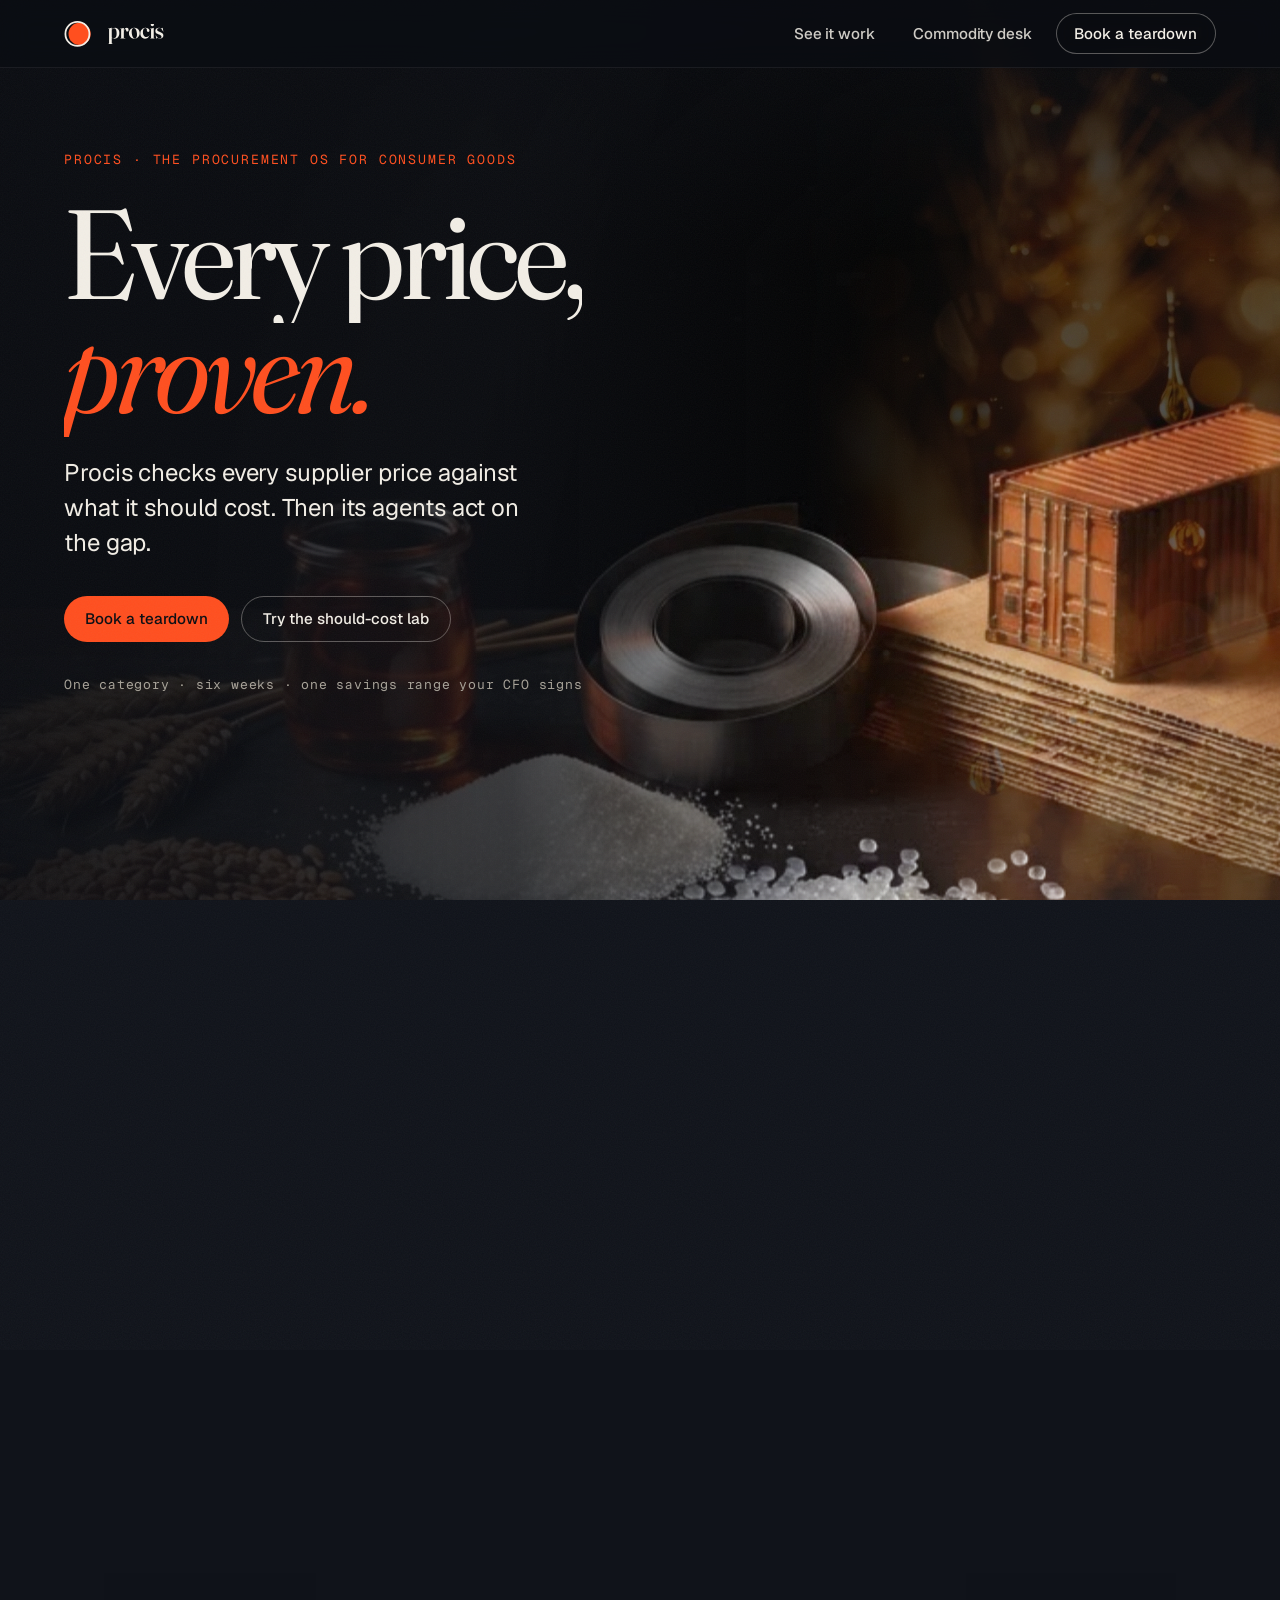
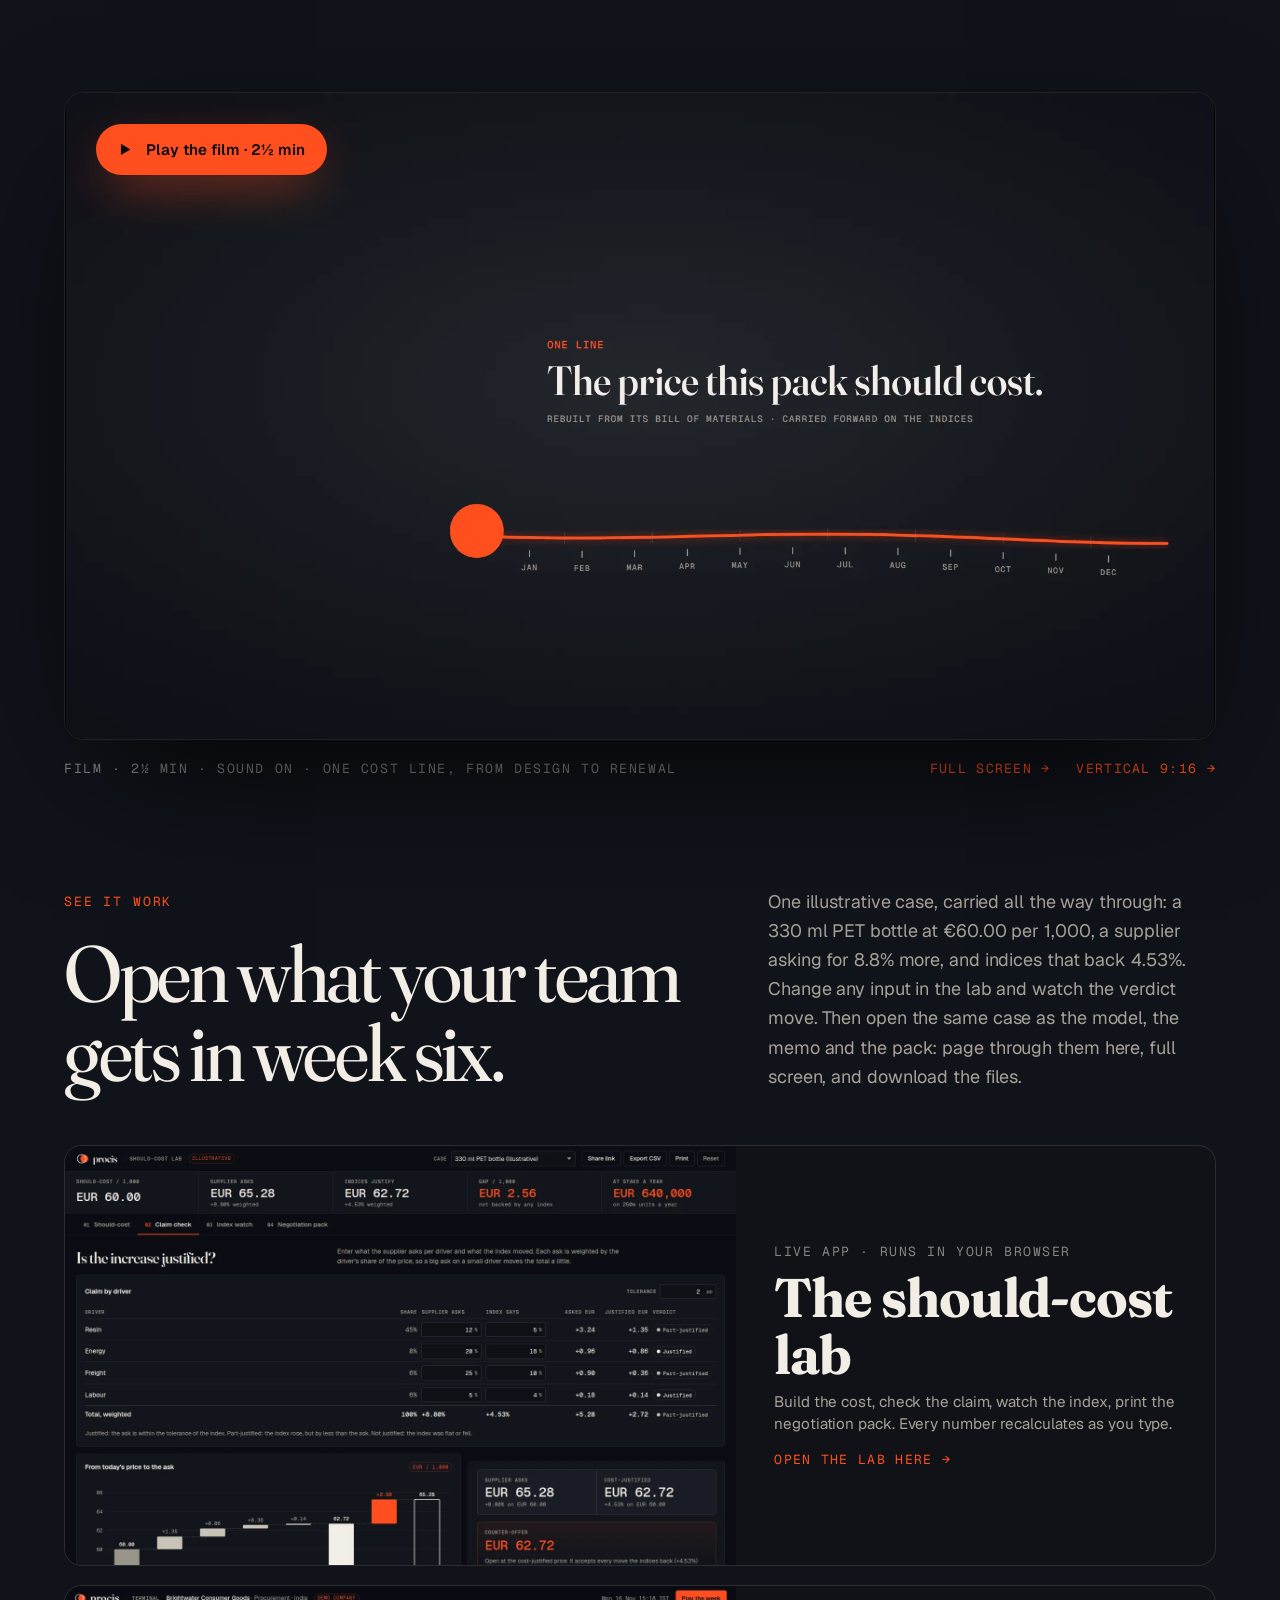
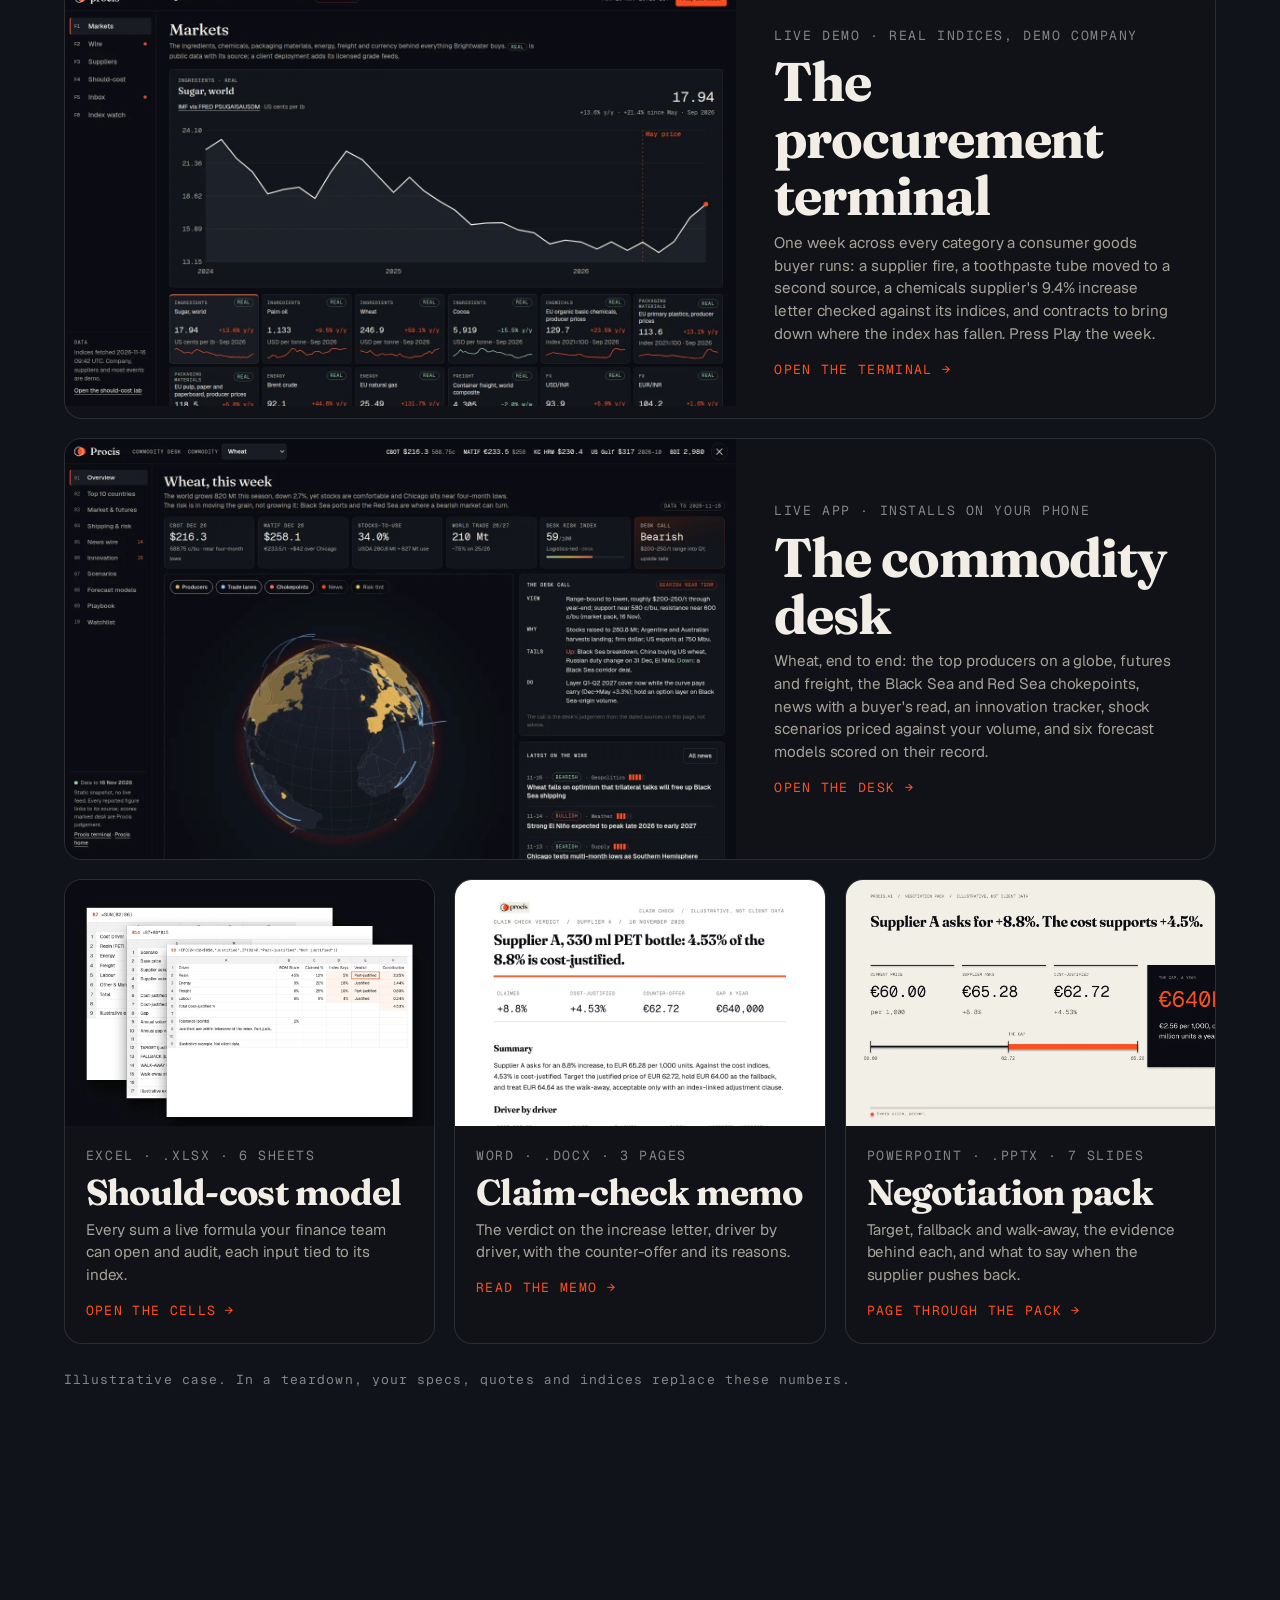
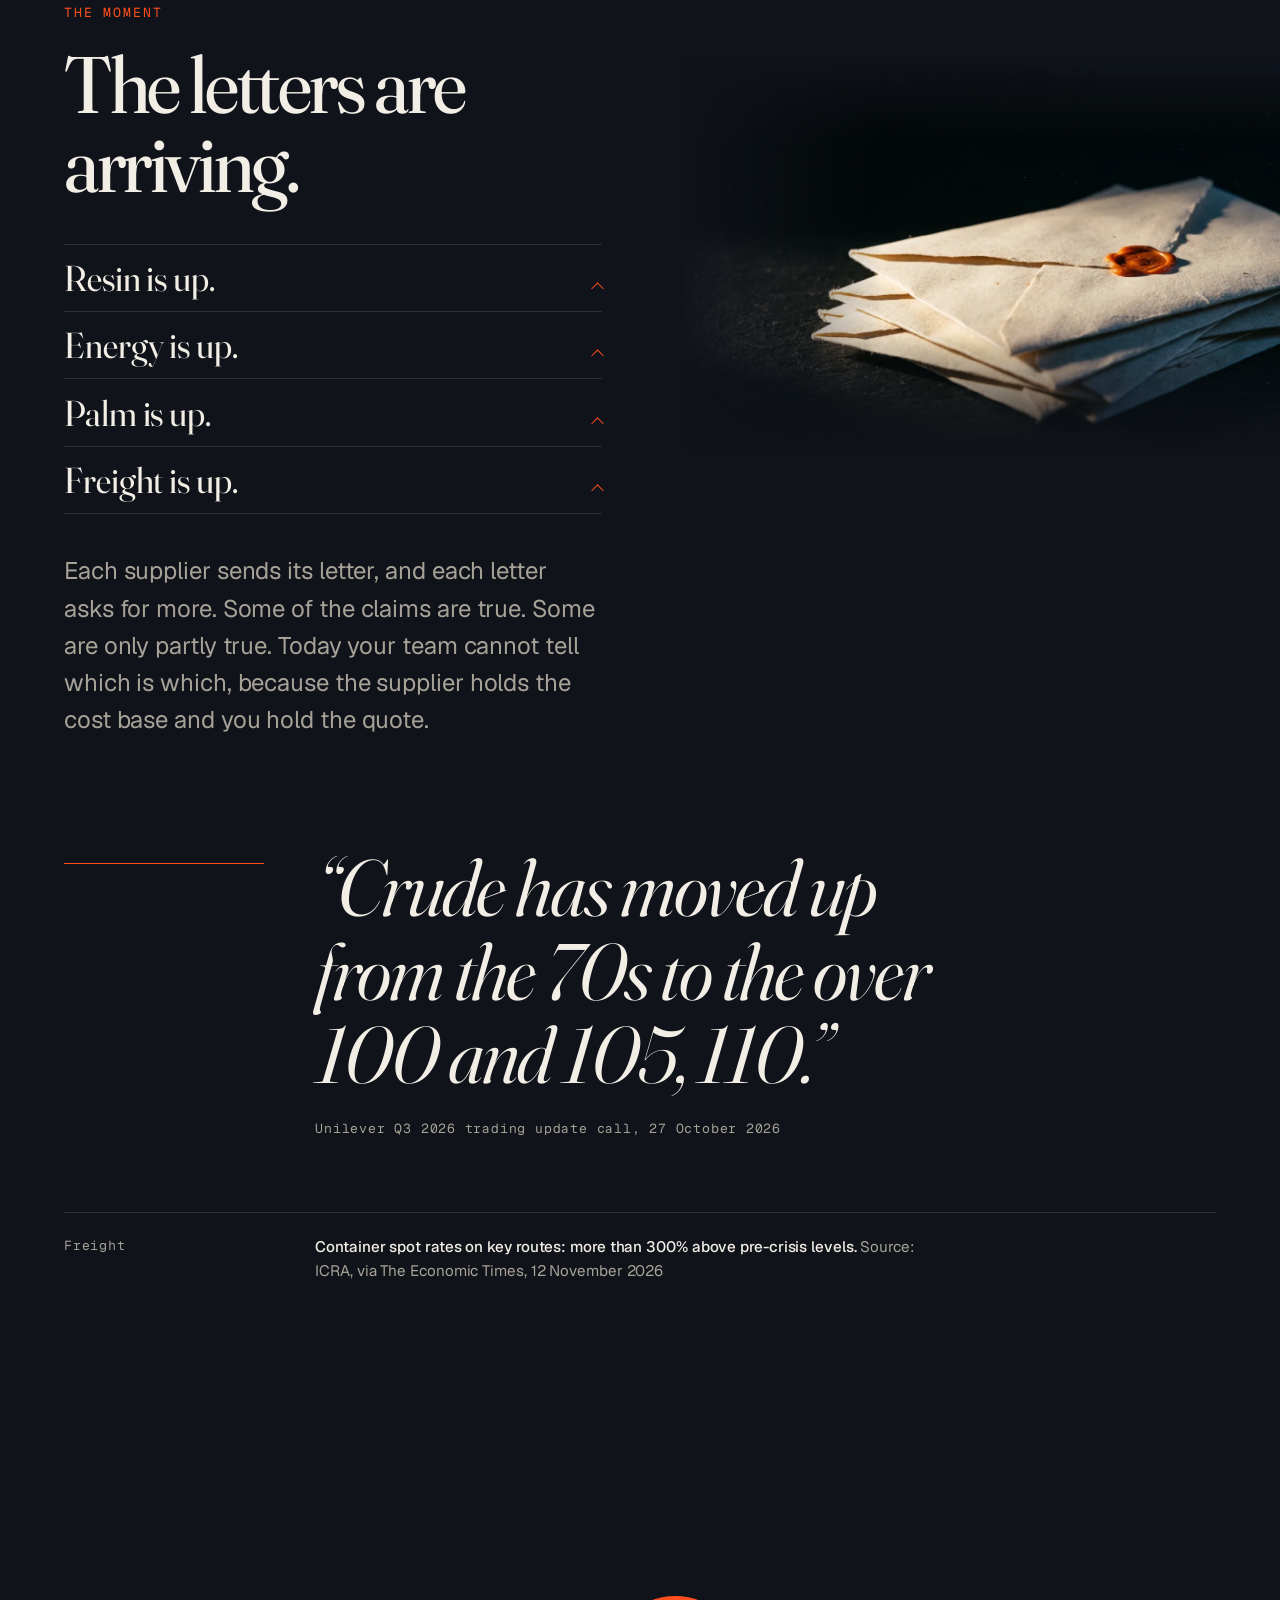
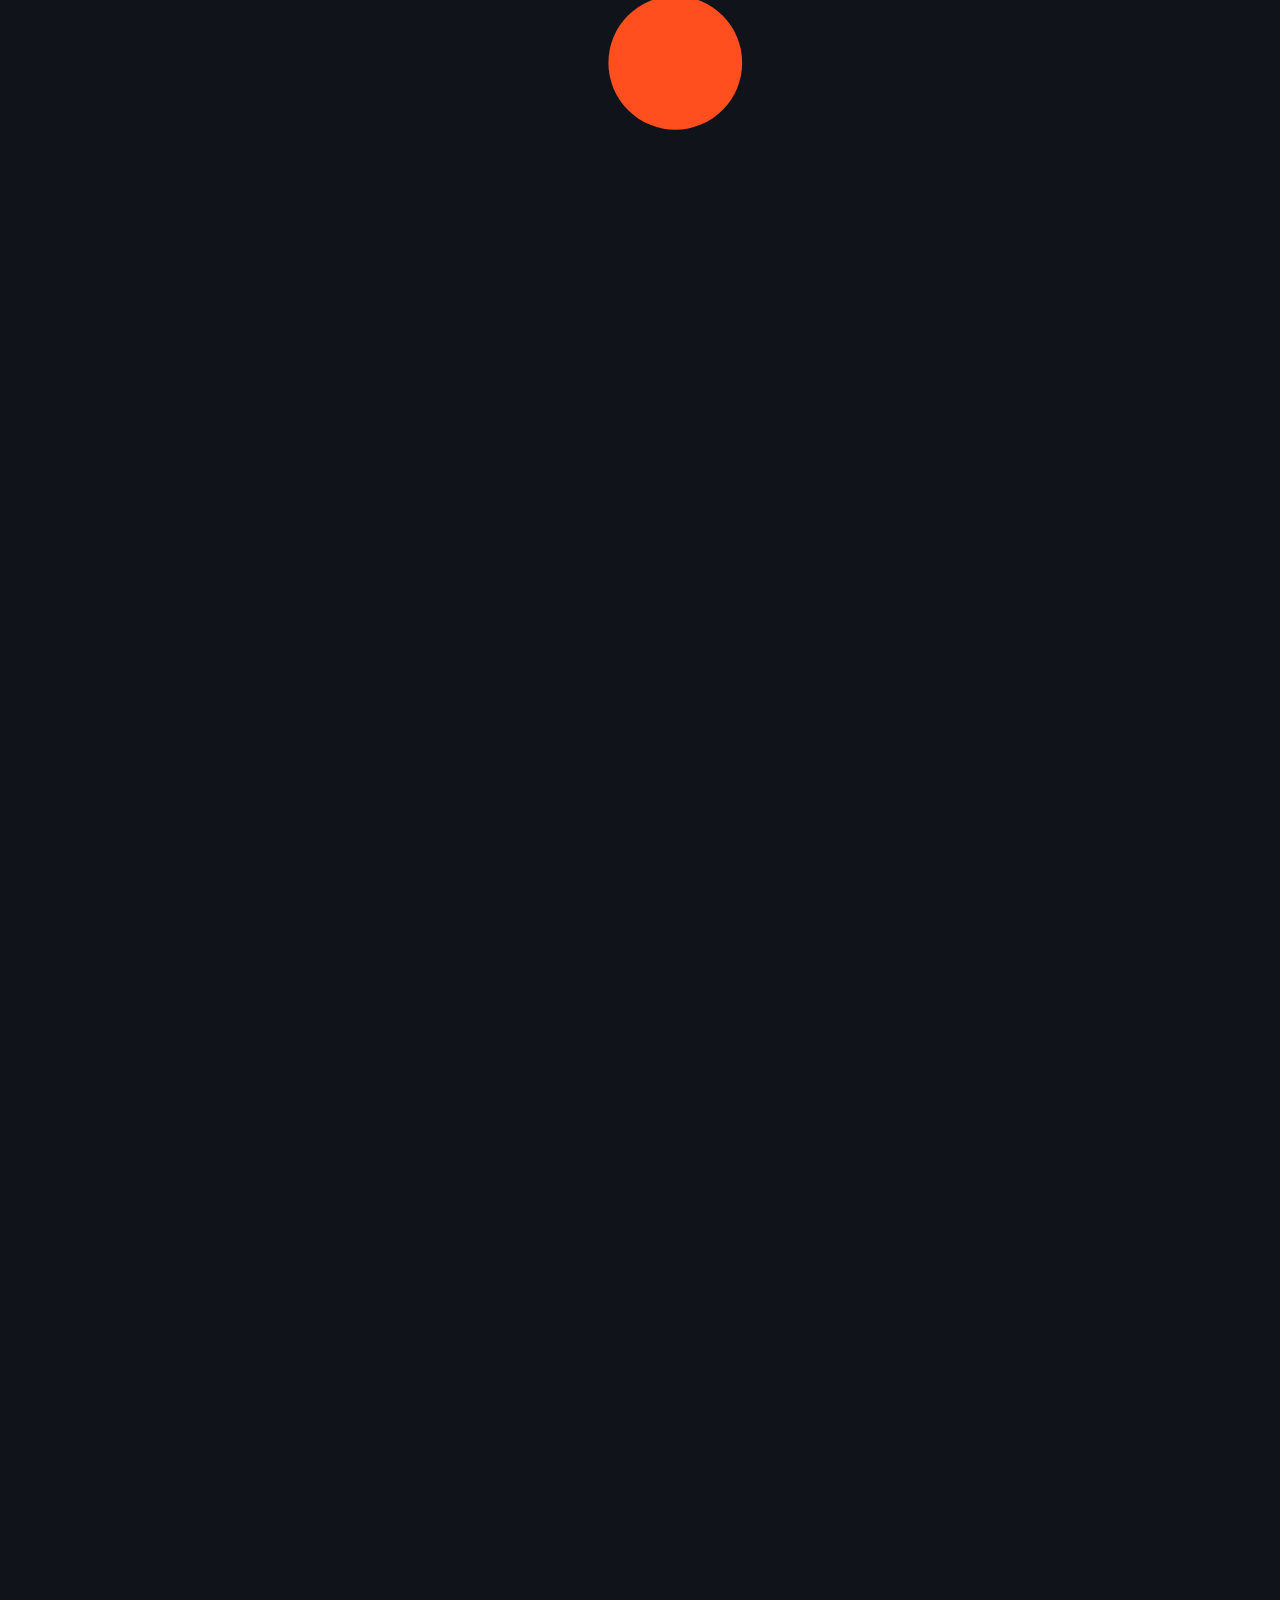
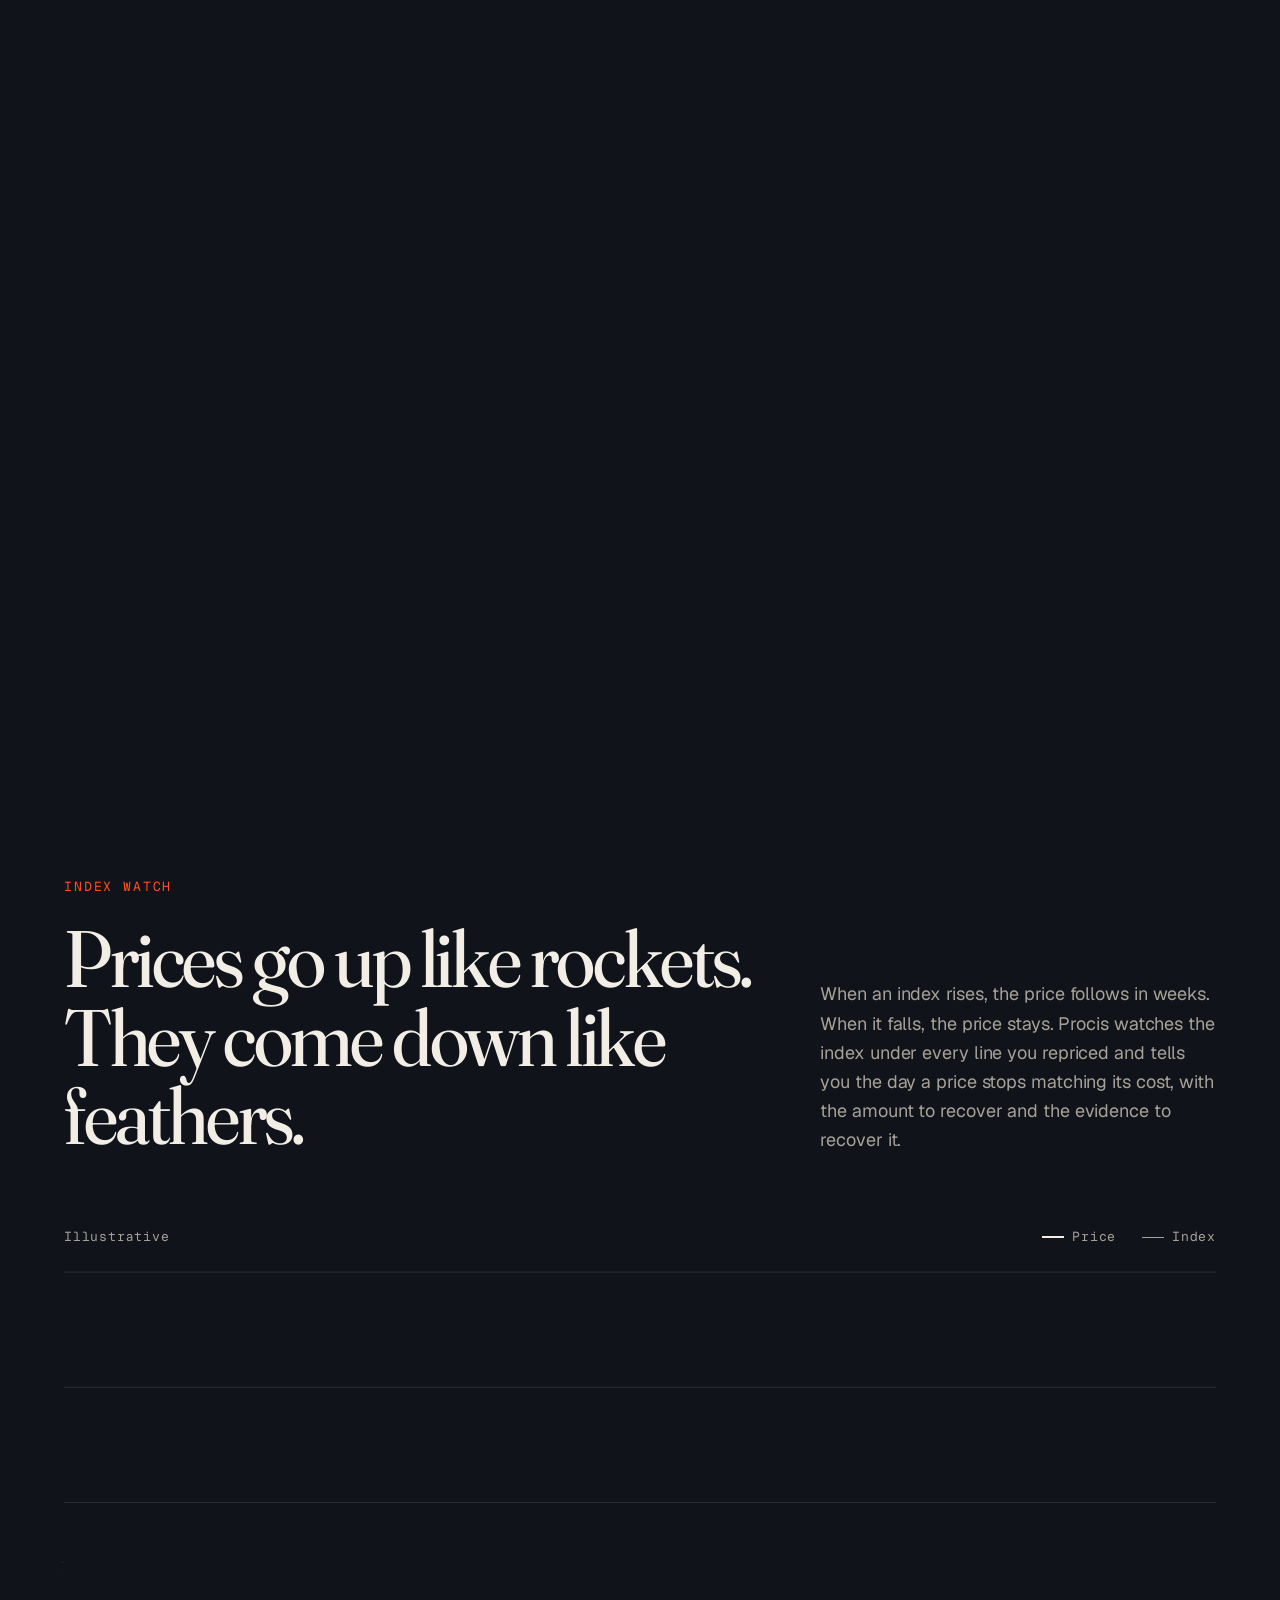
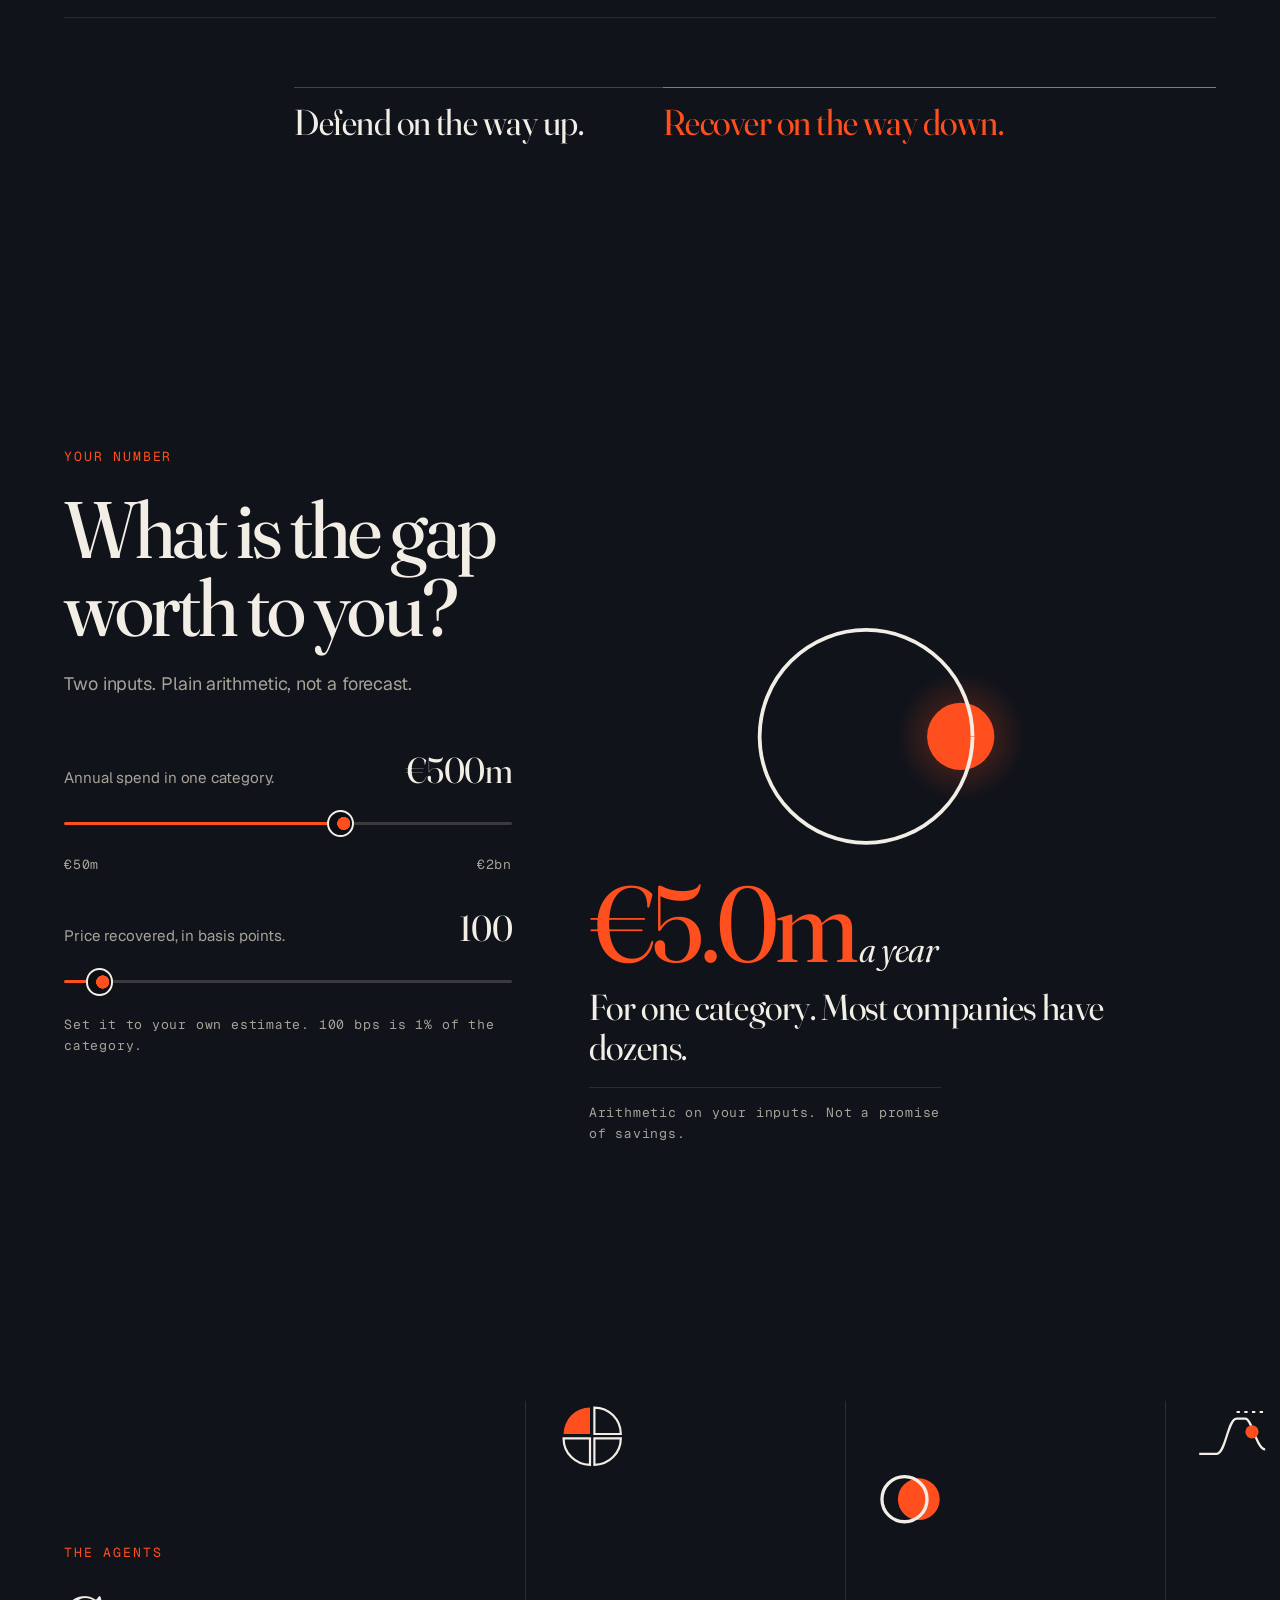
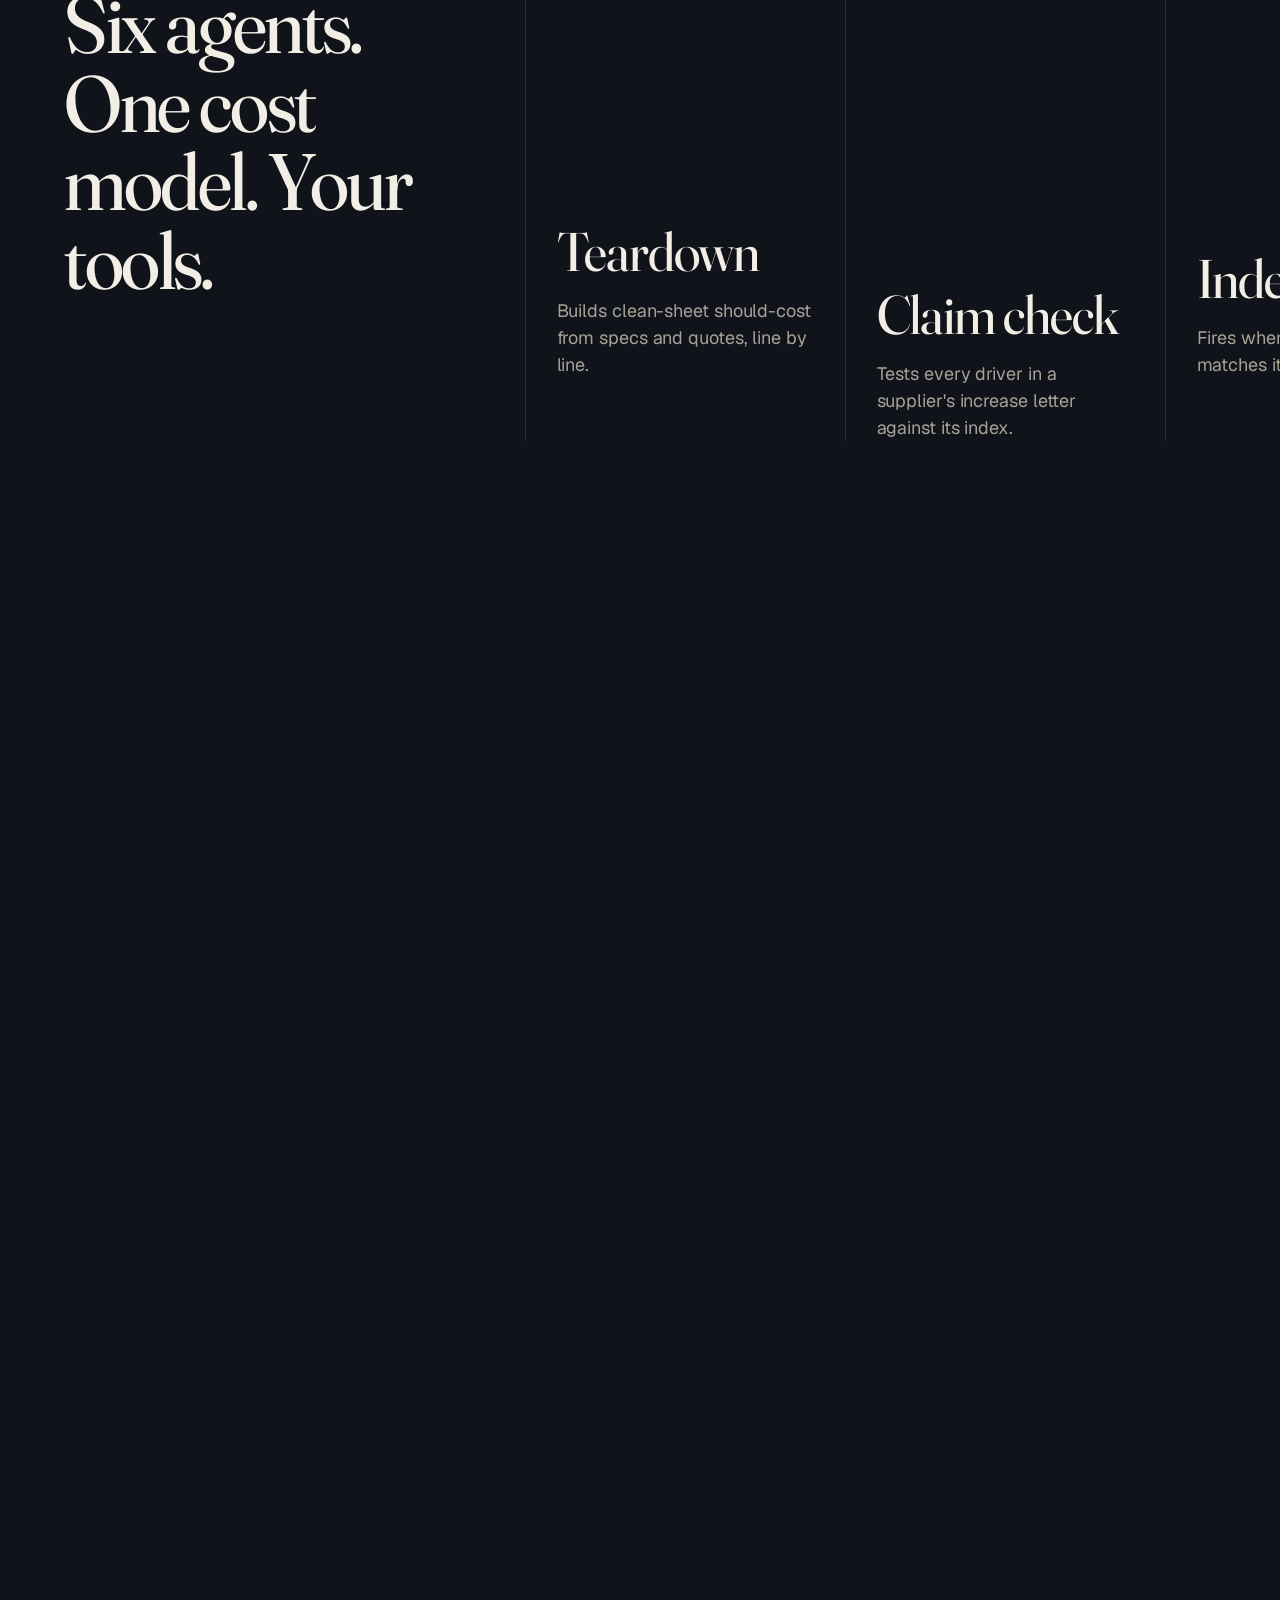
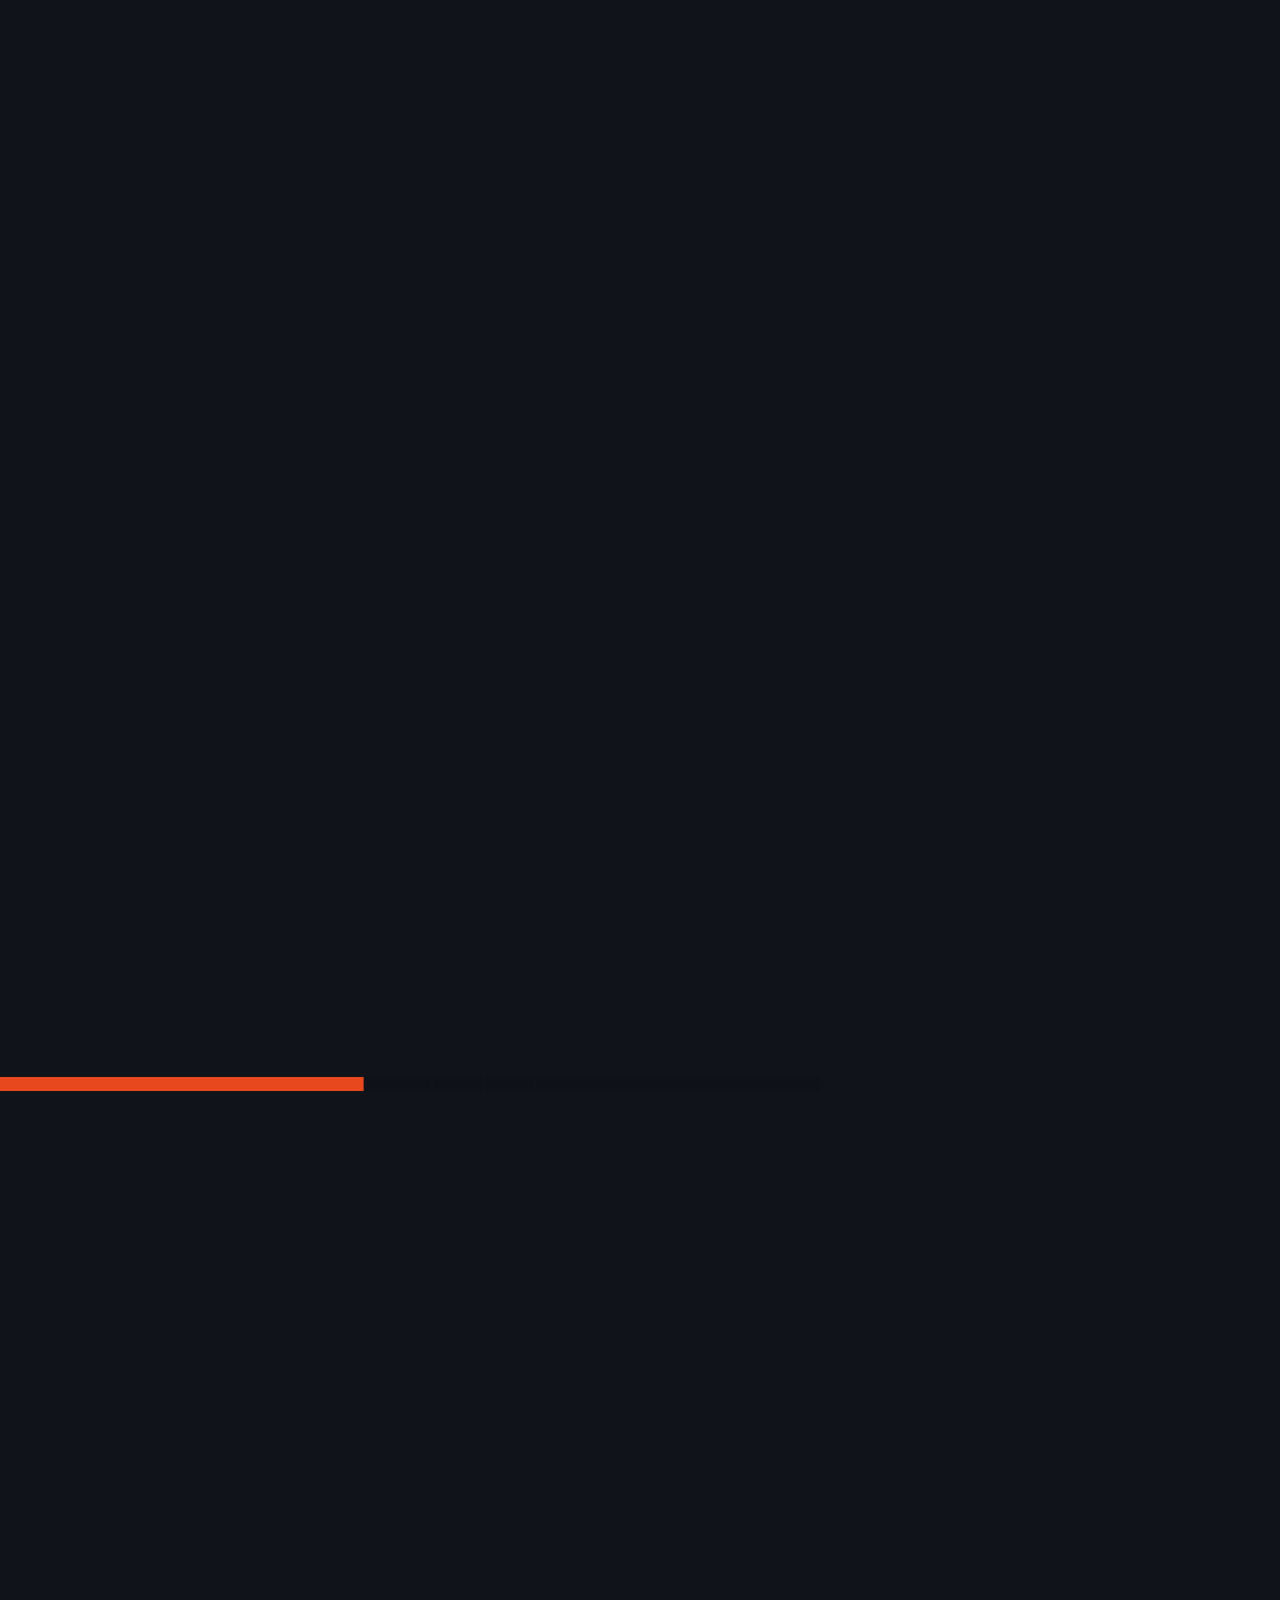
<file: index.html>
<!doctype html>
<html lang="en">
<head>
<meta charset="utf-8">
<meta name="viewport" content="width=device-width, initial-scale=1, viewport-fit=cover">
<title>Procis · Every price, proven.</title>
<meta name="description" content="Procis checks every supplier price against what it should cost. Then its agents act on the gap.">
<meta name="theme-color" content="#0B0D12">
<meta property="og:title" content="Procis · Every price, proven.">
<meta property="og:description" content="Procis checks every supplier price against what it should cost. Then its agents act on the gap.">
<meta property="og:url" content="https://madhuys.github.io/procis/">
<link rel="canonical" href="https://madhuys.github.io/procis/">
<meta property="og:image" content="https://madhuys.github.io/procis/img/og-image.png">
<meta property="og:image:width" content="1200"><meta property="og:image:height" content="630">
<meta property="og:type" content="website">
<meta name="twitter:card" content="summary_large_image">
<meta name="twitter:title" content="Procis · Every price, proven.">
<meta name="twitter:description" content="Procis checks every supplier price against what it should cost. Then its agents act on the gap.">
<meta name="twitter:image" content="https://madhuys.github.io/procis/img/og-image.png">
<link rel="icon" type="image/svg+xml" href="brand/procis-favicon.svg">
<link rel="icon" type="image/png" sizes="32x32" href="brand/favicon-32.png">
<link rel="apple-touch-icon" href="brand/apple-touch-icon.png">
<link rel="preload" href="fonts/Fraunces-VF.woff2" as="font" type="font/woff2" crossorigin>
<link rel="preload" href="fonts/Geist-VF.woff2" as="font" type="font/woff2" crossorigin>
<link rel="preload" href="img/hero-world-v2.webp" as="image" media="(min-width: 861px)">
<link rel="preload" href="img/hero-world-m-v2.webp" as="image" media="(max-width: 860px)">
<link rel="stylesheet" href="scrollcraft.css">
<link rel="stylesheet" href="css/viewer.css?v=20261116e">
<style>
@font-face { font-family: "Fraunces"; src: url("fonts/Fraunces-VF.woff2") format("woff2"); font-weight: 100 900; font-style: normal; font-display: swap; }
@font-face { font-family: "Fraunces"; src: url("fonts/Fraunces-Italic-VF.woff2") format("woff2"); font-weight: 100 900; font-style: italic; font-display: swap; }
@font-face { font-family: "Geist"; src: url("fonts/Geist-VF.woff2") format("woff2"); font-weight: 100 900; font-style: normal; font-display: swap; }
@font-face { font-family: "Geist Mono"; src: url("fonts/GeistMono-VF.woff2") format("woff2"); font-weight: 100 900; font-style: normal; font-display: swap; }

:root {
  --ink: #0B0D12; --bone: #F2EEE6; --ember: #FF4F1F;
  --sc-canvas: #0B0D12;
  --sc-surface: #12151C;
  --sc-ink: #F2EEE6;
  --sc-ink-soft: #A7A298;
  --sc-accent: #FF4F1F;
  --sc-accent-ink: #0B0D12;
  --sc-font-display: "Fraunces", "Iowan Old Style", Georgia, serif;
  --sc-font-text: "Geist", system-ui, sans-serif;
  --sc-font-mono: "Geist Mono", ui-monospace, monospace;
  --nav-h: 4.25rem;
  --dim: color-mix(in oklab, var(--bone) 52%, transparent);
}
html { background: var(--sc-canvas); }
body { font-feature-settings: "ss01", "cv11"; -webkit-font-smoothing: antialiased; }
.sc-display, .disp {
  font-family: var(--sc-font-display);
  font-variation-settings: "opsz" 144, "SOFT" 30, "WONK" 0;
  font-weight: 430;
}
.disp em, .sc-display em { font-style: italic; font-weight: 380; }
.mono { font-family: var(--sc-font-mono); font-size: var(--sc-t-xs); letter-spacing: 0.06em; color: var(--sc-ink-soft); }
.kicker { font-family: var(--sc-font-mono); font-size: var(--sc-t-xs); letter-spacing: 0.14em; text-transform: uppercase; color: var(--ember); margin: 0 0 1.4rem; }
a { color: inherit; }
.grain-on .sc-grain { opacity: 0.06; }

/* ------------------------------------------------------------------ nav -- */
.bar {
  position: fixed; inset: 0 0 auto 0; z-index: 60; height: var(--nav-h);
  display: flex; align-items: center; justify-content: space-between;
  padding-inline: var(--sc-gutter);
  background: color-mix(in oklab, var(--ink) 72%, transparent);
  -webkit-backdrop-filter: blur(14px) saturate(1.2); backdrop-filter: blur(14px) saturate(1.2);
  border-bottom: 1px solid color-mix(in oklab, var(--bone) 7%, transparent);
  color: var(--bone);
}
.bar { transition: background-color 420ms var(--sc-ease-out), color 420ms var(--sc-ease-out), border-color 420ms var(--sc-ease-out); }
.bar.is-light { background: color-mix(in oklab, var(--bone) 78%, transparent); color: var(--ink); border-bottom-color: color-mix(in oklab, var(--ink) 9%, transparent); }
.bar.is-light .brand .mark, .bar.is-light .brand { color: var(--ink); }
.bar.is-light .btn--line { color: var(--ink); border-color: color-mix(in oklab, var(--ink) 30%, transparent); background: color-mix(in oklab, var(--bone) 60%, transparent); }
.bar.is-light .btn--line:hover { border-color: var(--ink); }
.brand .wm { transition: filter 420ms var(--sc-ease-out); }
.bar.is-light .brand .wm { filter: brightness(0.07); }
.brand { display: inline-flex; align-items: center; gap: 0.62rem; text-decoration: none; }
.brand .mark { width: 2.05rem; height: auto; overflow: visible; color: var(--bone); }
.brand .wm { height: 1.32rem; width: auto; margin-top: 0.12rem; }
.btn {
  display: inline-flex; align-items: center; gap: 0.6rem;
  font: 500 var(--sc-t-sm)/1 var(--sc-font-text); letter-spacing: 0;
  padding: 0.9rem 1.3rem; border-radius: 999px; text-decoration: none;
  transition: background-color 200ms var(--sc-ease-out), color 200ms var(--sc-ease-out), border-color 200ms var(--sc-ease-out);
}
.btn--ember { background: var(--ember); color: var(--ink); }
.btn--ember:hover { background: #ff6a40; }
.btn--line { border: 1px solid color-mix(in oklab, var(--bone) 34%, transparent); color: var(--bone); }
.btn--line:hover { border-color: var(--bone); }
.bar .btn { padding: 0.72rem 1.1rem; background: color-mix(in oklab, var(--ink) 55%, transparent); backdrop-filter: blur(10px); -webkit-backdrop-filter: blur(10px); }
.btn .dot { width: 0.42rem; height: 0.42rem; border-radius: 50%; background: currentColor; }

.mark .mark__disc { transform: translateX(var(--off, 0px)); }

/* ================================================================= HERO == */
.hero .sc-stage { background: var(--ink); }
.hero__far, .hero__near, .hero__air { position: absolute; pointer-events: none; }
.hero__far { inset: -7% -3%; }
.hero__lean { position: absolute; inset: 0; translate: calc(var(--hx, 0) * -14px) calc(var(--hy, 0) * -9px); }
.hero__far img { width: 100%; height: 100%; object-fit: cover; object-position: 62% 60%; scale: calc(1.03 + var(--sc-p, 0) * 0.09); transform-origin: 70% 70%; }
.hero__near { top: -14%; bottom: -14%; right: -9vw; width: 46vw; mix-blend-mode: screen; opacity: 0.3; -webkit-mask-image: linear-gradient(to right, transparent, #000 40%); mask-image: linear-gradient(to right, transparent, #000 40%); }
.hero__near .hero__lean { translate: calc(var(--hx, 0) * -42px) calc(var(--hy, 0) * -20px); }
.hero__near img { width: 100%; height: 100%; object-fit: cover; object-position: 30% 50%; }
.hero__air { inset: 0; background:
  linear-gradient(104deg, transparent 18%, color-mix(in oklab, var(--bone) 6%, transparent) 34%, transparent 46%),
  radial-gradient(60% 50% at 82% 88%, color-mix(in oklab, var(--ember) 9%, transparent), transparent 70%);
  mix-blend-mode: screen; opacity: calc(0.9 - var(--sc-p, 0) * 0.5); }
.hero__scrim { position: absolute; inset: 0; pointer-events: none; background:
  linear-gradient(to bottom, color-mix(in oklab, var(--ink) 70%, transparent) 0%, transparent 28%),
  linear-gradient(90deg, color-mix(in oklab, var(--ink) 94%, transparent) 0%, color-mix(in oklab, var(--ink) 80%, transparent) 40%, color-mix(in oklab, var(--ink) 40%, transparent) 56%, transparent 70%); }
.hero__copy { position: absolute; z-index: 20; left: var(--sc-gutter); top: calc(var(--nav-h) + 9vh); max-width: min(52rem, 64vw); }
.hero h1 { font-size: clamp(3.6rem, 1.2rem + 8.4vw, 9.6rem); line-height: 0.9; letter-spacing: -0.035em; margin: 0 0 2rem; font-weight: 400; }
.hero h1 .ln { display: block; overflow: hidden; padding-bottom: 0.1em; margin-bottom: -0.1em; }
.hero h1 .ln > span { display: inline-block; animation: lineUp 1100ms var(--sc-ease-out) both; }
.hero h1 .ln:nth-child(2) > span { animation-delay: 140ms; }
.hero h1 em { color: var(--ember); }
@keyframes lineUp { from { transform: translate3d(0, 105%, 0); opacity: 0; } to { transform: none; opacity: 1; } }
.hero__sub { font-size: var(--sc-t-lg); line-height: 1.45; max-width: 30ch; color: var(--bone); margin: 0 0 2.2rem; text-wrap: pretty; }
.hero__cta { display: flex; flex-wrap: wrap; gap: 0.8rem; margin-bottom: 2rem; }
.hero__small { margin: 0; }
.hero__eyebrow { margin-bottom: 1.6rem; }

/* ============================================================== LETTERS == */
.letters { padding-block: clamp(7rem, 16vh, 12rem) clamp(5rem, 12vh, 9rem); }
.letters__grid { display: grid; grid-template-columns: minmax(0, 6fr) minmax(0, 6fr); gap: clamp(2rem, 6vw, 7rem); align-items: start; }
.letters h2 { font-size: var(--sc-t-3xl); line-height: 0.98; letter-spacing: -0.03em; margin: 0 0 2.6rem; max-width: 12ch; }
.ups { list-style: none; padding: 0; margin: 0 0 2.4rem; border-top: 1px solid var(--sc-hairline); }
.ups li { font-family: var(--sc-font-display); font-variation-settings: "opsz" 144; font-size: var(--sc-t-xl); line-height: 1; padding: 0.95rem 0; border-bottom: 1px solid var(--sc-hairline); display: flex; justify-content: space-between; align-items: baseline; }
.ups li::after { content: ""; width: 0.55rem; height: 0.55rem; border-top: 1.5px solid var(--ember); border-right: 1.5px solid var(--ember); transform: rotate(-45deg) translate(-0.1rem, 0.1rem); }
.letters .sc-body { font-size: var(--sc-t-lg); line-height: 1.55; color: var(--sc-ink-soft); max-width: 34ch; }
.letters__media { position: relative; margin: 0; aspect-ratio: 3 / 2; margin-top: 6vh; }
.letters__media img { width: 100%; height: 100%; object-fit: cover; display: block; }
.letters__media { margin-right: calc(-1 * var(--sc-gutter)); }
.letters__media img { --mx: linear-gradient(to right, transparent 0%, #000 34%); --my: linear-gradient(to bottom, transparent 0%, #000 22%, #000 70%, transparent 100%); -webkit-mask-image: var(--mx), var(--my); -webkit-mask-composite: source-in; mask-image: var(--mx), var(--my); mask-composite: intersect; }
.quote { margin: clamp(5rem, 12vh, 9rem) 0 0; display: grid; grid-template-columns: minmax(0, 2fr) minmax(0, 9fr); gap: clamp(1.5rem, 4vw, 4rem); }
.quote blockquote { margin: 0; font-family: var(--sc-font-display); font-style: italic; font-weight: 360; font-variation-settings: "opsz" 144; font-size: var(--sc-t-3xl); line-height: 1.04; letter-spacing: -0.025em; max-width: 22ch; text-wrap: balance; }
.quote figcaption { grid-column: 2; margin-top: 1.4rem; }
.quote__rule { height: 1px; background: var(--ember); margin-top: 0.9em; }
.fact { display: grid; grid-template-columns: minmax(0, 2fr) minmax(0, 9fr); gap: clamp(1.5rem, 4vw, 4rem); margin-top: clamp(3.5rem, 8vh, 6rem); padding-top: 1.4rem; border-top: 1px solid var(--sc-hairline); }
.fact p { margin: 0; max-width: 62ch; color: var(--sc-ink-soft); font-size: var(--sc-t-sm); line-height: 1.6; }
.fact p strong { color: var(--bone); font-weight: 500; }

/* ======================================================= CLAIM CHECK ==== */
.claim .sc-stage { display: grid; grid-template-columns: minmax(0, 5fr) minmax(0, 7fr); gap: clamp(2rem, 5vw, 6rem); align-items: center; padding: calc(var(--nav-h) + 2vh) var(--sc-gutter) 4vh; }
.claim__head { align-self: center; }
.claim__head h2 { font-size: clamp(2.4rem, 1.2rem + 3.3vw, 4.6rem); line-height: 0.98; letter-spacing: -0.03em; margin: 0 0 1.8rem; max-width: 13ch; }
.claim__head .sc-body { font-size: var(--sc-t-base); max-width: 40ch; }
.claim__caption { margin-top: 2.4rem; max-width: 44ch; font-size: var(--sc-t-sm); line-height: 1.55; color: var(--sc-ink-soft); padding-left: 1rem; border-left: 1.5px solid var(--ember); opacity: 0; transition: opacity 600ms var(--sc-ease-out); }
.claim.is-resolved .claim__caption { opacity: 1; }
.board { opacity: 0; }
.board > :not(.instr), .instr .read { opacity: var(--bo, 1); }
.pl { font-family: var(--sc-font-text); font-variation-settings: normal; font-weight: 300; font-size: 0.82em; vertical-align: 0.08em; margin-right: 0.04em; }
.board__label { margin: 0 0 1.4rem; }
.instr { display: grid; grid-template-columns: auto 1fr; gap: clamp(1.4rem, 3vw, 3rem); align-items: center; margin-bottom: clamp(1.2rem, 3vh, 2.2rem); }
.instr svg { width: clamp(9rem, 22vh, 14rem); height: auto; overflow: visible; color: var(--bone); }
.instr .ring { stroke-dasharray: 1; stroke-dashoffset: var(--draw, 0); }
.instr .disc { transform: translateX(var(--off, 0px)); }
.instr .halo { opacity: 0; transition: opacity 500ms var(--sc-ease-out); }
.claim.is-resolved .instr .halo { opacity: 1; }
.read { display: grid; gap: 1.1rem; }
.read__item { display: grid; gap: 0.25rem; }
.read__k { font-family: var(--sc-font-mono); font-size: var(--sc-t-xs); letter-spacing: 0.12em; text-transform: uppercase; color: var(--sc-ink-soft); }
.read__v { font-family: var(--sc-font-display); font-variation-settings: "opsz" 144; font-weight: 400; font-size: clamp(2.2rem, 1rem + 2.6vw, 3.8rem); line-height: 0.92; letter-spacing: -0.02em; font-variant-numeric: tabular-nums lining-nums; }
.read__v--ember { color: var(--ember); }
.ledger { font-family: var(--sc-font-mono); font-size: clamp(0.78rem, 0.7rem + 0.22vw, 0.92rem); }
.ledger .tr { display: grid; grid-template-columns: minmax(0, 2fr) minmax(0, 0.7fr) minmax(0, 0.9fr) minmax(0, 0.9fr) minmax(0, 1.9fr); align-items: center; column-gap: 0.9rem; padding: 0.82rem 0 0.95rem; border-bottom: 1px solid var(--sc-hairline); position: relative; transition: opacity 260ms var(--sc-ease-out); }
.ledger .th { color: var(--sc-ink-soft); font-size: 0.72rem; letter-spacing: 0.1em; text-transform: uppercase; padding-block: 0 0.7rem; border-bottom-color: var(--sc-hairline-strong); }
.ledger .num { text-align: right; font-variant-numeric: tabular-nums; }
.ledger .vcell { text-align: right; }
.row .driver { font-family: var(--sc-font-text); font-size: 1.04em; color: var(--bone); letter-spacing: 0; }
.row { opacity: 0.42; }
.row.is-testing, .row.is-done { opacity: 1; }
.row .idx { color: var(--dim); }
.row.is-testing .idx, .row.is-done .idx { color: var(--bone); }
.row::before { content: ""; position: absolute; inset: 0 -1rem; background: color-mix(in oklab, var(--bone) 5%, transparent); opacity: 0; transition: opacity 260ms var(--sc-ease-out); pointer-events: none; }
.row.is-testing::before { opacity: 1; }
.bars { position: absolute; left: 0; right: 0; bottom: -1px; height: 3px; pointer-events: none; }
.bars i { position: absolute; left: 0; top: 0; height: 3px; width: 100%; transform-origin: 0 50%; }
.bars .b-claim { transform: scaleX(var(--w)); background: color-mix(in oklab, var(--bone) 30%, transparent); }
.bars .b-idx { transform: scaleX(0); background: var(--ember); }
.vd { display: inline-block; font-style: normal; padding: 0.3rem 0.55rem; border-radius: 3px; border: 1px solid currentColor; opacity: 0; transform: scale(1.4); transition: opacity 220ms var(--sc-ease-out), transform 360ms cubic-bezier(.2, 1.6, .4, 1); white-space: nowrap; }
.vd--ok { color: var(--bone); }
.vd--part { color: var(--ember); }
.vd--none { border-color: transparent; color: var(--sc-ink-soft); }
.row.is-verdict .vd { opacity: 1; transform: none; }
.result { display: flex; flex-wrap: wrap; gap: 0.6rem 1.6rem; margin-top: 1.4rem; font-family: var(--sc-font-mono); font-size: var(--sc-t-xs); letter-spacing: 0.06em; }
.result span { display: inline-flex; align-items: center; gap: 0.55rem; opacity: 0; transform: translate3d(0, 8px, 0); transition: opacity 420ms var(--sc-ease-out), transform 420ms var(--sc-ease-out); }
.result span::before { content: ""; width: 0.5rem; height: 0.5rem; border-radius: 50%; background: var(--ember); }
.result span:nth-child(2) { transition-delay: 120ms; }
.claim.is-resolved .result span { opacity: 1; transform: none; }
@media (hover: hover) and (pointer: fine) {
  .ledger:hover .row.is-done { opacity: 0.45; }
  .ledger .row.is-done:hover { opacity: 1; }
  .ledger .row.is-done:hover::before { opacity: 1; }
}

/* ============================================================ ROCKETS === */
.rockets { padding-block: clamp(7rem, 16vh, 12rem) clamp(5rem, 10vh, 8rem); }
.rockets__top { display: grid; grid-template-columns: minmax(0, 7fr) minmax(0, 4fr); gap: clamp(2rem, 5vw, 6rem); align-items: end; margin-bottom: clamp(3rem, 8vh, 5rem); }
.rockets h2 { font-size: var(--sc-t-3xl); line-height: 0.98; letter-spacing: -0.03em; margin: 0; max-width: 16ch; }
.rockets .sc-body { font-size: var(--sc-t-base); }
.chart { position: relative; }
.chart__label { position: absolute; top: 0; left: 0; margin: 0; }
.chart__legend { position: absolute; top: 0; right: 0; display: flex; gap: 1.6rem; margin: 0; }
.chart__legend span { display: inline-flex; align-items: center; gap: 0.5rem; }
.chart__legend span::before { content: ""; width: 1.4rem; height: 0; border-top: 2px solid var(--bone); }
.chart__legend .lg-idx::before { border-top: 1.6px solid var(--sc-ink-soft); }
.chart__plot { position: relative; aspect-ratio: 1000 / 380; margin-top: 2.4rem; }
.chart svg { position: absolute; inset: 0; width: 100%; height: 100%; overflow: visible; }
.chart .grid line { stroke: var(--sc-hairline); stroke-width: 1; vector-effect: non-scaling-stroke; }
.chart .ln { fill: none; vector-effect: non-scaling-stroke; stroke-linecap: round; clip-path: inset(-40px 100% -40px -40px); }
.chart .ln--idx { stroke: var(--sc-ink-soft); stroke-width: 1.6; }
.chart .ln--px { stroke: var(--bone); stroke-width: 2.6; }
.chart .gap { fill: url(#hatch); }
.chart .gap-edge { fill: color-mix(in oklab, var(--ember) 22%, transparent); }
.chart__gap { position: absolute; inset: 0; }
.chart__gap circle { fill: var(--ember); }
.chart__notes { display: grid; grid-template-columns: 20% 32% 48%; margin-top: 1.4rem; font-family: var(--sc-font-display); font-variation-settings: "opsz" 144; font-size: var(--sc-t-xl); line-height: 1.05; letter-spacing: -0.015em; }
.chart__notes p { margin: 0; padding-top: 1rem; border-top: 1px solid var(--sc-hairline-strong); }
.chart__notes .n-up { grid-column: 2; }
.chart__notes .n-down { grid-column: 3; color: var(--ember); border-top-color: var(--ember); padding-left: 0; }
@media (max-width: 860px) { .chart__plot { aspect-ratio: 1000 / 560; } }

/* ======================================================= YOUR NUMBER === */
.sr { position: absolute; width: 1px; height: 1px; overflow: hidden; clip: rect(0 0 0 0); white-space: nowrap; margin: -1px; }
.calc { padding-block: clamp(6rem, 14vh, 10rem); }
.calc__in { display: grid; grid-template-columns: minmax(0, 5fr) minmax(0, 7fr); grid-template-areas: "copy dev" "ctl dev"; column-gap: clamp(2rem, 6vw, 7rem); row-gap: clamp(2.4rem, 6vh, 4rem); align-items: start; min-height: 74vh; }
.calc__copy { grid-area: copy; align-self: end; }
.calc h2 { font-size: var(--sc-t-3xl); line-height: 0.98; letter-spacing: -0.03em; margin: 0 0 1.4rem; max-width: 12ch; }
.calc .sc-body { font-size: var(--sc-t-base); margin: 0; }
.calc__ctl { grid-area: ctl; display: grid; gap: 2.2rem; }
.ctl__row { display: flex; justify-content: space-between; align-items: baseline; gap: 1rem; margin-bottom: 0.7rem; }
.ctl__row label { font-size: var(--sc-t-sm); color: var(--sc-ink-soft); }
.ctl__v { font-family: var(--sc-font-display); font-variation-settings: "opsz" 144; font-size: var(--sc-t-xl); line-height: 1; letter-spacing: -0.015em; font-variant-numeric: tabular-nums lining-nums; color: var(--bone); white-space: nowrap; }
.ctl__ends { display: flex; justify-content: space-between; margin-top: 0.5rem; }
.ctl__hint { margin: 0.6rem 0 0; }
.rng { -webkit-appearance: none; appearance: none; display: block; width: 100%; height: 2.75rem; margin: 0; background: transparent; cursor: pointer; touch-action: pan-y; --f: 50%; }
.rng:focus { outline: none; }
.rng::-webkit-slider-runnable-track { height: 3px; border-radius: 2px; background: linear-gradient(90deg, var(--ember) 0 var(--f), color-mix(in oklab, var(--bone) 18%, transparent) var(--f) 100%); }
.rng::-moz-range-track { height: 3px; border-radius: 2px; background: linear-gradient(90deg, var(--ember) 0 var(--f), color-mix(in oklab, var(--bone) 18%, transparent) var(--f) 100%); }
.rng::-webkit-slider-thumb { -webkit-appearance: none; appearance: none; width: 1.7rem; height: 1.7rem; margin-top: calc(-0.85rem + 1.5px); border-radius: 50%; border: 2px solid var(--bone); background: radial-gradient(circle at 64% 50%, var(--ember) 0 34%, var(--ink) 36%); transition: transform 200ms var(--sc-ease-out); }
.rng::-moz-range-thumb { width: 1.7rem; height: 1.7rem; border-radius: 50%; border: 2px solid var(--bone); background: radial-gradient(circle at 64% 50%, var(--ember) 0 34%, var(--ink) 36%); box-sizing: border-box; }
.rng:active::-webkit-slider-thumb { transform: scale(1.12); }
.rng:focus-visible::-webkit-slider-thumb { box-shadow: 0 0 0 4px var(--ink), 0 0 0 6px var(--ember); }
.rng:focus-visible::-moz-range-thumb { box-shadow: 0 0 0 4px var(--ink), 0 0 0 6px var(--ember); }
.calc__dev { grid-area: dev; align-self: center; display: grid; justify-items: start; }
.calc__svg { width: min(100%, 64vh, 40rem); height: auto; overflow: visible; color: var(--bone); }
.calc__svg .c-ring { stroke-dasharray: 1; stroke-dashoffset: var(--draw, 0); }
.calc__out { margin-top: clamp(0.6rem, 2vh, 1.4rem); }
.calc__fig { margin: 0; color: var(--ember); font-size: clamp(3.6rem, 1.6rem + 6.4vw, 8.2rem); line-height: 0.88; letter-spacing: -0.04em; font-weight: 400; font-variant-numeric: tabular-nums lining-nums; white-space: nowrap; }
.calc__unit { font-size: 0.34em; letter-spacing: -0.01em; color: var(--bone); font-style: italic; font-weight: 380; }
.calc__line { margin: 1.1rem 0 0; font-family: var(--sc-font-display); font-variation-settings: "opsz" 144; font-size: var(--sc-t-xl); line-height: 1.1; letter-spacing: -0.012em; max-width: 26ch; }
.calc__foot { margin: 1.2rem 0 0; padding-top: 0.9rem; border-top: 1px solid var(--sc-hairline); max-width: 44ch; }

/* ============================================================== AGENTS === */
.agents .sc-stage { display: flex; align-items: center; }
.agents__head { position: absolute; z-index: 2; left: var(--sc-gutter); top: 50%; width: calc(min(36vw, 34rem) - 5vw); transform: translate3d(var(--hx2, 0px), -50%, 0); opacity: var(--ho, 1); pointer-events: none; }
.agents__head h2 { font-size: var(--sc-t-3xl); line-height: 0.98; letter-spacing: -0.03em; margin: 0; max-width: 11ch; }
.rail { gap: 0; align-items: stretch; padding-left: var(--sc-gutter); padding-right: 12vw; height: min(72vh, 40rem); }
.rail > * { flex: 0 0 auto; }
.rail__lead { width: min(36vw, 34rem); padding-right: 5vw; display: flex; flex-direction: column; justify-content: center; }
.agent { width: min(25vw, 23rem); padding: 0 2.4vw; border-left: 1px solid var(--sc-hairline); display: flex; flex-direction: column; justify-content: space-between; }
.agent svg { width: 4.4rem; height: 4.4rem; overflow: visible; color: var(--bone); }
.agent h3 { font-family: var(--sc-font-display); font-variation-settings: "opsz" 144; font-weight: 420; font-size: var(--sc-t-2xl); line-height: 1; letter-spacing: -0.02em; margin: 0 0 1.1rem; }
.agent p { margin: 0; color: var(--sc-ink-soft); font-size: var(--sc-t-base); line-height: 1.5; max-width: 26ch; }
.agent:nth-of-type(even) { padding-top: 7vh; }
.agent:nth-of-type(odd) { padding-bottom: 7vh; }
.trust { width: min(40vw, 36rem); margin-left: 3vw; padding: 0 0 0 3vw; border-left: 1.5px solid var(--ember); display: flex; flex-direction: column; justify-content: center; gap: 0; }
.trust p { margin: 0; padding: 1.4rem 0; border-bottom: 1px solid var(--sc-hairline); font-family: var(--sc-font-display); font-variation-settings: "opsz" 144; font-size: var(--sc-t-xl); line-height: 1.12; letter-spacing: -0.012em; max-width: 22ch; }
.trust p:last-child { border-bottom: 0; }

/* ========================================================= PARTNERSHIP == */
.partner { color: var(--ink); }
.partner .sc-stage { display: grid; place-items: center; text-align: center; color: var(--ink); }
.partner__in { position: relative; z-index: 2; padding-inline: var(--sc-gutter); }
.partner .kicker { color: #C2381A; }
.partner h2 { font-size: clamp(2.8rem, 1.2rem + 5.2vw, 7rem); line-height: 0.95; letter-spacing: -0.035em; margin: 0 auto 2.2rem; max-width: 14ch; color: var(--ink); }
.partner .sc-body { margin-inline: auto; color: #4A463F; font-size: var(--sc-t-lg); line-height: 1.5; max-width: 44ch; }
.split-bar { position: absolute; left: 50%; width: min(64vw, 60rem); height: 0.9rem; display: flex; gap: 3px; margin-left: calc(min(64vw, 60rem) / -2); z-index: 1; }
.split-bar i { display: block; height: 100%; background: color-mix(in oklab, var(--ink) 16%, transparent); }
.split-bar i:first-child { background: var(--ember); opacity: 0.9; }
.split-bar--a { top: 14vh; transform: translateX(var(--sa, -18vw)); }
.split-bar--b { bottom: 14vh; transform: translateX(var(--sb, 18vw)); }

/* ============================================================ THE WEEKS == */
.weeks { color: var(--ink); --soft: #4A463F; --line: color-mix(in oklab, var(--ink) 16%, transparent); }
.weeks .sc-stage { display: grid; align-items: center; color: var(--ink); }
.weeks__in { display: grid; grid-template-columns: minmax(0, 5fr) minmax(0, 7fr); gap: clamp(2rem, 6vw, 7rem); align-items: center; padding: calc(var(--nav-h) + 3vh) var(--sc-gutter) 4vh; max-width: var(--sc-maxw); margin-inline: auto; width: 100%; }
.weeks .kicker { color: #C2381A; }
.weeks h2 { font-size: var(--sc-t-3xl); line-height: 0.98; letter-spacing: -0.03em; margin: 0; max-width: 11ch; color: var(--ink); }
.weeks__body { position: relative; }
.tl { list-style: none; margin: 0; padding: 0; position: relative; z-index: 1; }
.tl__row { display: grid; grid-template-columns: 1.6rem minmax(7.5rem, 2fr) minmax(0, 6fr); column-gap: 1.2rem; align-items: baseline; padding: clamp(0.9rem, 2.2vh, 1.4rem) 0; border-bottom: 1px solid var(--line); opacity: 0.32; transition: opacity 420ms var(--sc-ease-out); }
.tl__row:first-child { border-top: 1px solid var(--line); }
.tl__row.is-on { opacity: 1; }
.tl__node { position: relative; align-self: start; margin-top: 0.15rem; width: 1.1rem; height: 1.1rem; border-radius: 50%; border: 1.5px solid var(--ink); background: var(--bone); }
.tl__node i { position: absolute; inset: 1.5px; border-radius: 50%; background: var(--ember); transform: translateX(0) scale(0); transition: transform 520ms cubic-bezier(.2, 1.5, .4, 1); }
.tl__row.is-on .tl__node i { transform: translateX(0.36rem) scale(1); }
.tl__wk { font-family: var(--sc-font-mono); font-size: var(--sc-t-xs); letter-spacing: 0.12em; text-transform: uppercase; color: var(--soft); white-space: nowrap; }
.tl__row.is-on .tl__wk { color: var(--ink); }
.tl__row p { margin: 0; font-family: var(--sc-font-display); font-variation-settings: "opsz" 144; font-size: clamp(1.15rem, 0.95rem + 0.7vw, 1.6rem); line-height: 1.18; letter-spacing: -0.01em; text-wrap: pretty; }
.tl__track { position: absolute; z-index: 0; left: calc(0.55rem - 0.75px); top: var(--t0, 0px); height: var(--th, 0px); width: 1.5px; background: var(--line); }
.tl__track i { position: absolute; inset: 0; background: var(--ember); transform-origin: 50% 0; transform: scaleY(var(--f, 0)); }
.weeks__fee { margin: 1.6rem 0 0 2.8rem; padding-left: 1rem; border-left: 1.5px solid var(--ember); font-size: var(--sc-t-base); line-height: 1.45; color: var(--ink); max-width: 44ch; opacity: 0; transform: translate3d(0, 8px, 0); transition: opacity 500ms var(--sc-ease-out), transform 500ms var(--sc-ease-out); }
.weeks__fee.is-on { opacity: 1; transform: none; }

/* ================================================================= FAQ == */
.faq { padding-block: clamp(10rem, 26vh, 16rem) clamp(4rem, 8vh, 6rem); }
.faq__top { display: grid; grid-template-columns: minmax(0, 2fr) minmax(0, 9fr); gap: clamp(1.5rem, 4vw, 4rem); margin-bottom: clamp(3rem, 7vh, 5rem); }
.faq__top .kicker { margin-top: 0.6rem; }
.faq h2 { font-size: var(--sc-t-3xl); line-height: 0.98; letter-spacing: -0.03em; margin: 0; max-width: 17ch; }
.faq__list { margin: 0; border-top: 1px solid var(--sc-hairline-strong); }
.qa { display: grid; grid-template-columns: minmax(0, 2fr) minmax(0, 9fr); gap: clamp(1.5rem, 4vw, 4rem); padding: clamp(1.3rem, 3vh, 2rem) 0; border-bottom: 1px solid var(--sc-hairline); }
.qa dt { display: contents; }
.qa__who { font-family: var(--sc-font-mono); font-size: var(--sc-t-xs); letter-spacing: 0.14em; text-transform: uppercase; color: var(--ember); padding-top: 0.5rem; }
.qa__q { font-family: var(--sc-font-display); font-variation-settings: "opsz" 144; font-size: var(--sc-t-xl); line-height: 1.1; letter-spacing: -0.015em; max-width: 30ch; }
.qa dd { grid-column: 2; margin: -0.6rem 0 0; font-size: var(--sc-t-base); line-height: 1.55; color: var(--sc-ink-soft); max-width: 60ch; }
@media (min-width: 1100px) {
  .qa { grid-template-columns: minmax(0, 2fr) minmax(0, 4.6fr) minmax(0, 4.4fr); }
  .qa dd { grid-column: 3; margin: 0; padding-top: 0.2rem; }
}

/* =============================================================== PROOF == */
.proof { padding-block: clamp(8rem, 18vh, 13rem) clamp(5rem, 10vh, 8rem); }
.proof__top { display: grid; grid-template-columns: minmax(0, 7fr) minmax(0, 5fr); gap: clamp(2rem, 6vw, 7rem); align-items: end; }
.proof h2 { font-size: var(--sc-t-3xl); line-height: 0.98; letter-spacing: -0.03em; margin: 0; max-width: 15ch; }
.proof .sc-body { font-size: var(--sc-t-base); }
.figs { display: grid; grid-template-columns: minmax(0, 7fr) minmax(0, 5fr); gap: clamp(2rem, 6vw, 7rem); margin-top: clamp(4rem, 10vh, 7rem); align-items: end; }
.fig__n { display: block; font-family: var(--sc-font-display); font-variation-settings: "opsz" 144; font-weight: 380; letter-spacing: -0.04em; line-height: 0.85; font-variant-numeric: lining-nums tabular-nums; white-space: nowrap; }
.fig--hero .fig__n { font-size: clamp(6rem, 2rem + 13vw, 15rem); }
.fig--hero .fig__n .u { color: var(--ember); }
.fig__l { display: block; margin-top: 1rem; font-size: var(--sc-t-base); color: var(--sc-ink-soft); }
.figs__side { display: grid; }
.figs__side .fig { padding: 1.4rem 0; border-top: 1px solid var(--sc-hairline); display: grid; grid-template-columns: auto 1fr; align-items: baseline; gap: 1.6rem; }
.figs__side .fig__n { font-size: clamp(2.2rem, 1.2rem + 2.4vw, 3.6rem); }
.figs__side .fig__l { margin: 0; text-align: right; }
.proof__foot { display: grid; grid-template-columns: minmax(0, 7fr) minmax(0, 5fr); gap: clamp(2rem, 6vw, 7rem); margin-top: 3rem; padding-top: 1.4rem; border-top: 1px solid var(--sc-hairline); }
.proof__foot p { margin: 0; font-size: var(--sc-t-sm); line-height: 1.55; color: var(--sc-ink-soft); }
.proof__foot .board-line { color: var(--bone); }

/* =============================================================== CLOSE == */
.close .sc-stage { display: grid; grid-template-rows: 1fr auto; padding: calc(var(--nav-h) + 4vh) var(--sc-gutter) 0; }
.close__in { display: grid; grid-template-columns: minmax(0, 7fr) minmax(0, 5fr); gap: clamp(2rem, 5vw, 6rem); align-items: center; position: relative; z-index: 3; }
.close h2 { font-size: clamp(3rem, 1.2rem + 5.4vw, 7.4rem); line-height: 0.93; letter-spacing: -0.035em; margin: 0 0 2rem; max-width: 12ch; }
.close .sc-body { font-size: var(--sc-t-lg); line-height: 1.5; max-width: 40ch; margin-bottom: 2.4rem; color: var(--sc-ink-soft); }
.close .btn--ember { font-size: var(--sc-t-base); padding: 1.15rem 1.7rem; }
.close__mark { justify-self: center; width: min(30vw, 46vh); color: var(--bone); }
.close__mark svg { width: 100%; height: auto; overflow: visible; }
.foot { position: relative; z-index: 3; display: flex; flex-wrap: wrap; justify-content: space-between; align-items: center; gap: 1rem; padding: 1.6rem 0 2rem; border-top: 1px solid var(--sc-hairline); }
.foot p { margin: 0; }

/* ============================================================== MOBILE == */

/* ================================================================ SHOWCASE == */
.reel { padding-block: clamp(7rem, 18vh, 11rem) 0; scroll-margin-top: var(--nav-h, 4.4rem); }
.reel__frame { position: relative; aspect-ratio: 16 / 9; border-radius: 20px; overflow: hidden; background: #000; border: 1px solid color-mix(in oklab, var(--bone) 14%, transparent); box-shadow: 0 50px 140px -40px rgba(0, 0, 0, .9); }
.reel__frame { width: min(100%, calc((100svh - var(--nav-h, 4.4rem) - 6rem) * 16 / 9)); margin-inline: auto; }
.reel__cap { width: min(100%, calc((100svh - var(--nav-h, 4.4rem) - 6rem) * 16 / 9)); margin-inline: auto; }
.reel__frame video { width: 100%; height: 100%; display: block; object-fit: contain; background: #000; }
.reel__frame video:fullscreen, .reel__frame video:-webkit-full-screen { object-fit: contain; width: 100%; height: 100%; }
.reel__go { position: absolute; inset: 0; display: flex; align-items: flex-start; justify-content: flex-start; padding: clamp(1rem, 2.4vw, 2rem); border: 0; background: none; cursor: pointer; color: var(--ink); }
.reel__go .tile__play { position: static; translate: none; width: auto; height: auto; display: inline-flex; gap: 0.7rem; align-items: center; padding: 0.95rem 1.4rem 0.95rem 1.15rem; border-radius: 999px; font: 600 var(--sc-t-sm)/1 var(--sc-font-text); }
.reel__go .tile__play svg { width: 1.3rem; height: 1.3rem; translate: 0; }
.reel__go:hover .tile__play, .reel__go:focus-visible .tile__play { transform: scale(1.08); }
.reel.is-playing .reel__go { display: none; }
.reel__cap { display: flex; flex-wrap: wrap; align-items: baseline; gap: 0.6rem 1.6rem; margin-top: 1.1rem; }
.reel__cap .tile__k { margin-right: auto; }
.reel__cap a { font-family: var(--sc-font-mono); font-size: var(--sc-t-xs); letter-spacing: 0.1em; text-transform: uppercase; color: var(--ember); text-decoration: none; }
.reel__cap a:hover { text-decoration: underline; text-underline-offset: 0.3em; }
.show { padding-block: clamp(5rem, 12vh, 8rem) clamp(3rem, 6vh, 5rem); scroll-margin-top: var(--nav-h, 4.4rem); }
.show__top { display: grid; grid-template-columns: minmax(0, 7fr) minmax(0, 5fr); gap: clamp(2rem, 6vw, 7rem); align-items: end; margin-bottom: clamp(2.4rem, 6vh, 4rem); }
.show h2 { font-size: var(--sc-t-3xl); line-height: 0.98; letter-spacing: -0.03em; margin: 0; max-width: 14ch; }
.show .sc-body { font-size: var(--sc-t-base); }
.tile { display: block; text-decoration: none; color: var(--bone); border: 1px solid color-mix(in oklab, var(--bone) 12%, transparent); border-radius: 18px; overflow: hidden; background: color-mix(in oklab, var(--bone) 3%, var(--ink)); transition: border-color 240ms var(--sc-ease-out), transform 240ms var(--sc-ease-out); }
.tile__go a { color: inherit; }
.tile:hover, .tile:focus-visible { border-color: var(--ember); transform: translateY(-3px); }
.tile__pic { position: relative; aspect-ratio: 3 / 2; overflow: hidden; background: #15171d; }
.tile__pic img, .tile__pic video { width: 100%; height: 100%; object-fit: cover; object-position: top left; display: block; }
.tile__txt { padding: 1.2rem 1.3rem 1.35rem; display: grid; gap: 0.45rem; }
.tile__k { font-family: var(--sc-font-mono); font-size: var(--sc-t-xs); letter-spacing: 0.12em; text-transform: uppercase; color: var(--dim); }
.tile__t { font-family: var(--sc-font-display); font-size: var(--sc-t-xl); line-height: 1.05; letter-spacing: -0.02em; margin: 0; }
.tile__d { margin: 0; color: var(--sc-ink-soft); font-size: var(--sc-t-sm); line-height: 1.5; }
.tile__go { font-family: var(--sc-font-mono); font-size: var(--sc-t-xs); letter-spacing: 0.1em; text-transform: uppercase; color: var(--ember); margin-top: 0.35rem; }
.show__lead { display: grid; grid-template-columns: minmax(0, 1fr); gap: 1.2rem; margin-bottom: 1.2rem; }
.show__lead .tile--lab { display: grid; grid-template-columns: minmax(0, 7fr) minmax(0, 5fr); }
.show__lead .tile__pic { aspect-ratio: 16 / 10; }
.show__lead .tile--lab .tile__txt { align-content: center; padding: clamp(1.4rem, 3vw, 3rem); }
.show__lead .tile--film .tile__pic { aspect-ratio: 16 / 9; }
.tile--film .tile__pic video { object-position: center; }
.tile--film .tile__pic img { object-position: center; }
.tile__play { position: absolute; left: 50%; top: 50%; translate: -50% -50%; width: 4.6rem; height: 4.6rem; border-radius: 50%; display: grid; place-items: center; background: var(--ember); color: var(--ink); box-shadow: 0 18px 50px -12px rgba(255, 79, 31, .6); transition: transform 240ms var(--sc-ease-out); }
.tile__play svg { width: 1.7rem; height: 1.7rem; translate: 2px 0; }
.tile:hover .tile__play, .tile:focus-visible .tile__play { transform: scale(1.08); }
.tile--lab .tile__t { font-size: var(--sc-t-2xl); }
.show__grid { display: grid; grid-template-columns: repeat(3, minmax(0, 1fr)); gap: 1.2rem; }
.show__note { margin-top: 1.6rem; font-family: var(--sc-font-mono); font-size: var(--sc-t-xs); letter-spacing: 0.08em; color: var(--dim); }
.show__note a { color: var(--bone); }
.bar__nav { display: flex; gap: 0.6rem; align-items: center; }
.bar__link { font: 500 var(--sc-t-sm)/1 var(--sc-font-text); color: inherit; text-decoration: none; padding: 0.72rem 0.9rem; opacity: 0.85; }
.bar__link:hover { opacity: 1; text-decoration: underline; text-underline-offset: 0.3em; }
@media (max-width: 860px) {
  .show__top, .show__lead, .show__grid, .show__lead .tile--lab { grid-template-columns: minmax(0, 1fr); }
  .bar__link { padding: 0 0.5rem; font-size: 0.82rem; min-height: 44px; display: inline-flex; align-items: center; }
}
@media (max-width: 480px) { .bar__link--see { display: none; } }

@media (max-width: 860px) {
  :root { --nav-h: 3.6rem; }
  .brand .mark { width: 1.75rem; }
  .brand .wm { height: 1.1rem; }
  .bar .btn { padding: 0 0.95rem; font-size: 0.82rem; min-height: 40px; }
  .brand { min-height: 44px; }
  .hero__cta .btn, .btn { min-height: 46px; }
  .reel__cap a { display: inline-flex; align-items: center; min-height: 44px; }
  .kicker, .mono, .tile__k, .tile__go, .show__note, .read__k, .qa__who, .reel__cap a, .tl__wk { font-size: 0.78rem; }
  .row .num { font-size: inherit; }
  .hero__copy { top: calc(var(--nav-h) + 4vh); right: var(--sc-gutter); max-width: none; }
  .hero h1 { font-size: clamp(3.4rem, 15vw, 5.4rem); margin-bottom: 1.3rem; }
  .hero__sub { font-size: var(--sc-t-base); margin-bottom: 1.4rem; }
  .hero__cta { margin-bottom: 1.2rem; }
  .hero__cta .btn { padding: 0.8rem 1.05rem; }
  .hero__eyebrow { margin-bottom: 1rem; }
  .hero__far { inset: 24% -2% -5%; }
  .hero__far img { object-position: 50% 100%; }
  .hero__near { width: 70vw; right: -38vw; opacity: 0.4; }
  .hero__scrim { background: linear-gradient(to bottom, color-mix(in oklab, var(--ink) 92%, transparent) 0%, color-mix(in oklab, var(--ink) 78%, transparent) 46%, color-mix(in oklab, var(--ink) 62%, transparent) 56%, transparent 74%); }

  .letters__grid { grid-template-columns: 1fr; }
  .letters__media { margin-top: 0; margin-right: 0; }
  .letters__media img { -webkit-mask-image: radial-gradient(ellipse 50% 50% at 52% 50%, #000 42%, transparent 100%); mask-image: radial-gradient(ellipse 50% 50% at 52% 50%, #000 42%, transparent 100%); }
  .quote, .fact { grid-template-columns: 1fr; }
  .quote figcaption { grid-column: 1; }
  .quote > span:first-child { display: none; }

  .claim .sc-stage { grid-template-columns: 1fr; grid-template-rows: 1fr; padding-top: calc(var(--nav-h) + 1.5vh); padding-bottom: 2vh; align-items: start; }
  .claim__head, .board { grid-area: 1 / 1; }
  .claim__head { align-self: center; }
  .claim__head h2 { font-size: clamp(2.3rem, 10vw, 3.2rem); }
  .claim__caption { display: none; }
  .claim__caption--m { display: block; margin-top: 1rem; font-size: 0.86rem; }
  .board__label { margin-bottom: 0.9rem; font-size: 0.76rem; }
  .instr { grid-template-columns: auto 1fr; gap: 1.2rem; margin-bottom: 0.6rem; }
  .instr svg { width: 6.2rem; }
  .read { grid-template-columns: 1fr 1fr; gap: 0.8rem; }
  .read__v { font-size: 2.1rem; }
  .ledger .th { display: none; }
  .ledger .tr { grid-template-columns: 1fr auto; grid-template-areas: "d v" "n n"; row-gap: 0.3rem; padding: 0.6rem 0 0.7rem; }
  .row .driver { grid-area: d; }
  .row .vcell { grid-area: v; }
  .row .nums { grid-area: n; display: flex; gap: 1.1rem; color: var(--sc-ink-soft); font-size: 0.8rem; }
  .row .num { text-align: left; }
  .row .num[data-k]::before { content: attr(data-k) " "; color: var(--sc-ink-soft); }
  .vd { padding: 0.25rem 0.45rem; font-size: 0.78rem; }
  .result { margin-top: 0.9rem; gap: 0.4rem 1rem; font-size: 0.78rem; }

  .rockets__top { grid-template-columns: 1fr; }
  .chart__label { position: static; }
  .chart__legend { position: static; margin-top: 0.8rem; }
  .chart__plot { margin-top: 1.4rem; aspect-ratio: 1000 / 520; }
  .chart__notes { grid-template-columns: 1fr 1fr; gap: 1rem; font-size: var(--sc-t-lg); }
  .chart__notes .n-up { grid-column: 1; }
  .chart__notes .n-down { grid-column: 2; }

  .calc { padding-block: 5rem 4rem; }
  .calc__in { grid-template-columns: 1fr; grid-template-areas: "copy" "ctl" "dev"; min-height: 0; row-gap: 1.4rem; }
  .calc__svg { width: min(60vw, 17rem); margin-inline: auto; }
  .calc__dev { justify-items: stretch; }
  .calc__fig { font-size: clamp(3rem, 15vw, 4.4rem); }
  .calc__line { font-size: var(--sc-t-lg); }
  .calc__ctl { gap: 1.6rem; }

  .agents__head { width: 76vw; }
  .rail { height: min(70svh, 34rem); padding-right: 4vw; }
  .rail__lead { width: 84vw; padding-right: 8vw; }
  .agent { width: 74vw; padding: 0 7vw; justify-content: center; gap: 3.2rem; }
  .agent:nth-of-type(even), .agent:nth-of-type(odd) { padding-top: 0; padding-bottom: 0; }
  .trust { width: 78vw; margin-left: 6vw; padding-left: 6vw; }

  .split-bar { width: 86vw; margin-left: -43vw; height: 0.7rem; }
  .split-bar--a { top: calc(var(--nav-h) + 6vh); }
  .split-bar--b { bottom: 8vh; }

  .weeks__in { grid-template-columns: 1fr; gap: 1.2rem; align-content: center; padding: calc(var(--nav-h) + 1.5vh) var(--sc-gutter) 2vh; }
  .weeks .kicker { margin-bottom: 0.8rem; }
  .weeks h2 { font-size: clamp(2rem, 9vw, 2.6rem); max-width: 13ch; }
  .tl__row { grid-template-columns: 1.4rem 1fr; grid-template-areas: "n w" ". p"; column-gap: 0.8rem; row-gap: 0.25rem; padding: 0.62rem 0; }
  .tl__node { grid-area: n; width: 1rem; height: 1rem; margin-top: 0; }
  .tl__wk { grid-area: w; font-size: 0.78rem; }
  .tl__row { opacity: 0.5; }
  .tl__row p { grid-area: p; font-size: 1.05rem; line-height: 1.28; }
  .tl__track { left: calc(0.5rem - 0.75px); }
  .weeks__fee { margin: 0.9rem 0 0 2.2rem; font-size: var(--sc-t-sm); }

  .faq { padding-block: 8rem 3rem; }
  .faq__top, .qa { grid-template-columns: 1fr; }
  .faq__top { gap: 0; }
  .faq__top .kicker { margin-top: 0; }
  .qa { gap: 0.55rem; }
  .qa__who { padding-top: 0; }
  .qa dd { grid-column: 1; margin: 0.15rem 0 0; font-size: var(--sc-t-sm); }

  .proof__top, .figs, .proof__foot { grid-template-columns: 1fr; }
  .fig--hero .fig__n { font-size: clamp(5.6rem, 30vw, 8rem); }
  .figs__side .fig { grid-template-columns: 1fr; gap: 0.4rem; }
  .figs__side .fig__l { text-align: left; }

  .close__in { grid-template-columns: 1fr; }
  .close__mark { position: absolute; right: -16vw; top: -4vh; width: 58vw; z-index: -1; }
  .close__mark svg { opacity: 0.22; }
  .close h2 { font-size: clamp(2.8rem, 12.6vw, 4rem); }
  .foot { flex-direction: column; align-items: flex-start; gap: 0.5rem; padding-bottom: 1.4rem; }
}
/* short landscape phones: a pinned stage taller than the screen hides its lower rows,
   so pinned acts flow as ordinary sections here (the rail keeps its pan) */
@media (orientation: landscape) and (max-height: 500px) {
  [data-sc-act="pin"] { height: auto !important; }
  [data-sc-act="pin"] .sc-stage { position: relative; height: auto; min-height: 100svh; overflow: visible; }
  .claim .sc-stage, .weeks .sc-stage { padding-block: calc(var(--nav-h) + 1.5rem) 3rem; }
}
@media (min-width: 600px) and (max-width: 860px) {
  .claim__head h2 { font-size: clamp(3.2rem, 8vw, 4.4rem); }
  .weeks h2 { font-size: clamp(2.6rem, 7vw, 3.8rem); }
  .close h2 { font-size: clamp(4rem, 10vw, 5.6rem); }
  .tl__row p { font-size: 1.3rem; }
  .board { font-size: 1.08rem; }
  .row .nums { font-size: 0.9rem; }
  .read__v { font-size: 2.8rem; }
  .instr svg { width: 8rem; }
  .agents__head { width: 60vw; }
  .rail__lead { width: 62vw; }
  .agent { width: 50vw; padding: 0 5vw; }
  .calc__svg { width: min(44vw, 20rem); }
  .weeks__in, .claim .sc-stage { padding-inline: 7vw; }
  .claim .sc-stage { align-items: center; }
  .board { align-self: center; }
}
@media (min-width: 861px) { .claim__caption--m { display: none; } .row .num[data-k]::before { content: none; } .row .nums { display: contents; } }

/* ====================================================== REDUCED MOTION == */
@media (prefers-reduced-motion: reduce) {
  .hero h1 .ln > span { animation: fadeOnly 500ms ease-out both; }
  .hero__far img { scale: 1.03; }
  .hero__lean { translate: none !important; }
  .vd, .result span { transition: opacity 220ms ease-out; transform: none !important; }
  .split-bar--a, .split-bar--b { transform: none; }
  .agents__head { position: static; transform: none; opacity: 1; flex: 0 0 auto; width: min(36vw, 34rem); padding-left: var(--sc-gutter); padding-right: 5vw; box-sizing: border-box; align-self: center; }
  .agents .rail { padding-left: 0; }
  .agents .rail__lead { display: none; }
  .tl__node i, .tl__row, .weeks__fee { transition: opacity 220ms ease-out; }
  .rng::-webkit-slider-thumb { transition: none; }
}
@media (prefers-reduced-motion: reduce) and (max-width: 860px) {
  .agents__head { width: 84vw; padding-right: 8vw; }
}
@keyframes fadeOnly { from { opacity: 0; } to { opacity: 1; } }
</style>
</head>
<body>

<span data-sc-progress></span>
<div class="sc-grain" aria-hidden="true"></div>

<header class="bar">
  <a class="brand" href="#top" aria-label="Procis, back to the top">
    <svg class="mark" id="navMark" viewBox="18 34 168 132" aria-hidden="true"><g class="mark__disc"><circle cx="86.72" cy="100" r="56.76" fill="#FF4F1F"/></g><circle cx="86.72" cy="100" r="61.5" fill="none" stroke="currentColor" stroke-width="9"/></svg>
    <img class="wm" src="brand/procis-wordmark-bone.svg" alt="Procis" width="372" height="122">
  </a>
  <nav class="bar__nav" aria-label="Site">
    <a class="bar__link bar__link--see" href="#showcase">See it work</a>
    <a class="bar__link" href="desk/">Commodity desk</a>
    <a class="btn btn--line" href="mailto:hello@procis.ai?subject=Book%20a%20teardown">Book a teardown</a>
  </nav>
</header>

<main id="top">

  <!-- 1 · RECOGNITION · pin, layered photographic planes -->
  <section class="hero" data-sc-act="pin" data-sc-span="1.7" data-sc-drift="#0B0D12" aria-label="Procis">
    <div data-sc-stage id="heroStage">
      <div class="hero__far" data-sc-parallax="0.55" aria-hidden="true">
        <div class="hero__lean">
          <picture>
            <source media="(max-width: 860px)" srcset="img/hero-world-m-v2.webp" width="768" height="1376">
            <img src="img/hero-world-v2.webp" width="1376" height="768" alt="" fetchpriority="high">
          </picture>
        </div>
      </div>
      <div class="hero__air" aria-hidden="true"></div>
      <div class="hero__near" data-sc-parallax="-1.5" aria-hidden="true">
        <div class="hero__lean"><img src="img/hero-near-v2.webp" width="768" height="1376" alt=""></div>
      </div>
      <div class="hero__scrim" aria-hidden="true"></div>
      <div class="hero__copy" data-sc-cue="0 0.78 0">
        <p class="kicker hero__eyebrow">Procis · the procurement OS for consumer goods</p>
        <h1 class="disp"><span class="ln"><span>Every price,</span></span> <span class="ln"><span><em>proven.</em></span></span></h1>
        <p class="hero__sub">Procis checks every supplier price against what it should cost. Then its agents act on the gap.</p>
        <div class="hero__cta">
          <a class="btn btn--ember" href="mailto:hello@procis.ai?subject=Book%20a%20teardown">Book a teardown</a>
          <a class="btn btn--line" href="#showcase">Try the should-cost lab</a>
        </div>
        <p class="mono hero__small">One category · six weeks · one savings range your CFO signs</p>
      </div>
    </div>
  </section>

  <!-- 1a · THE FILM · straight after the hero: the case in two and a half minutes, playing in place -->
  <section class="reel" id="film" data-sc-act="flow" data-sc-drift="#0B0D12" aria-labelledby="filmH">
    <div class="sc-wrap" data-sc-in>
      <div class="reel__frame">
        <video src="film/procis-film-16x9.mp4?v=20261116v2" poster="film/procis-film-poster.webp" width="1920" height="1080" preload="none" playsinline aria-label="Procis film: every price, proven, in two and a half minutes"></video>
        <button class="reel__go" type="button" aria-label="Play the film, sound on"><span class="tile__play" aria-hidden="true"><svg viewBox="0 0 24 24"><path d="M8 5.5v13l11-6.5z" fill="currentColor"/></svg>Play the film · 2½ min</span></button>
      </div>
      <div class="reel__cap">
        <span class="tile__k" id="filmH">Film · 2½ min · sound on · one cost line, from design to renewal</span>
        <a href="film/procis-film-16x9.mp4?v=20261116v2" data-open="film">Full screen →</a>
        <a href="film/procis-film-9x16.mp4?v=20261116v2" target="_blank" rel="noopener">Vertical 9:16 →</a>
      </div>
    </div>
  </section>

  <!-- 1b · PROOF IN HAND · flow, straight after the hero: everything a CPO can open today, in the viewer -->
  <section class="show" id="showcase" data-sc-act="flow" data-sc-drift="#0B0D12" aria-labelledby="showH">
    <div class="sc-wrap">
      <div class="show__top" data-sc-in data-sc-stagger="90">
        <div>
          <p class="kicker">See it work</p>
          <h2 class="disp" id="showH">Open what your team gets in week six.</h2>
        </div>
        <p class="sc-body">One illustrative case, carried all the way through: a 330 ml PET bottle at €60.00 per 1,000, a supplier asking for 8.8% more, and indices that back 4.53%. Change any input in the lab and watch the verdict move. Then open the same case as the model, the memo and the pack: page through them here, full screen, and download the files.</p>
      </div>
      <div class="show__lead" data-sc-in data-sc-stagger="110">
        <a class="tile tile--lab" href="app/?pane=claim" data-open="lab">
          <div class="tile__pic"><img src="samples/procis-lab-preview.webp" width="1440" height="1183" alt="The Procis should-cost lab: the supplier's +8.8% ask checked driver by driver against the indices, with a counter-offer of €62.72 per 1,000" loading="lazy"></div>
          <div class="tile__txt">
            <span class="tile__k">Live app · runs in your browser</span>
            <h3 class="tile__t">The should-cost lab</h3>
            <p class="tile__d">Build the cost, check the claim, watch the index, print the negotiation pack. Every number recalculates as you type.</p>
            <span class="tile__go">Open the lab here →</span>
          </div>
        </a>
        <a class="tile tile--lab" href="terminal/">
          <div class="tile__pic"><img src="samples/procis-terminal-preview.webp?v=20261116p" width="1440" height="900" alt="The Procis Terminal: ingredient, chemical, packaging, energy, freight and currency indices for a consumer goods buyer, with world sugar charted against the May price" loading="lazy"></div>
          <div class="tile__txt">
            <span class="tile__k">Live demo · real indices, demo company</span>
            <h3 class="tile__t">The procurement terminal</h3>
            <p class="tile__d">One week across every category a consumer goods buyer runs: a supplier fire, a toothpaste tube moved to a second source, a chemicals supplier's 9.4% increase letter checked against its indices, and contracts to bring down where the index has fallen. Press Play the week.</p>
            <span class="tile__go">Open the terminal →</span>
          </div>
        </a>
        <a class="tile tile--lab" href="desk/">
          <div class="tile__pic"><img src="samples/procis-desk-preview.webp?v=20261116" width="1440" height="900" alt="The Procis Commodity Desk for wheat: a globe of the top producers, export lanes and shipping chokepoints, with futures, stocks-to-use and a desk risk index" loading="lazy"></div>
          <div class="tile__txt">
            <span class="tile__k">Live app · installs on your phone</span>
            <h3 class="tile__t">The commodity desk</h3>
            <p class="tile__d">Wheat, end to end: the top producers on a globe, futures and freight, the Black Sea and Red Sea chokepoints, news with a buyer's read, an innovation tracker, shock scenarios priced against your volume, and six forecast models scored on their record.</p>
            <span class="tile__go">Open the desk →</span>
          </div>
        </a>
      </div>
      <div class="show__grid" data-sc-in data-sc-stagger="110">
        <a class="tile" href="samples/procis-should-cost-PET330.xlsx" data-open="model">
          <div class="tile__pic"><img src="samples/procis-should-cost-preview.webp?v=20261116e" width="1200" height="800" alt="Excel should-cost model for the 330 ml PET bottle" loading="lazy"></div>
          <div class="tile__txt">
            <span class="tile__k">Excel · .xlsx · 6 sheets</span>
            <h3 class="tile__t">Should-cost model</h3>
            <p class="tile__d">Every sum a live formula your finance team can open and audit, each input tied to its index.</p>
            <span class="tile__go">Open the cells →</span>
          </div>
        </a>
        <a class="tile" href="samples/procis-claim-check-memo.docx" data-open="memo">
          <div class="tile__pic"><img src="samples/procis-claim-check-preview.webp?v=20261116e" width="1200" height="800" alt="Word memo giving the verdict on the supplier's increase letter" loading="lazy"></div>
          <div class="tile__txt">
            <span class="tile__k">Word · .docx · 3 pages</span>
            <h3 class="tile__t">Claim-check memo</h3>
            <p class="tile__d">The verdict on the increase letter, driver by driver, with the counter-offer and its reasons.</p>
            <span class="tile__go">Read the memo →</span>
          </div>
        </a>
        <a class="tile" href="samples/procis-negotiation-pack.pptx" data-open="deck">
          <div class="tile__pic"><img src="samples/procis-negotiation-preview.webp?v=20261116e" width="1200" height="800" alt="PowerPoint negotiation pack with target, fallback and walk-away prices" loading="lazy"></div>
          <div class="tile__txt">
            <span class="tile__k">PowerPoint · .pptx · 7 slides</span>
            <h3 class="tile__t">Negotiation pack</h3>
            <p class="tile__d">Target, fallback and walk-away, the evidence behind each, and what to say when the supplier pushes back.</p>
            <span class="tile__go">Page through the pack →</span>
          </div>
        </a>
      </div>
      <p class="show__note">Illustrative case. In a teardown, your specs, quotes and indices replace these numbers.</p>
    </div>
  </section>

  <!-- 2 · UNEASE · flow, staggered entry + reveal wipe (the quiet before the peak) -->
  <section class="letters" data-sc-act="flow" data-sc-drift="#0D0F14">
    <div class="sc-wrap">
      <div class="letters__grid">
        <div>
          <div data-sc-in data-sc-stagger="90">
            <p class="kicker">The moment</p>
            <h2 class="disp">The letters are arriving.</h2>
          </div>
          <ul class="ups" data-sc-in data-sc-stagger="140">
            <li>Resin is up.</li>
            <li>Energy is up.</li>
            <li>Palm is up.</li>
            <li>Freight is up.</li>
          </ul>
          <p class="sc-body" data-sc-in>Each supplier sends its letter, and each letter asks for more. Some of the claims are true. Some are only partly true. Today your team cannot tell which is which, because the supplier holds the cost base and you hold the quote.</p>
        </div>
        <figure class="letters__media" data-sc-reveal="down" data-sc-reveal-at="0.12 0.42">
          <img src="img/letters.webp" width="1264" height="848" alt="A stack of sealed cream envelopes on black slate, one closed with an orange wax seal, lit from a low angle." loading="lazy">
        </figure>
      </div>

      <figure class="quote" data-sc-in>
        <span aria-hidden="true"><span class="quote__rule" style="display:block"></span></span>
        <div>
          <blockquote class="disp">“Crude has moved up from the 70s to the over 100 and 105, 110.”</blockquote>
          <figcaption class="mono">Unilever Q3 2026 trading update call, 27 October 2026</figcaption>
        </div>
      </figure>

      <div class="fact" data-sc-in>
        <span class="mono">Freight</span>
        <p><strong>Container spot rates on key routes: more than 300% above pre-crisis levels.</strong> Source: ICRA, via The Economic Times, 12 November 2026</p>
      </div>
    </div>
  </section>

  <!-- 3 · CLARITY · THE PEAK · pin, bespoke instrument -->
  <section class="claim" id="claim" data-sc-act="pin" data-sc-span="4.6" data-sc-drift="#0B0D12" aria-label="Claim check">
    <div data-sc-stage id="claimStage">
      <div class="claim__head" data-sc-cue="0.07 1 0.1 0.01">
        <p class="kicker">Claim check</p>
        <h2 class="disp">A price increase is a claim. We check it.</h2>
        <p class="sc-body">Procis rebuilds the line from its bill of materials and the indices each driver really follows. Then it reads the supplier's letter and tests every driver it cites.</p>
        <p class="claim__caption">The arithmetic lives in formulas your finance team can open in Excel. The model reads and drafts. It never does the sums.</p>
      </div>

      <div class="board" id="board">
        <p class="mono board__label">Illustrative · 330 ml PET bottle · supplier asks for +8.8%</p>
        <div class="instr">
          <svg viewBox="18 34 168 132" aria-hidden="true" id="instrSvg">
            <circle class="halo" cx="126.32" cy="100" r="74" fill="none" stroke="#FF4F1F" stroke-opacity="0.28" stroke-width="1"/>
            <g class="disc"><circle cx="86.72" cy="100" r="56.76" fill="#FF4F1F"/></g>
            <circle class="ring" cx="86.72" cy="100" r="61.5" fill="none" stroke="currentColor" stroke-width="9" pathLength="1" transform="rotate(-90 86.72 100)"/>
          </svg>
          <div class="read">
            <div class="read__item"><span class="read__k">Asked</span><span class="read__v"><span class="pl">+</span>8.8%</span></div>
            <div class="read__item"><span class="read__k">Cost-justified</span><span class="read__v read__v--ember"><span class="pl">+</span><span id="jOut">4.5%</span></span></div>
          </div>
        </div>

        <div class="ledger" role="table" aria-label="Claim check, driver by driver">
          <div class="tr th" role="row">
            <span role="columnheader">Driver</span>
            <span role="columnheader" class="num">Share</span>
            <span role="columnheader" class="num">Claimed</span>
            <span role="columnheader" class="num">Index says</span>
            <span role="columnheader" class="vcell">Verdict</span>
          </div>
          <div class="tr row" role="row" data-s="45" data-c="12" data-i="5">
            <span role="cell" class="driver">Resin (PET)</span>
            <span class="nums"><span role="cell" class="num" data-k="Share">45%</span><span role="cell" class="num" data-k="Claimed">+12%</span><span role="cell" class="num idx" data-k="Index">+5%</span></span>
            <span role="cell" class="vcell"><i class="vd vd--part">Part-justified</i></span>
            <span class="bars" aria-hidden="true"><i class="b-claim" style="--w:.48"></i><i class="b-idx"></i></span>
          </div>
          <div class="tr row" role="row" data-s="8" data-c="20" data-i="18">
            <span role="cell" class="driver">Energy</span>
            <span class="nums"><span role="cell" class="num" data-k="Share">8%</span><span role="cell" class="num" data-k="Claimed">+20%</span><span role="cell" class="num idx" data-k="Index">+18%</span></span>
            <span role="cell" class="vcell"><i class="vd vd--ok">Justified</i></span>
            <span class="bars" aria-hidden="true"><i class="b-claim" style="--w:.8"></i><i class="b-idx"></i></span>
          </div>
          <div class="tr row" role="row" data-s="6" data-c="25" data-i="10">
            <span role="cell" class="driver">Freight</span>
            <span class="nums"><span role="cell" class="num" data-k="Share">6%</span><span role="cell" class="num" data-k="Claimed">+25%</span><span role="cell" class="num idx" data-k="Index">+10%</span></span>
            <span role="cell" class="vcell"><i class="vd vd--part">Part-justified</i></span>
            <span class="bars" aria-hidden="true"><i class="b-claim" style="--w:1"></i><i class="b-idx"></i></span>
          </div>
          <div class="tr row" role="row" data-s="6" data-c="5" data-i="4">
            <span role="cell" class="driver">Labour</span>
            <span class="nums"><span role="cell" class="num" data-k="Share">6%</span><span role="cell" class="num" data-k="Claimed">+5%</span><span role="cell" class="num idx" data-k="Index">+4%</span></span>
            <span role="cell" class="vcell"><i class="vd vd--ok">Justified</i></span>
            <span class="bars" aria-hidden="true"><i class="b-claim" style="--w:.2"></i><i class="b-idx"></i></span>
          </div>
          <div class="tr row row--held" role="row">
            <span role="cell" class="driver">Other and margin</span>
            <span class="nums"><span role="cell" class="num" data-k="Share">35%</span><span role="cell" class="num" data-k="Claimed">held</span><span role="cell" class="num idx" data-k="Index">held</span></span>
            <span role="cell" class="vcell"><i class="vd vd--none">–</i></span>
          </div>
        </div>

        <p class="result" aria-live="polite"><span>Counter-offer ready</span><span>Every number traced to its source</span></p>
        <p class="claim__caption claim__caption--m">The arithmetic lives in formulas your finance team can open in Excel. The model reads and drafts. It never does the sums.</p>
      </div>
    </div>
  </section>

  <!-- 4 · VINDICATION · flow, SVG draw + clip-path gap -->
  <section class="rockets" id="rockets" data-sc-act="flow" data-sc-drift="#0E1117">
    <div class="sc-wrap">
      <div class="rockets__top" data-sc-in data-sc-stagger="90">
        <div>
          <p class="kicker">Index watch</p>
          <h2 class="disp">Prices go up like rockets. They come down like feathers.</h2>
        </div>
        <p class="sc-body">When an index rises, the price follows in weeks. When it falls, the price stays. Procis watches the index under every line you repriced and tells you the day a price stops matching its cost, with the amount to recover and the evidence to recover it.</p>
      </div>

      <div class="chart">
        <p class="mono chart__label">Illustrative</p>
        <p class="mono chart__legend" aria-hidden="true"><span class="lg-px">Price</span><span class="lg-idx">Index</span></p>
        <div class="chart__plot" role="img" aria-label="Illustrative chart: the price rises soon after its index, then stays high after the index falls, leaving a gap to recover.">
          <svg viewBox="0 0 1000 380" preserveAspectRatio="none" aria-hidden="true">
            <g class="grid"><line x1="0" y1="40" x2="1000" y2="40"/><line x1="0" y1="140" x2="1000" y2="140"/><line x1="0" y1="240" x2="1000" y2="240"/><line x1="0" y1="340" x2="1000" y2="340"/></g>
            <path class="ln ln--idx" d="M0,300 L170,300 C230,300 270,120 380,120 L470,120 C540,120 590,270 700,282 L1000,286"/>
            <path class="ln ln--px" d="M0,292 L215,292 C265,292 305,104 430,100 L700,100 C820,100 900,112 1000,118"/>
          </svg>
          <div class="chart__gap" id="chartGap">
            <svg viewBox="0 0 1000 380" preserveAspectRatio="none" aria-hidden="true">
              <defs><pattern id="hatch" width="9" height="9" patternUnits="userSpaceOnUse" patternTransform="rotate(45)"><rect width="9" height="9" fill="#FF4F1F" fill-opacity="0.16"/><line x1="0" y1="0" x2="0" y2="9" stroke="#FF4F1F" stroke-width="3" stroke-opacity="0.75"/></pattern></defs>
              <path class="gap" d="M480,100 L700,100 C820,100 900,112 1000,118 L1000,286 L700,282 C590,270 540,120 480,120 Z"/>
            </svg>
          </div>
        </div>
        <div class="chart__notes" data-sc-in data-sc-stagger="160">
          <p class="n-up">Defend on the way up.</p>
          <p class="n-down">Recover on the way down.</p>
        </div>
      </div>
    </div>
  </section>

  <!-- 4b · OWNERSHIP · flow, bespoke calculator in the ring-and-disc language -->
  <section class="calc" id="number" data-sc-act="flow" aria-labelledby="calcH">
    <div class="sc-wrap calc__in">
      <div class="calc__copy" data-sc-in data-sc-stagger="90">
        <p class="kicker">Your number</p>
        <h2 class="disp" id="calcH">What is the gap worth to you?</h2>
        <p class="sc-body">Two inputs. Plain arithmetic, not a forecast.</p>
      </div>
      <div class="calc__ctl" data-sc-in>
        <div class="ctl">
          <div class="ctl__row"><label for="inSpend">Annual spend in one category.</label><output class="ctl__v" id="outSpend" for="inSpend">€500m</output></div>
          <input class="rng" type="range" id="inSpend" min="0" max="1000" step="1" value="624" aria-valuetext="€500m">
          <div class="ctl__ends mono" aria-hidden="true"><span>€50m</span><span>€2bn</span></div>
        </div>
        <div class="ctl">
          <div class="ctl__row"><label for="inBps">Price recovered, in basis points.</label><output class="ctl__v" id="outBps" for="inBps">100</output></div>
          <input class="rng" type="range" id="inBps" min="50" max="1000" step="10" value="100" aria-valuetext="100 basis points" aria-describedby="bpsHint">
          <p class="mono ctl__hint" id="bpsHint">Set it to your own estimate. 100 bps is 1% of the category.</p>
        </div>
      </div>
      <div class="calc__dev">
        <svg class="calc__svg" id="calcSvg" viewBox="0 0 460 400" aria-hidden="true">
          <defs><radialGradient id="calcGlow"><stop offset="0" stop-color="#FF4F1F" stop-opacity="0.34"/><stop offset="1" stop-color="#FF4F1F" stop-opacity="0"/></radialGradient></defs>
          <circle class="c-glow" cx="230" cy="200" r="0" fill="url(#calcGlow)"/>
          <circle class="c-disc" cx="230" cy="200" r="0" fill="#FF4F1F"/>
          <circle class="c-ring" cx="230" cy="200" r="85" fill="none" stroke="currentColor" stroke-width="3" pathLength="1"/>
        </svg>
        <div class="calc__out">
          <p class="calc__fig disp" aria-hidden="true"><span id="calcVal">€5.0m</span><span class="calc__unit"> a year</span></p>
          <p class="sr" aria-live="polite" id="calcLive">€5.0m a year</p>
          <p class="calc__line">For one category. Most companies have dozens.</p>
          <p class="mono calc__foot">Arithmetic on your inputs. Not a promise of savings.</p>
        </div>
      </div>
    </div>
  </section>

  <!-- 5 · CONTROL · pan rail -->
  <section class="agents" id="agents" data-sc-act="pan" data-sc-span="3.2" data-sc-drift="#10131A" aria-label="The agents">
    <div data-sc-stage>
      <div class="agents__head" id="agentsHead">
        <p class="kicker">The agents</p>
        <h2 class="disp">Six agents. One cost model. Your tools.</h2>
      </div>
      <div class="rail" data-sc-pan="0.04">
        <div class="rail__lead" aria-hidden="true"></div>
        <article class="agent">
          <svg viewBox="0 0 64 64" aria-hidden="true"><path d="M30 30V6A24 24 0 0 0 6 30Z" fill="#FF4F1F"/><path d="M34 30V6a24 24 0 0 1 24 24Z" fill="none" stroke="currentColor" stroke-width="2"/><path d="M30 34H6a24 24 0 0 0 24 24Z" fill="none" stroke="currentColor" stroke-width="2"/><path d="M34 34h24a24 24 0 0 1-24 24Z" fill="none" stroke="currentColor" stroke-width="2"/></svg>
          <div><h3>Teardown</h3><p>Builds clean-sheet should-cost from specs and quotes, line by line.</p></div>
        </article>
        <article class="agent">
          <svg viewBox="0 0 64 64" aria-hidden="true"><circle cx="38" cy="32" r="19" fill="#FF4F1F"/><circle cx="25" cy="32" r="20.5" fill="none" stroke="currentColor" stroke-width="3"/></svg>
          <div><h3>Claim check</h3><p>Tests every driver in a supplier's increase letter against its index.</p></div>
        </article>
        <article class="agent">
          <svg viewBox="0 0 64 64" aria-hidden="true"><path d="M2 48 L18 48 C26 48 28 16 36 16 L44 16 C50 16 54 44 62 44" fill="none" stroke="currentColor" stroke-width="2"/><path d="M36 10 L62 10" stroke="currentColor" stroke-width="2" stroke-dasharray="3 4"/><circle cx="50" cy="28" r="6" fill="#FF4F1F"/></svg>
          <div><h3>Index watch</h3><p>Fires when a price no longer matches its cost.</p></div>
        </article>
        <article class="agent">
          <svg viewBox="0 0 64 64" aria-hidden="true"><circle cx="32" cy="32" r="28" fill="none" stroke="currentColor" stroke-width="2"/><circle cx="32" cy="32" r="19" fill="none" stroke="currentColor" stroke-width="2"/><circle cx="32" cy="32" r="10" fill="#FF4F1F"/></svg>
          <div><h3>Negotiation pack</h3><p>Target, fallback, walk-away, and a breakdown the supplier can read.</p></div>
        </article>
        <article class="agent">
          <svg viewBox="0 0 64 64" aria-hidden="true"><rect x="6" y="6" width="52" height="52" fill="none" stroke="currentColor" stroke-width="2"/><circle cx="32" cy="32" r="14" fill="#FF4F1F"/><path d="M6 46 H58 M6 52 H58" stroke="currentColor" stroke-width="1"/></svg>
          <div><h3>Compliance</h3><p>Carbon, EPR fees and EUDR evidence from the same bill of materials.</p></div>
        </article>
        <article class="agent">
          <svg viewBox="0 0 64 64" aria-hidden="true"><rect x="4" y="12" width="40" height="40" fill="none" stroke="currentColor" stroke-width="2"/><path d="M4 20 H44" stroke="currentColor" stroke-width="2"/><circle cx="44" cy="38" r="14" fill="#FF4F1F"/></svg>
          <div><h3>Portal</h3><p>Works inside Ariba, Coupa and supplier portals with your access. No integration project.</p></div>
        </article>
        <div class="trust">
          <p>Nothing reaches a supplier until a person approves it.</p>
          <p>Every agent step can be undone with one click.</p>
          <p>Every number carries its source.</p>
        </div>
      </div>
    </div>
  </section>

  <!-- 6 · FAIRNESS · pin, drift to bone, kinetic -->
  <section class="partner" id="partner" data-sc-act="pin" data-sc-span="1.6" data-sc-drift="#F2EEE6" aria-label="Partnership">
    <div data-sc-stage>
      <div class="split-bar split-bar--a" aria-hidden="true"><i style="flex:45"></i><i style="flex:8"></i><i style="flex:6"></i><i style="flex:6"></i><i style="flex:35"></i></div>
      <div class="partner__in">
        <p class="kicker" data-sc-cue="0.1 0.92 0.2 0.15">Partnership</p>
        <h2 class="disp" data-sc-cue="0.12 0.92 0.25 0.15" data-sc-kinetic="lines">Hard on the number. Fair to the supplier.</h2>
        <p class="sc-body" data-sc-cue="0.24 0.92 0.25 0.15">The supplier sees the same breakdown you do. The conversation moves from who blinks first to which driver moved and by how much. That is a better way to keep strategic partners, and a faster way to agree.</p>
      </div>
      <div class="split-bar split-bar--b" aria-hidden="true"><i style="flex:45"></i><i style="flex:8"></i><i style="flex:6"></i><i style="flex:6"></i><i style="flex:35"></i></div>
    </div>
  </section>

  <!-- 6b · CLARITY OF TERMS · pin on bone, the weeks light in turn -->
  <section class="weeks" id="weeks" data-sc-act="pin" data-sc-span="2.2" data-sc-drift="#EEE9DF" aria-label="The six weeks">
    <div data-sc-stage>
      <div class="weeks__in">
        <div class="weeks__head">
          <p class="kicker">The teardown</p>
          <h2 class="disp">Six weeks. Fixed scope. A number at the end.</h2>
        </div>
        <div class="weeks__body">
          <ol class="tl" id="tl">
            <li class="tl__row"><span class="tl__node" aria-hidden="true"><i></i></span><span class="tl__wk">Week 1</span><p>You bring 100 to 200 SKUs, their specs and today's quotes. Data terms are signed before anything moves.</p></li>
            <li class="tl__row"><span class="tl__node" aria-hidden="true"><i></i></span><span class="tl__wk">Weeks 2 and 3</span><p>Should-cost for every line, built in Excel formulas and tied to live indices.</p></li>
            <li class="tl__row"><span class="tl__node" aria-hidden="true"><i></i></span><span class="tl__wk">Week 4</span><p>A verdict on every open increase letter: justified, part-justified or not justified, each with its counter-offer.</p></li>
            <li class="tl__row"><span class="tl__node" aria-hidden="true"><i></i></span><span class="tl__wk">Week 5</span><p>Index watch switched on for the category, and a recovery list of prices that never came back down.</p></li>
            <li class="tl__row"><span class="tl__node" aria-hidden="true"><i></i></span><span class="tl__wk">Week 6</span><p>A savings range your finance team signs, and a negotiation pack for every supplier.</p></li>
          </ol>
          <span class="tl__track" aria-hidden="true"><i id="tlFill"></i></span>
          <p class="weeks__fee" id="weeksFee">Fixed fee, credited in full if you continue to the platform.</p>
        </div>
      </div>
    </div>
  </section>

  <!-- 6c · CONFIDENCE · flow back to ink, the objections answered in the open -->
  <section class="faq" data-sc-act="flow" data-sc-drift="#0D0F14" aria-labelledby="faqH">
    <div class="sc-wrap">
      <div class="faq__top" data-sc-in data-sc-stagger="90">
        <p class="kicker">Before you forward this</p>
        <h2 class="disp" id="faqH">The questions your CISO, CFO and suppliers will ask.</h2>
      </div>
      <dl class="faq__list" data-sc-in data-sc-stagger="110">
        <div class="qa"><dt><span class="qa__who">CISO</span><span class="qa__q">Does our supplier data leave our walls?</span></dt><dd>No. Procis runs single-tenant in your cloud region. You hold the keys, and nothing is used to train a model.</dd></div>
        <div class="qa"><dt><span class="qa__who">CFO</span><span class="qa__q">Can I trust the number?</span></dt><dd>Every sum is a spreadsheet formula your team can open. The model reads and drafts; it never does the arithmetic. Every input carries its source.</dd></div>
        <div class="qa"><dt><span class="qa__who">IT</span><span class="qa__q">Is this another integration project?</span></dt><dd>No. The agents work inside Ariba, Coupa and supplier portals with the access your people already have.</dd></div>
        <div class="qa"><dt><span class="qa__who">Suppliers</span><span class="qa__q">Is this a squeeze?</span></dt><dd>They see the same breakdown you do. The increases that are real get agreed faster.</dd></div>
        <div class="qa"><dt><span class="qa__who">Your team</span><span class="qa__q">Will an agent send something I did not approve?</span></dt><dd>Nothing reaches a supplier until a person approves it, and every step can be undone.</dd></div>
      </dl>
    </div>
  </section>

  <!-- 7 · CONFIDENCE · flow, scrubbed counts -->
  <section class="proof" data-sc-act="flow" data-sc-drift="#0B0D12">
    <div class="sc-wrap">
      <div class="proof__top" data-sc-in data-sc-stagger="90">
        <div>
          <p class="kicker">Why us</p>
          <h2 class="disp">A should-cost method for every category you buy.</h2>
        </div>
        <p class="sc-body">Procis models every item you buy, from an ingredient to a freight lane, from its bill of materials, its conversion steps and the published index each cost follows. Its agents run on FUOS, an agent operating system that works inside real browsers, spreadsheets and documents.</p>
      </div>
      <div class="figs">
        <div class="fig fig--hero">
          <span class="fig__n"><span data-sc-count="0 6" data-sc-count-at="0.28 0.4">6</span><span class="u">wk</span></span>
          <span class="fig__l">from your SKUs to a savings range your finance team signs</span>
        </div>
        <div class="figs__side">
          <div class="fig"><span class="fig__n"><span data-sc-count="0 100" data-sc-count-at="0.29 0.4">100</span>–<span data-sc-count="0 200" data-sc-count-at="0.29 0.4">200</span></span><span class="fig__l">SKUs costed in one teardown</span></div>
          <div class="fig"><span class="fig__n"><span data-sc-count="0 1" data-sc-count-at="0.32 0.42">1</span></span><span class="fig__l">published index behind every cost driver</span></div>
          <div class="fig"><span class="fig__n"><span data-sc-count="0 0" data-sc-count-at="0.35 0.44">0</span></span><span class="fig__l">messages to a supplier without your approval</span></div>
        </div>
      </div>
      <div class="proof__foot" data-sc-in>
        <p class="board-line">Procis board: Umesh Shah, former CEO of Unilever International. Srikanth Balachandran, former CFO of Bharti Airtel.</p>
        <p class="mono">Teardown terms, 2026</p>
      </div>
    </div>
  </section>

  <!-- 8 · RESOLVE · pin, spotlight + magnet, holds -->
  <section class="close" id="book" data-sc-act="pin" data-sc-span="1.25" data-sc-drift="#0B0D12" aria-label="Book a teardown">
    <div data-sc-stage data-sc-spotlight>
      <div class="close__in">
        <div>
          <h2 class="disp" data-sc-cue="0.04" data-sc-kinetic="lines">Bring one category. Leave with the number.</h2>
          <p class="sc-body" data-sc-cue="0.1">A six-week teardown of 100 to 200 SKUs. Should-cost for every line, a verdict on every open increase, and a savings range your finance team signs.</p>
          <a class="btn btn--ember" href="mailto:hello@procis.ai?subject=Book%20a%20teardown" data-sc-cue="0.06" data-sc-rise="0" data-sc-magnet="0.24">Book a teardown <span class="dot" aria-hidden="true"></span></a>
        </div>
        <div class="close__mark" aria-hidden="true" data-sc-cue="0.08">
          <svg viewBox="18 34 168 132"><circle cx="126.32" cy="100" r="56.76" fill="#FF4F1F"/><circle cx="86.72" cy="100" r="61.5" fill="none" stroke="currentColor" stroke-width="9"/></svg>
        </div>
      </div>
      <footer class="foot" data-sc-cue="0.1">
        <img src="brand/procis-wordmark-bone.svg" alt="Procis" width="372" height="122" style="height:1.1rem;width:auto">
        <p class="mono">Procis · Every price, proven. · procis.ai · London · Singapore · Mumbai</p>
      </footer>
    </div>
  </section>

</main>

<script src="scrollcraft.js"></script>
<script src="js/viewer.js?v=20261116j" defer></script>
<script>
(function () {
  var reduce = matchMedia('(prefers-reduced-motion: reduce)').matches;
  var mobile = matchMedia('(max-width: 860px)');
  var fine = matchMedia('(hover: hover) and (pointer: fine)');

  // On a phone the claim's headline cannot share the stage with the ledger:
  // it says its piece, leaves, and the board takes the same space.
  if (mobile.matches) document.querySelector('.claim__head').setAttribute('data-sc-cue', '0.03 0.22 0.25 0.35');

  ScrollCraft.mount(document.body);

  var clamp = function (v) { return v < 0 ? 0 : v > 1 ? 1 : v; };
  var smooth = function (t) { t = clamp(t); return t * t * (3 - 2 * t); };
  var P = function (el) { return parseFloat(el.style.getPropertyValue('--sc-p')) || 0; };

  // ---------------------------------------------------------------- hero lean
  var heroStage = document.getElementById('heroStage');
  var hx = 0, hy = 0, tx = 0, ty = 0;
  if (fine.matches && !reduce) {
    addEventListener('pointermove', function (e) {
      tx = e.clientX / innerWidth - 0.5; ty = e.clientY / innerHeight - 0.5;
    }, { passive: true });
  }

  // ------------------------------------------------------------- claim check
  var claim = document.getElementById('claim');
  var stage = document.getElementById('claimStage');
  var board = document.getElementById('board');
  var instr = document.getElementById('instrSvg');
  var ring = instr.querySelector('.ring');
  var disc = instr.querySelector('.disc');
  var jOut = document.getElementById('jOut');
  var navDisc = document.querySelector('#navMark .mark__disc');
  var rows = Array.prototype.map.call(claim.querySelectorAll('.row'), function (el) {
    var s = parseFloat(el.getAttribute('data-s')), c = parseFloat(el.getAttribute('data-c')), i = parseFloat(el.getAttribute('data-i'));
    return { el: el, held: isNaN(s), s: s, c: c, i: i, shown: c, idx: el.querySelector('.idx'),
             bar: el.querySelector('.b-idx'), last: '', state: '' };
  });
  var ASK = 0, JUST = 0;
  rows.forEach(function (r) { if (!r.held) { ASK += r.s * r.c / 100; JUST += r.s * r.i / 100; } });
  var LOCK = 39.6;               // the logo's own disc offset, in mark units
  var jShown = ASK, x = 0, v = 0, lastJ = '';
  var fmt = function (n) { return n.toFixed(1) + '%'; };
  var fmtI = function (n) { return '+' + Math.round(n) + '%'; };

  // ------------------------------------------------------------ rockets chart
  var rockets = document.getElementById('rockets');
  var lines = rockets.querySelectorAll('.chart path.ln');
  var plot = rockets.querySelector('.chart__plot');
  var gap = document.getElementById('chartGap');

  // ------------------------------------------------------------- partnership
  var partner = document.getElementById('partner');

  // ------------------------------------------------------------- your number
  // Value = spend x bps / 10,000. The ring's area is the category spend; the
  // disc's area is the value recovered (drawn at ten times its true share so it
  // can be seen). At 1,000 bps the disc reaches the logo's own lockup.
  var inSpend = document.getElementById('inSpend'), inBps = document.getElementById('inBps');
  var outSpend = document.getElementById('outSpend'), outBps = document.getElementById('outBps');
  var calcVal = document.getElementById('calcVal'), calcLive = document.getElementById('calcLive');
  var calcSvg = document.getElementById('calcSvg');
  var cRing = calcSvg.querySelector('.c-ring'), cDisc = calcSvg.querySelector('.c-disc'), cGlow = calcSvg.querySelector('.c-glow');
  var spendOf = function (v) {
    var s = 50 * Math.pow(40, v / 1000);
    return s < 100 ? Math.round(s / 5) * 5 : s < 1000 ? Math.round(s / 10) * 10 : Math.round(s / 50) * 50;
  };
  var fmtSpend = function (s) { return s >= 1000 ? '€' + (+(s / 1000).toFixed(2)) + 'bn' : '€' + s + 'm'; };
  var fmtVal = function (m) { return m >= 1000 ? '€' + (m / 1000).toFixed(1) + 'bn' : '€' + m.toFixed(1) + 'm'; };
  var fmtBps = function (b) { return b.toLocaleString('en-GB'); };
  var S = 500, B = 100, sS = 500, sB = 100, grow = reduce ? 1 : 0, growing = reduce, growT0 = 0, liveT = 0, lastVal = '';
  function readInputs() {
    S = spendOf(+inSpend.value); B = +inBps.value;
    outSpend.textContent = fmtSpend(S); outBps.textContent = fmtBps(B);
    inSpend.setAttribute('aria-valuetext', fmtSpend(S));
    inBps.setAttribute('aria-valuetext', fmtBps(B) + ' basis points');
    inSpend.style.setProperty('--f', (inSpend.value / 10) + '%');
    inBps.style.setProperty('--f', ((B - 50) / 950 * 100) + '%');
    clearTimeout(liveT);
    liveT = setTimeout(function () { calcLive.textContent = fmtVal(S * B / 10000) + ' a year'; }, 350);
  }
  inSpend.addEventListener('input', readInputs);
  inBps.addEventListener('input', readInputs);
  readInputs();
  if (!reduce && 'IntersectionObserver' in window) {
    var cio = new IntersectionObserver(function (es) {
      es.forEach(function (e) { if (e.isIntersecting && !growing) { growing = true; growT0 = performance.now(); cio.disconnect(); } });
    }, { threshold: 0.45 });
    cio.observe(calcSvg);
  } else { grow = 1; growing = true; }

  // ---------------------------------------------------------- agents heading
  // The heading stays put while the rail moves under it, and steps back before
  // the first card reaches its words, so it is never cut by the frame edge.
  var agentsHead = document.getElementById('agentsHead');
  var agentsH2 = agentsHead.querySelector('h2');
  var firstAgent = document.querySelector('.agents .agent');
  var agentsRail = document.querySelector('.agents .rail');

  // --------------------------------------------------------------- the weeks
  var weeks = document.getElementById('weeks');
  var tl = document.getElementById('tl');
  var tlRows = Array.prototype.slice.call(tl.querySelectorAll('.tl__row'));
  var tlNodes = tlRows.map(function (r) { return r.querySelector('.tl__node'); });
  var tlTrack = weeks.querySelector('.tl__track');
  var tlFill = document.getElementById('tlFill');
  var fee = document.getElementById('weeksFee');

  // the bar follows the daylight: over the bone acts it turns bone with ink type, never a grey band
  var bar = document.querySelector('.bar');
  var barLight = false;
  function syncBar() {
    var m = getComputedStyle(document.body).backgroundColor.match(/\d+(\.\d+)?/g);
    var light = !!m && (0.2126 * m[0] + 0.7152 * m[1] + 0.0722 * m[2]) > 150;
    if (light !== barLight) { barLight = light; bar.classList.toggle('is-light', light); }
  }

  function frame() {
    syncBar();
    // hero lean, eased
    hx += (tx - hx) * 0.06; hy += (ty - hy) * 0.06;
    heroStage.style.setProperty('--hx', hx.toFixed(4));
    heroStage.style.setProperty('--hy', hy.toFixed(4));

    // claim
    var p = reduce ? 1 : P(claim);
    var m = mobile.matches;
    var start = m ? 0.27 : 0.17, step = m ? 0.1 : 0.115;
    var bo = reduce ? 1 : smooth(m ? (p - 0.2) / 0.06 : (p - 0.09) / 0.07);
    if (m) { board.style.opacity = bo.toFixed(3); board.style.setProperty('--bo', 1); }
    else { board.style.opacity = 1; board.style.setProperty('--bo', bo.toFixed(3)); }
    ring.style.setProperty('--draw', (1 - smooth(p / 0.07)).toFixed(4));
    var target = 0, tested = 0;
    rows.forEach(function (r, k) {
      var t = r.held ? clamp((p - (start + 4 * step)) / (step * 0.6)) : clamp((p - (start + k * step)) / step);
      var state = t <= 0 ? '' : t < 1 ? 'is-testing' : 'is-done';
      var verdict = r.held ? t > 0.5 : t > 0.72;
      if (reduce) { state = 'is-done'; verdict = true; t = 1; }
      var cls = state + (verdict ? ' is-verdict' : '');
      if (cls !== r.state) {
        r.el.classList.remove('is-testing', 'is-done', 'is-verdict');
        if (state) r.el.classList.add(state);
        if (verdict) r.el.classList.add('is-verdict');
        r.state = cls;
      }
      if (r.held) return;
      var ct = reduce ? 1 : smooth((t - 0.1) / 0.55);
      var goal = r.c + (r.i - r.c) * ct;
      r.shown = reduce ? goal : r.shown + (goal - r.shown) * 0.16;
      var out = t > 0 ? fmtI(r.shown) : fmtI(r.i);
      if (out !== r.last) { r.idx.textContent = out; r.last = out; }
      r.bar.style.transform = 'scaleX(' + (t > 0 ? (r.shown / 25) : 0).toFixed(4) + ')';
      target += r.s * goal / 100;
      if (t >= 1) tested++;
    });
    jShown = reduce ? target : jShown + (target - jShown) * 0.14;
    var jo = fmt(jShown);
    if (jo !== lastJ) { jOut.textContent = jo; lastJ = jo; }
    var resolved = reduce || p > start + 4 * step + step * 0.6;
    var goalX = resolved ? LOCK : LOCK * clamp((ASK - target) / (ASK - JUST)) * 0.92;
    if (reduce) { x = goalX; v = 0; }
    else { v += (goalX - x) * 0.11; v *= 0.74; x += v; }
    disc.style.setProperty('--off', x.toFixed(2) + 'px');
    if (navDisc) navDisc.style.setProperty('--off', x.toFixed(2) + 'px');
    claim.classList.toggle('is-resolved', resolved);
    stage.setAttribute('data-sc-verify-state', 'claim p=' + p.toFixed(2) + ' tested=' + tested + ' just=+' + jo + ' disc=' + x.toFixed(1) + (resolved ? ' locked' : ''));

    // chart
    // keyed to the plot's own place in the viewport, so it draws where it can be seen
    var pr = plot.getBoundingClientRect(), vh = innerHeight;
    var rp = reduce ? 2 : (vh - pr.top) / vh;
    var d = 1 - smooth((rp - 0.24) / 0.36);
    lines[0].style.clipPath = 'inset(-40px ' + (d * 100).toFixed(2) + '% -40px -40px)';
    lines[1].style.clipPath = 'inset(-40px ' + ((1 - smooth((rp - 0.3) / 0.36)) * 100).toFixed(2) + '% -40px -40px)';
    // phones: the plot is short and passes quickly, so the gap lands sooner
    var g0 = innerWidth <= 860 ? 0.5 : 0.68;
    gap.style.clipPath = 'inset(0 ' + ((1 - smooth((rp - g0) / 0.2)) * 100).toFixed(2) + '% 0 0)';

    // partnership: two copies of the same breakdown slide into register
    var pp = reduce ? 1 : P(partner);
    var k = smooth((pp - 0.05) / 0.55);
    var off = (1 - k) * (m ? 26 : 18);
    partner.style.setProperty('--sa', (-off).toFixed(2) + 'vw');
    partner.style.setProperty('--sb', off.toFixed(2) + 'vw');

    // your number
    if (growing && grow < 1) { grow = 1 - Math.pow(1 - clamp((performance.now() - growT0) / 1500), 3); }
    if (reduce) { sS = S; sB = B; } else { sS += (S - sS) * 0.16; sB += (B - sB) * 0.16; }
    var R = 170 * Math.sqrt(sS / 2000);
    var val = sS * sB / 10000;
    var dr = 170 * Math.sqrt(val * grow / 200);
    var cx = 230 - 0.325 * dr;
    var cy = 388 - R;
    cRing.setAttribute('cx', cx.toFixed(2)); cRing.setAttribute('cy', cy.toFixed(2)); cRing.setAttribute('r', R.toFixed(2));
    cRing.style.setProperty('--draw', (1 - smooth(grow / 0.6)).toFixed(4));
    var dcx = cx + R - 0.35 * dr;
    cDisc.setAttribute('cx', dcx.toFixed(2)); cDisc.setAttribute('cy', cy.toFixed(2)); cDisc.setAttribute('r', dr.toFixed(2));
    cGlow.setAttribute('cx', dcx.toFixed(2)); cGlow.setAttribute('cy', cy.toFixed(2)); cGlow.setAttribute('r', (dr * 1.9).toFixed(2));
    var vo = fmtVal(val * grow);
    if (vo !== lastVal) { calcVal.textContent = vo; lastVal = vo; }

    // agents heading
    if (!reduce) {
      // fully readable at rest; fades only as the first card travels toward it, gone before they touch
      var gapPx = firstAgent.getBoundingClientRect().left - agentsH2.getBoundingClientRect().right;
      var shift = Math.max(0, agentsRail.offsetLeft - agentsRail.getBoundingClientRect().left);
      var ho = 1 - smooth(shift / Math.max(24, gapPx + shift));
      agentsHead.style.setProperty('--ho', ho.toFixed(3));
      agentsHead.style.setProperty('--hx2', (-(1 - ho) * 16).toFixed(1) + 'px');
    }

    // the weeks: the line runs from the first node to the last, lighting each in turn
    var wp = reduce ? 1 : P(weeks);
    var nL = tlNodes[tlNodes.length - 1];
    var t0 = tlNodes[0].getBoundingClientRect(), tL = nL.getBoundingClientRect(), tb = tlTrack.parentNode.getBoundingClientRect();
    var top0 = t0.top + t0.height / 2 - tb.top, span = tL.top - t0.top;
    tlTrack.style.setProperty('--t0', top0.toFixed(1) + 'px');
    tlTrack.style.setProperty('--th', span.toFixed(1) + 'px');
    var f = reduce ? 1 : smooth((wp - 0.06) / 0.7);
    tlFill.style.setProperty('--f', f.toFixed(4));
    tlNodes.forEach(function (nd, i) {
      var at = span > 0 ? (nd.getBoundingClientRect().top - t0.top) / span : 0;
      tlRows[i].classList.toggle('is-on', f >= at - 0.001 && f > 0.002);
    });
    fee.classList.toggle('is-on', f >= 0.999);

    requestAnimationFrame(frame);
  }
  requestAnimationFrame(frame);
})();
</script>
<script>
(function () {
  var r = document.querySelector('.reel'); if (!r) return;
  var v = r.querySelector('video'), go = r.querySelector('.reel__go');
  go.addEventListener('click', function () { v.controls = true; r.classList.add('is-playing'); v.play(); });
  v.addEventListener('play', function () { r.classList.add('is-playing'); v.controls = true; });
  document.addEventListener('click', function (e) { if (e.target.closest('[data-open]')) v.pause(); }, true);
})();
</script>
</body>
</html>
</file>
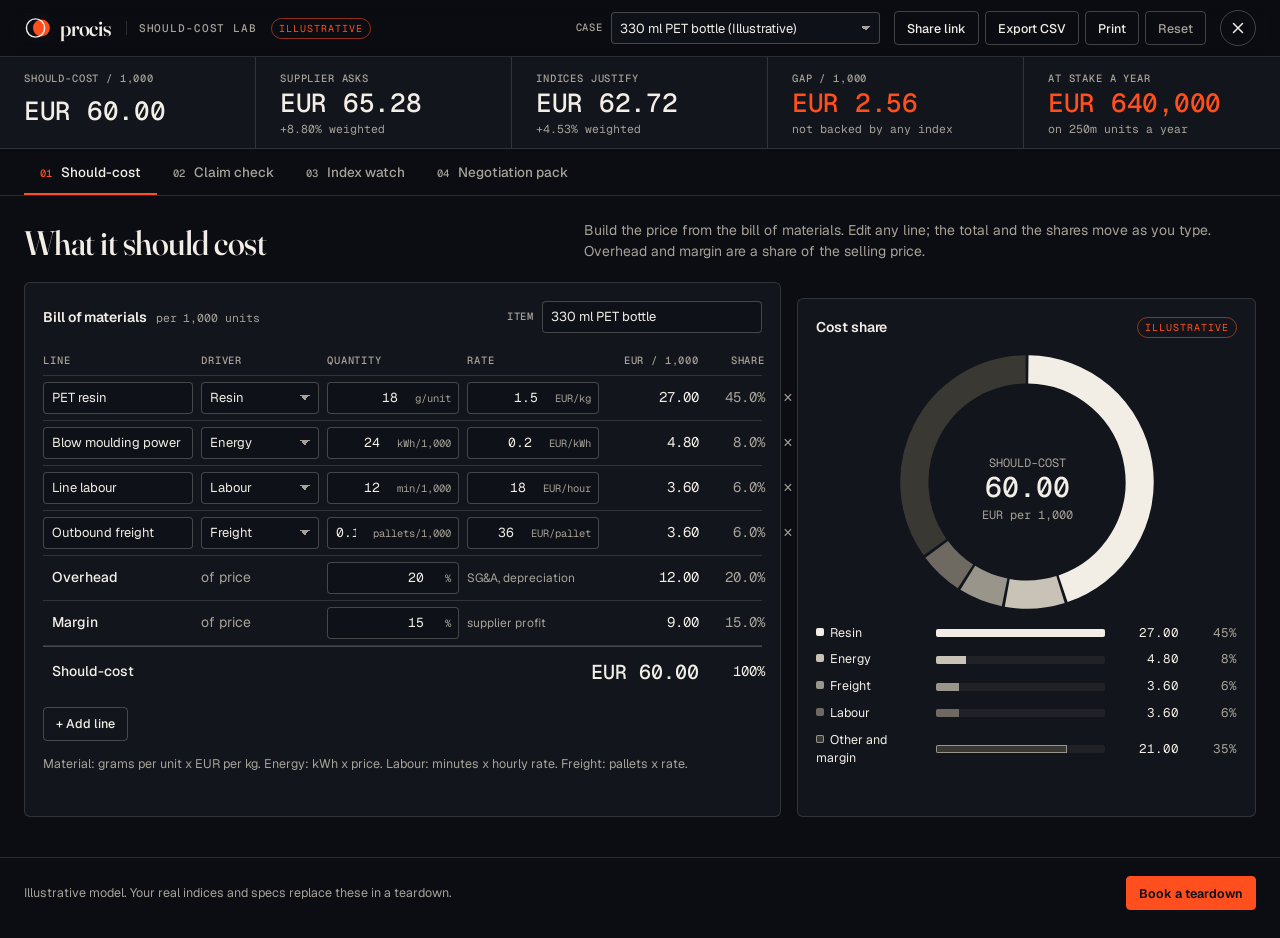
<file: app/index.html>
<!doctype html>
<html lang="en">
<head>
<meta charset="utf-8">
<meta name="viewport" content="width=device-width, initial-scale=1, viewport-fit=cover">
<title>Procis · Should-cost lab (Illustrative)</title>
<meta name="description" content="Build a should-cost, check a supplier's price claim against the indices, watch rockets and feathers, and leave with a negotiation pack. Illustrative model.">
<meta name="theme-color" content="#0B0D12">
<meta property="og:title" content="Procis · Should-cost lab">
<meta property="og:description" content="Every price, proven. An illustrative should-cost model a Head of Procurement can run in the browser.">
<meta property="og:image" content="https://madhuys.github.io/procis/img/og-image.png">
<link rel="icon" type="image/svg+xml" href="../brand/procis-favicon.svg">
<link rel="icon" type="image/png" sizes="32x32" href="../brand/favicon-32.png">
<link rel="apple-touch-icon" href="../brand/apple-touch-icon.png">
<link rel="preload" href="../fonts/Geist-VF.woff2" as="font" type="font/woff2" crossorigin>
<link rel="preload" href="../fonts/GeistMono-VF.woff2" as="font" type="font/woff2" crossorigin>
<link rel="stylesheet" href="app.css">
</head>
<body>
<a class="skip" href="#main">Skip to the model</a>

<header class="top">
  <a class="brand" href="../" aria-label="Procis home">
    <img src="../brand/procis-mark-reversed.svg" alt="" width="28" height="28">
    <span class="word">procis</span>
  </a>
  <span class="lab">Should-cost lab</span>
  <span class="tag" title="Every preset figure in this app is illustrative">Illustrative</span>
  <div class="case">
    <label for="tpl" class="lbl">Case</label>
    <select id="tpl" aria-label="Choose a template case"></select>
  </div>
  <div class="actions">
    <button type="button" class="btn" id="share">Share link</button>
    <button type="button" class="btn" id="csv">Export CSV</button>
    <button type="button" class="btn" id="print">Print</button>
    <button type="button" class="btn btn--quiet" id="reset">Reset</button>
  </div>
<a class="x-close" href="../#showcase" aria-label="Close and go back to Procis" title="Close (Esc)"><svg viewBox="0 0 24 24" width="18" height="18" fill="none" stroke="currentColor" stroke-width="2" stroke-linecap="round" aria-hidden="true"><path d="M6 6l12 12M18 6L6 18"/></svg></a>
</header>

<section class="kpis" aria-label="Headline figures, per 1,000 units">
  <div class="kpi"><span class="lbl">Should-cost / 1,000</span><output id="k-base" class="fig">-</output></div>
  <div class="kpi"><span class="lbl">Supplier asks</span><output id="k-ask" class="fig">-</output><span id="k-ask-p" class="sub"></span></div>
  <div class="kpi"><span class="lbl">Indices justify</span><output id="k-just" class="fig">-</output><span id="k-just-p" class="sub"></span></div>
  <div class="kpi kpi--ember"><span class="lbl">Gap / 1,000</span><output id="k-gap" class="fig">-</output><span class="sub">not backed by any index</span></div>
  <div class="kpi kpi--ember"><span class="lbl">At stake a year</span><output id="k-stake" class="fig">-</output><span id="k-vol" class="sub"></span></div>
</section>

<nav class="tabs" role="tablist" aria-label="Model panes">
  <button role="tab" id="t-build" aria-controls="p-build" aria-selected="true"><span class="n">01</span> Should-cost</button>
  <button role="tab" id="t-claim" aria-controls="p-claim" aria-selected="false" tabindex="-1"><span class="n">02</span> Claim check</button>
  <button role="tab" id="t-watch" aria-controls="p-watch" aria-selected="false" tabindex="-1"><span class="n">03</span> Index watch</button>
  <button role="tab" id="t-pack" aria-controls="p-pack" aria-selected="false" tabindex="-1"><span class="n">04</span> Negotiation pack</button>
</nav>

<main id="main">
  <!-- 01 -->
  <section class="pane" id="p-build" role="tabpanel" aria-labelledby="t-build" tabindex="0">
    <div class="pane-head">
      <h1>What it should cost</h1>
      <p class="lede">Build the price from the bill of materials. Edit any line; the total and the shares move as you type. Overhead and margin are a share of the selling price.</p>
    </div>
    <div class="grid2">
      <div class="card">
        <div class="card-head">
          <h2>Bill of materials <span class="muted">per 1,000 units</span></h2>
          <label class="field field--inline"><span class="lbl">Item</span><input id="item-name" type="text" maxlength="80" aria-label="Item name"></label>
        </div>
        <div class="bom" role="table" aria-label="Bill of materials lines">
          <div class="bom-row bom-hd" role="row">
            <span role="columnheader">Line</span><span role="columnheader">Driver</span><span role="columnheader">Quantity</span><span role="columnheader">Rate</span><span role="columnheader" class="r">EUR / 1,000</span><span role="columnheader" class="r">Share</span><span role="columnheader"><span class="sr">Remove</span></span>
          </div>
          <div id="bom-lines"></div>
          <div class="bom-row bom-om" role="row">
            <span role="cell" class="nm">Overhead</span><span role="cell" class="muted">of price</span>
            <span role="cell"><label class="unit"><input id="oh" type="number" step="0.5" min="0" max="90" inputmode="decimal" aria-label="Overhead, percent of price"><i>%</i></label></span>
            <span role="cell" class="muted cell-note">SG&amp;A, depreciation</span>
            <span role="cell" class="r mono" id="oh-eur"></span><span role="cell" class="r mono muted" id="oh-sh"></span><span role="cell"></span>
          </div>
          <div class="bom-row bom-om" role="row">
            <span role="cell" class="nm">Margin</span><span role="cell" class="muted">of price</span>
            <span role="cell"><label class="unit"><input id="mg" type="number" step="0.5" min="0" max="90" inputmode="decimal" aria-label="Margin, percent of price"><i>%</i></label></span>
            <span role="cell" class="muted cell-note">supplier profit</span>
            <span role="cell" class="r mono" id="mg-eur"></span><span role="cell" class="r mono muted" id="mg-sh"></span><span role="cell"></span>
          </div>
          <div class="bom-row bom-total" role="row">
            <span role="cell" class="nm">Should-cost</span><span role="cell"></span><span role="cell"></span><span role="cell"></span>
            <span role="cell" class="r mono big" id="bom-total"></span><span role="cell" class="r mono">100%</span><span role="cell"></span>
          </div>
        </div>
        <div class="row-actions">
          <button type="button" class="btn" id="add-line">+ Add line</button>
          <span class="muted small">Material: grams per unit x EUR per kg. Energy: kWh x price. Labour: minutes x hourly rate. Freight: pallets x rate.</span>
        </div>
      </div>
      <div class="card">
        <div class="card-head"><h2>Cost share</h2><span class="tag">Illustrative</span></div>
        <div id="donut" class="chart chart--donut"></div>
        <div id="share-bars" class="sharebars" role="list" aria-label="Cost share by driver"></div>
        <p class="readout" id="donut-read" aria-live="polite"></p>
      </div>
    </div>
  </section>

  <!-- 02 -->
  <section class="pane" id="p-claim" role="tabpanel" aria-labelledby="t-claim" tabindex="0" hidden>
    <div class="pane-head">
      <h1>Is the increase justified?</h1>
      <p class="lede">Enter what the supplier asks per driver and what the index moved. Each ask is weighted by the driver's share of the price, so a big ask on a small driver moves the total a little.</p>
    </div>
    <div class="card">
      <div class="card-head">
        <h2>Claim by driver</h2>
        <label class="field field--inline"><span class="lbl">Tolerance</span><label class="unit"><input id="tol" type="number" step="0.5" min="0" max="50" inputmode="decimal" aria-label="Tolerance in percentage points"><i>pp</i></label></label>
      </div>
      <div class="claim" role="table" aria-label="Supplier claim against the index, per driver">
        <div class="claim-row claim-hd" role="row">
          <span role="columnheader">Driver</span><span role="columnheader" class="r">Share</span><span role="columnheader">Supplier asks</span><span role="columnheader">Index says</span><span role="columnheader" class="r">Asked EUR</span><span role="columnheader" class="r">Justified EUR</span><span role="columnheader">Verdict</span>
        </div>
        <div id="claim-rows"></div>
        <div class="claim-row claim-total" role="row">
          <span role="cell" class="nm">Total, weighted</span><span role="cell" class="r mono">100%</span>
          <span role="cell" class="mono" id="c-askp"></span><span role="cell" class="mono" id="c-idxp"></span>
          <span role="cell" class="r mono" id="c-aske"></span><span role="cell" class="r mono" id="c-idxe"></span><span role="cell" id="c-verd"></span>
        </div>
      </div>
      <p class="muted small rule">Justified: the ask is within the tolerance of the index. Part-justified: the index rose, but by less than the ask. Not justified: the index was flat or fell.</p>
    </div>
    <div class="grid2 grid2--wide">
      <div class="card">
        <div class="card-head"><h2>From today's price to the ask</h2><span class="tag">EUR / 1,000</span></div>
        <div id="waterfall" class="chart"></div>
        <p class="readout" id="wf-read" aria-live="polite"></p>
      </div>
      <div class="card stack">
        <div class="big-compare">
          <div><span class="lbl">Supplier asks</span><span class="fig" id="cmp-ask"></span><span class="sub" id="cmp-ask-p"></span></div>
          <div><span class="lbl">Cost-justified</span><span class="fig" id="cmp-just"></span><span class="sub" id="cmp-just-p"></span></div>
        </div>
        <div class="counter">
          <span class="lbl">Counter-offer</span>
          <span class="fig fig--ember" id="cmp-counter"></span>
          <p class="small" id="cmp-counter-note"></p>
        </div>
      </div>
    </div>
  </section>

  <!-- 03 -->
  <section class="pane" id="p-watch" role="tabpanel" aria-labelledby="t-watch" tabindex="0" hidden>
    <div class="pane-head">
      <h1>Rockets and feathers</h1>
      <p class="lede">Prices go up with the index like a rocket and come down like a feather. The ember area is what you paid above the index on the way down.</p>
    </div>
    <div class="card">
      <div class="card-head card-head--wrap">
        <div class="seg" role="radiogroup" aria-label="Driver" id="watch-drivers"></div>
        <div class="controls">
          <label class="field field--inline"><span class="lbl">Window</span>
            <select id="watch-window" aria-label="Recovery window"><option value="12">Last 12 months</option><option value="24">All 24 months</option></select></label>
          <label class="field field--inline"><span class="lbl">Volume</span><label class="unit"><input id="vol-w" type="number" step="10" min="0" inputmode="decimal" aria-label="Annual volume, million units"><i>m / yr</i></label></label>
        </div>
      </div>
      <div id="watch" class="chart chart--watch"></div>
      <p class="readout" id="watch-read" aria-live="polite"></p>
      <div class="recover">
        <div><span class="lbl">To recover, this driver</span><span class="fig fig--ember" id="rec-one"></span><span class="sub" id="rec-one-note"></span></div>
        <div><span class="lbl">All drivers, same window</span><span class="fig" id="rec-all"></span><span class="sub">illustrative series, your contract indices replace them</span></div>
      </div>
      <div class="rec-table" role="table" aria-label="Amount to recover by driver" id="rec-table"></div>
    </div>
  </section>

  <!-- 04 -->
  <section class="pane" id="p-pack" role="tabpanel" aria-labelledby="t-pack" tabindex="0" hidden>
    <div class="pane-head">
      <h1>Walk in with three numbers</h1>
      <p class="lede">Open at the cost-justified price. Concede at most half the gap. Know the price at which you walk.</p>
    </div>
    <div class="positions">
      <div class="pos pos--target"><span class="lbl">Target</span><span class="fig" id="pk-t"></span><span class="sub" id="pk-t-s"></span><p class="small">The cost-justified price: today's price moved only by the indices.</p></div>
      <div class="pos"><span class="lbl">Fallback</span><span class="fig" id="pk-f"></span><span class="sub" id="pk-f-s"></span><p class="small">Justified plus half the gap.</p></div>
      <div class="pos"><span class="lbl">Walk-away</span><span class="fig" id="pk-w"></span><span class="sub" id="pk-w-s"></span>
        <label class="field field--inline small"><span>Justified plus</span><label class="unit"><input id="walk" type="number" step="5" min="0" max="100" inputmode="decimal" aria-label="Walk-away, percent of the gap"><i>% of gap</i></label></label></div>
    </div>
    <div class="grid2 grid2--wide">
      <div class="card">
        <div class="card-head"><h2>Where the three numbers sit</h2><span class="tag">EUR / 1,000</span></div>
        <div id="ladder" class="chart chart--ladder"></div>
        <label class="field field--inline"><span class="lbl">Annual volume</span><label class="unit"><input id="vol" type="number" step="10" min="0" inputmode="decimal" aria-label="Annual volume, million units"><i>m units / yr</i></label></label>
      </div>
      <div class="card">
        <div class="card-head"><h2>Summary to send</h2>
          <div class="btns"><button type="button" class="btn btn--ember" id="copy">Copy summary</button></div></div>
        <textarea id="summary" readonly rows="16" aria-label="Negotiation summary text"></textarea>
        <p class="small muted" id="copy-status" role="status"></p>
      </div>
    </div>
  </section>
</main>

<footer class="foot">
  <p>Illustrative model. Your real indices and specs replace these in a teardown.</p>
  <a class="btn btn--ember" href="mailto:hello@procis.ai?subject=Book%20a%20teardown">Book a teardown</a>
</footer>
<div class="toast" id="toast" role="status" aria-live="polite"></div>

<script src="model.js"></script>
<script src="app.js"></script>
<script>(function(){var x=document.querySelector(".x-close");if(!x)return;if(window.top!==window.self){x.remove();return;}function go(e){if(e)e.preventDefault();if(document.referrer&&new URL(document.referrer).pathname.replace(/index\.html$/,"")===new URL("../",location.href).pathname&&history.length>1)history.back();else location.href=x.href;}x.addEventListener("click",go);document.addEventListener("keydown",function(e){if(e.key==="Escape"&&!document.querySelector("dialog[open],.tour:not([hidden])")&&!/INPUT|TEXTAREA|SELECT/.test(e.target.tagName))go(e);});})();</script>
</body>
</html>
</file>
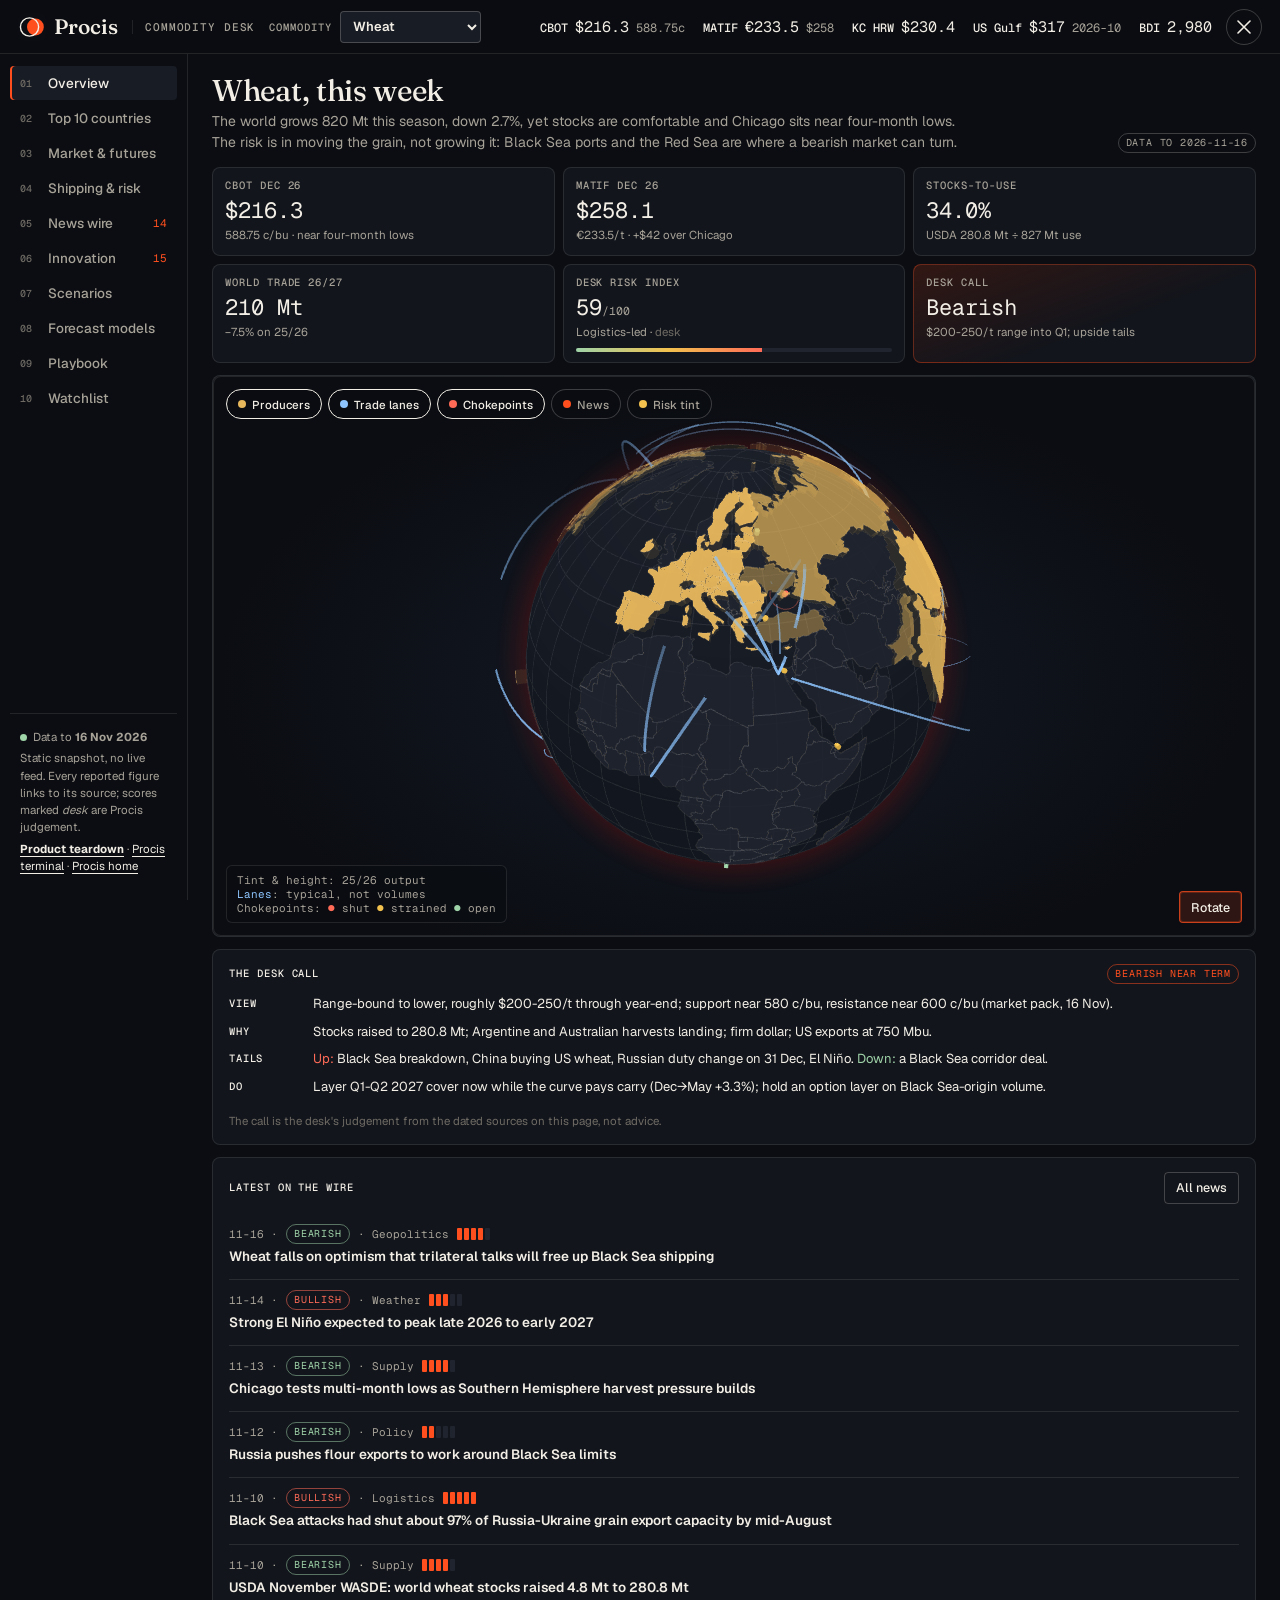
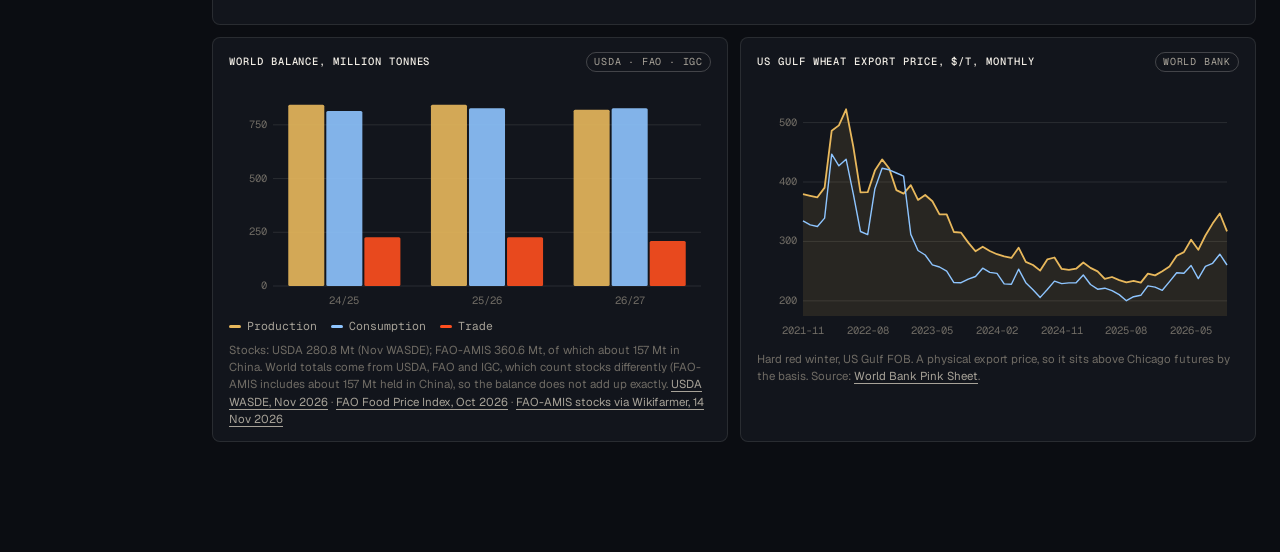
<file: desk/index.html>
<!doctype html>
<html lang="en">
<head>
<meta charset="utf-8">
<meta name="viewport" content="width=device-width, initial-scale=1, viewport-fit=cover">
<title>Procis Commodity Desk · Wheat</title>
<meta name="description" content="Procis Commodity Desk: wheat, palm oil, sugar, PTA, MEG, PET resin and polypropylene across the top producers, futures, freight and chokepoints, news with a buyer's read, an innovation tracker, scenario shocks and forecast models you can run in the browser.">
<meta name="theme-color" content="#0B0D12">
<link rel="manifest" href="manifest.json">
<link rel="icon" href="../brand/procis-mark-reversed.svg" type="image/svg+xml">
<link rel="apple-touch-icon" href="../brand/apple-touch-icon.png">
<meta name="mobile-web-app-capable" content="yes">
<meta name="apple-mobile-web-app-capable" content="yes">
<meta name="apple-mobile-web-app-status-bar-style" content="black-translucent">
<link rel="preload" href="../fonts/Geist-VF.woff2" as="font" type="font/woff2" crossorigin>
<link rel="stylesheet" href="desk.css">
</head>
<body>
<a class="skip" href="#main">Skip to content</a>
<header class="top">
  <a class="brand" href="../" aria-label="Procis home"><img src="../brand/procis-mark-reversed.svg" width="28" height="28" alt=""><span class="word">Procis</span></a>
  <span class="lab">Commodity desk</span>
  <label class="cmdty"><span class="lbl">Commodity</span>
    <select id="cmdty" aria-label="Commodity">
      <optgroup label="Agri">
        <option value="wheat">Wheat</option>
        <option value="palm">Palm oil</option>
        <option value="sugar">Sugar</option>
      </optgroup>
      <optgroup label="Petrochemicals">
        <option value="pta">PTA</option>
        <option value="meg">MEG</option>
      </optgroup>
      <optgroup label="Plastics">
        <option value="pet">PET resin</option>
        <option value="pp">Polypropylene</option>
      </optgroup>
    </select>
  </label>
  <div class="ticker" id="ticker" aria-label="Benchmarks"></div>
  <a class="x-close" href="../" aria-label="Close the desk and go back to Procis" title="Close">
    <svg width="14" height="14" viewBox="0 0 14 14" aria-hidden="true"><path d="M1 1l12 12M13 1L1 13" stroke="currentColor" stroke-width="1.6" stroke-linecap="round"/></svg>
  </a>
</header>

<div class="shell">
  <nav class="rail" id="rail" aria-label="Desk screens">
    <button data-s="overview" aria-current="page"><span class="k">01</span>Overview</button>
    <button data-s="countries"><span class="k">02</span>Top 10 countries</button>
    <button data-s="market"><span class="k">03</span>Market &amp; futures</button>
    <button data-s="logistics"><span class="k">04</span>Shipping &amp; risk</button>
    <button data-s="news"><span class="k">05</span>News wire<span class="cnt" id="cnt-news"></span></button>
    <button data-s="innovation"><span class="k">06</span>Innovation<span class="cnt" id="cnt-inno"></span></button>
    <button data-s="scenarios"><span class="k">07</span>Scenarios</button>
    <button data-s="models"><span class="k">08</span>Forecast models</button>
    <button data-s="playbook"><span class="k">09</span>Playbook</button>
    <button data-s="watch"><span class="k">10</span>Watchlist<span class="cnt" id="cnt-watch"></span></button>
    <div class="rail-foot">
      <p><span class="live-dot"></span>Data to <b id="asof"></b></p>
      <p>Static snapshot, no live feed. Every reported figure links to its source; scores marked <i>desk</i> are Procis judgement.</p>
      <p><a href="products.html"><b>Product teardown</b></a> · <a href="../terminal/">Procis terminal</a> · <a href="../">Procis home</a></p>
    </div>
  </nav>

  <main id="main">
    <!-- 01 OVERVIEW -->
    <section class="screen on" id="s-overview" aria-labelledby="h-ov">
      <div class="head">
        <div><h1 id="h-ov">Wheat, this week</h1><p id="ov-lede"></p></div>
        <div class="pill-row"><span class="tag tag--mute" id="ov-asof"></span></div>
      </div>
      <div class="kpis" id="ov-kpis"></div>
      <div class="grid g-main">
        <div class="panel globe-panel" style="padding:0">
          <div class="globe-wrap">
            <div id="globe" role="img" aria-label="Globe of wheat producers, trade lanes, chokepoints and news"></div>
            <div class="globe-fallback" id="globe-fb" hidden>Globe needs WebGL. The tables on the next screens show the same data.</div>
            <div class="layers" id="layers">
              <button data-l="prod" aria-pressed="true"><i style="background:var(--wheat)"></i>Producers</button>
              <button data-l="flows" aria-pressed="true"><i style="background:var(--sky)"></i>Trade lanes</button>
              <button data-l="choke" aria-pressed="true"><i style="background:var(--bad)"></i>Chokepoints</button>
              <button data-l="news" aria-pressed="false"><i style="background:var(--ember)"></i>News</button>
              <button data-l="risk" aria-pressed="false"><i style="background:var(--warn)"></i>Risk tint</button>
            </div>
            <div class="legend" id="legend"></div>
            <div class="globe-card" id="gcard" role="dialog" aria-live="polite"><button class="x" aria-label="Close card">×</button><div id="gcard-b"></div></div>
            <button class="btn spin-hint" id="spin" aria-pressed="true" title="Pause or resume rotation">Rotate</button>
          </div>
        </div>
        <div class="grid" style="align-content:start">
          <div class="panel">
            <div class="panel__h"><p class="lbl">The desk call</p><span class="tag" id="call-tag"></span></div>
            <div class="callbox" id="callbox"></div>
          </div>
          <div class="panel">
            <div class="panel__h"><p class="lbl">Latest on the wire</p><button class="btn" data-go="news">All news</button></div>
            <div class="wire" id="ov-wire"></div>
          </div>
        </div>
      </div>
      <div class="grid g-2" style="margin-top:12px">
        <div class="panel">
          <div class="panel__h"><p class="lbl">World balance, million tonnes</p><span class="tag tag--mute" id="bal-tag">USDA · FAO · IGC</span></div>
          <div class="chart" id="ch-balance"></div>
          <p class="note" id="bal-note"></p>
        </div>
        <div class="panel">
          <div class="panel__h"><p class="lbl" id="ovp-lbl">US Gulf wheat export price, $/t, monthly</p><span class="tag tag--mute">World Bank</span></div>
          <div class="chart" id="ch-ov-price"></div>
          <p class="note" id="ovp-note">Hard red winter, US Gulf FOB. A physical export price, so it sits above Chicago futures by the basis. Source: <a href="https://www.worldbank.org/en/research/commodity-markets" target="_blank" rel="noopener">World Bank Pink Sheet</a>.</p>
        </div>
      </div>
    </section>

    <!-- 02 COUNTRIES -->
    <section class="screen" id="s-countries" aria-labelledby="h-co">
      <div class="head">
        <div><h1 id="h-co">Top 10 producers, plus Argentina</h1><p id="co-p">The ten largest growers by 2025/26 output, with Argentina added because it is the sixth-largest exporter. Pick a row for the rationale, crop calendar and source.</p></div>
        <div class="seg" id="co-metric" role="group" aria-label="Sort by">
          <button data-m="prod" aria-pressed="true">Output</button><button data-m="exp" aria-pressed="false">Exports</button><button data-m="chg" aria-pressed="false">Change</button><button data-m="risk" aria-pressed="false">Risk</button>
        </div>
      </div>
      <div class="grid g-side">
        <div class="grid" style="align-content:start">
          <div class="panel"><div class="tbl-wrap"><table class="tbl" id="co-tbl"></table></div>
            <p class="note" id="co-note">Mt = million tonnes. Output: 2024/25, 2025/26, 2026/27 forecast. Change = 26/27 against 25/26. Risk is a desk score (0-100) from weather, logistics and policy exposure, not reported data.</p></div>
          <div class="panel">
            <div class="panel__h"><p class="lbl" id="cal-lbl">Crop calendar</p><span class="xs muted" id="cal-legend"><i style="display:inline-block;width:10px;height:10px;background:rgba(142,197,255,.45);vertical-align:-1px"></i> sowing &nbsp; <i style="display:inline-block;width:10px;height:10px;background:var(--wheat);vertical-align:-1px"></i> harvest &nbsp; <span style="outline:1px solid var(--ember);padding:0 3px">now</span></span></div>
            <div class="cal" id="cal"></div>
            <p class="note" id="cal-note">Main winter-wheat seasons, simplified. Spring wheat (Canada, Russia) is sown April-May.</p>
          </div>
        </div>
        <div class="panel detail" id="co-detail" style="align-self:start;position:sticky;top:calc(var(--top-h) + 12px)"></div>
      </div>
    </section>

    <!-- 03 MARKET -->
    <section class="screen" id="s-market" aria-labelledby="h-mk">
      <div class="head">
        <div><h1 id="h-mk">Market &amp; futures</h1><p id="mk-p">Exchange benchmarks converted to $/t, the forward curve, and twenty years of monthly prices for wheat and the markets that drive it.</p></div>
      </div>
      <div class="kpis" id="mk-kpis"></div>
      <div class="grid g-main">
        <div class="panel">
          <div class="panel__h"><p class="lbl" id="mk-title">Price history</p>
            <div class="seg" id="mk-range" role="group" aria-label="Range"><button data-r="24" aria-pressed="false">2y</button><button data-r="60" aria-pressed="true">5y</button><button data-r="120" aria-pressed="false">10y</button><button data-r="999" aria-pressed="false">All</button></div>
          </div>
          <div class="pill-row" id="mk-series" style="margin-bottom:8px"></div>
          <div class="seg" id="mk-mode" role="group" aria-label="View" style="margin-bottom:8px"><button data-v="abs" aria-pressed="true">Price</button><button data-v="idx" aria-pressed="false">Indexed to 100</button><button data-v="yoy" aria-pressed="false">Year on year %</button></div>
          <div class="chart" id="ch-market"></div>
          <p class="note">Monthly averages, World Bank Pink Sheet, to Oct 2026. Fertiliser and energy are wheat's main cost drivers; maize is its feed substitute.</p>
        </div>
        <div class="grid" style="align-content:start">
          <div class="panel">
            <div class="panel__h"><p class="lbl" id="curve-lbl">Forward curve, CBOT SRW</p><span class="tag tag--mute" id="curve-unit">c/bu</span></div>
            <div class="chart" id="ch-curve"></div>
            <p class="note" id="curve-note"></p>
          </div>
          <div class="panel">
            <div class="panel__h"><p class="lbl">Physical offers</p><span class="tag tag--mute" id="phys-unit">€/t → $/t</span></div>
            <div class="tbl-wrap"><table class="tbl" id="phys"></table></div>
            <p class="note" id="phys-note">Indicative offers, 12-13 Nov 2026, from the desk's market pack. Ukraine FOB quotes are left out: the ones found could not be checked.</p>
          </div>
          <div class="panel">
            <div class="panel__h"><p class="lbl" id="corr-lbl">Correlation with wheat, monthly returns, 5y</p></div>
            <div id="corr"></div>
            <p class="note">Computed in your browser from the World Bank series. Correlation of month-on-month % changes.</p>
          </div>
        </div>
      </div>
    </section>

    <!-- 04 LOGISTICS -->
    <section class="screen" id="s-logistics" aria-labelledby="h-lg">
      <div class="head">
        <div><h1 id="h-lg">Shipping &amp; risk</h1><p id="lg-p">Where wheat gets stuck. Chokepoint status, freight and the routes that carry the world's exports.</p></div>
      </div>
      <div class="kpis" id="lg-kpis"></div>
      <div class="panel map2d" style="margin-bottom:12px">
        <div class="panel__h"><p class="lbl">Typical export lanes and chokepoints</p><span class="xs muted">Lanes are illustrative routes weighted by exporter volume, not reported flows.</span></div>
        <div id="map2d"></div>
      </div>
      <div class="choke" id="choke"></div>
      <div class="panel" style="margin-top:12px">
        <div class="panel__h"><p class="lbl">Desk risk index</p><span class="tag tag--mute">desk judgement</span></div>
        <div class="wf" id="riskwf"></div>
        <p class="note">Each component scored 0-100 by the desk from the dated evidence on this page; the index is their weighted average.</p>
      </div>
    </section>

    <!-- 05 NEWS -->
    <section class="screen" id="s-news" aria-labelledby="h-nw">
      <div class="head">
        <div><h1 id="h-nw">News wire</h1><p>Each story with its direction for price, an impact score and what it means for a buyer.</p></div>
      </div>
      <div class="filters">
        <div class="seg" id="nw-dir" role="group" aria-label="Direction"><button data-d="all" aria-pressed="true">All</button><button data-d="1" aria-pressed="false">Bullish</button><button data-d="-1" aria-pressed="false">Bearish</button></div>
        <select id="nw-theme" aria-label="Theme"></select>
        <select id="nw-country" aria-label="Country"></select>
        <select id="nw-sort" aria-label="Sort"><option value="date">Newest</option><option value="imp">Highest impact</option></select>
      </div>
      <div class="grid g-side">
        <div class="news-list" id="news-list"></div>
        <div class="grid news-side" style="align-content:start">
          <div class="panel"><div class="panel__h"><p class="lbl">Sentiment by theme</p></div><div id="nw-themes"></div>
            <p class="note">Sum of impact × direction. Right of centre pushes prices up.</p></div>
          <div class="panel"><div class="panel__h"><p class="lbl">Net news pressure, by week</p></div><div class="chart" id="ch-news"></div></div>
        </div>
      </div>
    </section>

    <!-- 06 INNOVATION -->
    <section class="screen" id="s-innovation" aria-labelledby="h-in">
      <div class="head">
        <div><h1 id="h-in">Innovation tracker</h1><p id="in-p">Fifteen developments across five categories that change how wheat is grown, moved, priced or claimed. Each has a dated milestone and a source.</p></div>
        <div class="seg" id="in-view" role="group" aria-label="View"><button data-v="cards" aria-pressed="true">Cards</button><button data-v="matrix" aria-pressed="false">Impact matrix</button><button data-v="time" aria-pressed="false">Horizon</button></div>
      </div>
      <div class="cat-tabs" id="cat-tabs"></div>
      <div class="filters">
        <select id="in-type" aria-label="Impact type"></select>
        <select id="in-region" aria-label="Region"></select>
        <select id="in-sort" aria-label="Sort"><option value="imp">Impact</option><option value="stage">Maturity</option><option value="horizon">Soonest</option></select>
      </div>
      <div id="in-body"></div>
      <p class="note">Stage: research → pilot → early commercial → scaling → mature. Impact (1-5), adoption and horizon are desk estimates, not reported data; milestones are as the source states them.</p>
    </section>

    <!-- 07 SCENARIOS -->
    <section class="screen" id="s-scenarios" aria-labelledby="h-sc">
      <div class="head">
        <div><h1 id="h-sc">Scenarios</h1><p>Switch shocks on, set their size, and see the price and your cost move. The model links price to exporter stocks-to-use; its elasticity is an assumption you can change.</p></div>
      </div>
      <div class="grid g-main">
        <div class="panel">
          <div class="panel__h"><p class="lbl">Shocks</p><button class="btn" id="sc-reset">Reset</button></div>
          <div class="presets" id="presets"></div>
          <div id="shocks"></div>
          <div class="shock" style="border-top:1px solid var(--line);margin-top:6px">
            <span></span><label for="elas">Price elasticity to stocks-to-use (assumption)</label>
            <div class="ctl"><input type="range" id="elas" min="0.2" max="3" step="0.1" value="1.6"><output id="elas-o"></output></div>
            <span class="why" id="elas-why">-1.6 means a 10% fall in stocks-to-use lifts price about 16%. Studies of grain markets put it roughly between -1 and -3.</span>
          </div>
        </div>
        <div class="grid" style="align-content:start">
          <div class="panel">
            <div class="res-figs" id="res-figs"></div>
            <div class="chart" id="ch-fan"></div>
            <p class="note" id="fan-note">Shaded band: 80% range from monthly wheat volatility over the last five years, around the scenario path.</p>
          </div>
          <div class="panel">
            <div class="panel__h"><p class="lbl">What moved the price, $/t</p></div>
            <div class="wf" id="wf"></div>
          </div>
          <div class="panel">
            <div class="panel__h"><p class="lbl">Your exposure</p></div>
            <div class="alert-form"><span class="pair"><label for="vol" class="small">Annual volume</label><input type="number" id="vol" value="50000" min="0" step="1000" style="width:120px"><span class="small muted">t</span></span>
              <span class="pair"><label for="hedged" class="small">Already priced</label><input type="number" id="hedged" value="30" min="0" max="100" step="5" style="width:72px"><span class="small muted">%</span></span></div>
            <div id="exposure" style="margin-top:10px"></div>
          </div>
        </div>
      </div>
    </section>

    <!-- 08 MODELS -->
    <section class="screen" id="s-models" aria-labelledby="h-md">
      <div class="head">
        <div><h1 id="h-md">Forecast models</h1><p>Six simple models backtested live in your browser on twenty years of monthly prices, then blended by their recent accuracy. Next to them, the futures curve: the market's own forecast.</p></div>
        <div class="seg" id="md-series" role="group" aria-label="Series"><button data-k="hrw" aria-pressed="true">US HRW</button><button data-k="srw" aria-pressed="false">US SRW</button></div>
      </div>
      <div class="grid g-main">
        <div class="panel">
          <div class="panel__h"><p class="lbl">Forecast, next 6 months, $/t</p>
            <div class="seg" id="md-h" role="group" aria-label="Backtest horizon"><button data-h="1" aria-pressed="false">1-month test</button><button data-h="3" aria-pressed="true">3-month test</button><button data-h="6" aria-pressed="false">6-month test</button></div></div>
          <div class="chart" id="ch-fc"></div>
          <div class="chart-legend" id="fc-legend"></div>
        </div>
        <div class="panel">
          <div class="panel__h"><p class="lbl">Backtest scoreboard</p><span class="tag tag--mute" id="md-win"></span></div>
          <div class="model-row xs muted" style="padding-top:0"><span>Model</span><span>MAPE</span><span>Hit rate</span><span class="wcol">Ensemble weight</span></div>
          <div id="md-board"></div>
          <p class="note">MAPE: mean absolute % error of each model's forecast at the chosen horizon, over the last 60 months it could have been made. Hit rate: share of times it called the direction right. Weights are inverse-error.</p>
        </div>
      </div>
      <div class="grid g-2" style="margin-top:12px">
        <div class="panel">
          <div class="panel__h"><p class="lbl">Approaches the trade uses</p></div>
          <div id="approaches"></div>
        </div>
        <div class="panel">
          <div class="panel__h"><p class="lbl">Data and tools worth paying for</p></div>
          <div id="products"></div>
        </div>
      </div>
    </section>

    <!-- 09 PLAYBOOK -->
    <section class="screen" id="s-playbook" aria-labelledby="h-pb">
      <div class="head">
        <div><h1 id="h-pb">Buyer's playbook</h1><p>Triggers that tell a buyer when to act, checked against today's data, and a cover ladder for the next four quarters.</p></div>
      </div>
      <div class="grid g-main">
        <div class="panel">
          <div class="panel__h"><p class="lbl">Triggers</p><span class="xs muted"><span class="st fire" style="padding:1px 6px">firing</span> <span class="st arm" style="padding:1px 6px">armed</span> <span class="st calm" style="padding:1px 6px">quiet</span></span></div>
          <div id="rules"></div>
        </div>
        <div class="grid" style="align-content:start">
          <div class="panel">
            <div class="panel__h"><p class="lbl">Cover ladder</p><span class="tag" id="ladder-tag"></span></div>
            <div class="ladder" id="ladder"></div>
            <p class="note">Rule of thumb, not advice: start at 40% cover per quarter and add or take off cover as risk rises or falls; cheaper curve months earn more.</p>
          </div>
          <div class="panel">
            <div class="panel__h"><p class="lbl">Dated catalysts</p></div>
            <div id="catalysts"></div>
          </div>
        </div>
      </div>
    </section>

    <!-- 10 WATCHLIST -->
    <section class="screen" id="s-watch" aria-labelledby="h-wl">
      <div class="head">
        <div><h1 id="h-wl">Watchlist &amp; alerts</h1><p>Star countries, stories and innovations anywhere on the desk; they collect here. Set price alerts against the benchmarks. Everything is saved in this browser only.</p></div>
        <button class="btn" id="wl-export">Export watchlist</button>
      </div>
      <div class="grid g-2">
        <div class="panel"><div class="panel__h"><p class="lbl">Starred</p></div><div id="wl-list"></div></div>
        <div class="panel">
          <div class="panel__h"><p class="lbl">Price alerts</p></div>
          <div class="alert-form">
            <select id="al-b" aria-label="Benchmark"></select>
            <select id="al-op" aria-label="Condition"><option value="lt">falls below</option><option value="gt">rises above</option></select>
            <input type="number" id="al-v" aria-label="Level, $/t" placeholder="$/t" style="width:100px">
            <button class="btn btn--ember" id="al-add">Add alert</button>
          </div>
          <div id="al-list" style="margin-top:10px"></div>
          <p class="note">Alerts are checked against the desk's latest snapshot each time you open it.</p>
        </div>
      </div>
    </section>
  </main>
</div>
<div class="toast" id="toast" role="status"></div>
<script>
(function () {
  var OK = [].map.call(document.querySelectorAll("#cmdty option:not([disabled])"), function (o) { return o.value; }), q = new URLSearchParams(location.search).get("c"), c = q;
  try { if (!c) c = localStorage.getItem("procis-desk-cmdty"); } catch (e) {}
  if (OK.indexOf(c) < 0) c = "wheat";
  try { localStorage.setItem("procis-desk-cmdty", c); } catch (e) {}
  var sel = document.getElementById("cmdty"); sel.value = c;
  sel.addEventListener("change", function () { try { localStorage.setItem("procis-desk-cmdty", sel.value); } catch (e) {} var u = new URL(location.href); u.searchParams.set("c", sel.value); location.href = u.pathname + u.search + location.hash; });
  var load = function (list) { list.forEach(function (s, i) { var e = document.createElement("script"); e.src = s; e.async = false;
    if (i === 0 && c !== "wheat") e.onerror = function () { try { localStorage.setItem("procis-desk-cmdty", "wheat"); } catch (x) {} location.replace(location.pathname + "?c=wheat" + location.hash); };
    document.body.appendChild(e); }); };
  load(["data/" + c + ".js", "vendor/globe.gl.min.js", "desk.js"]);
})();
</script>
</body>
</html>
</file>
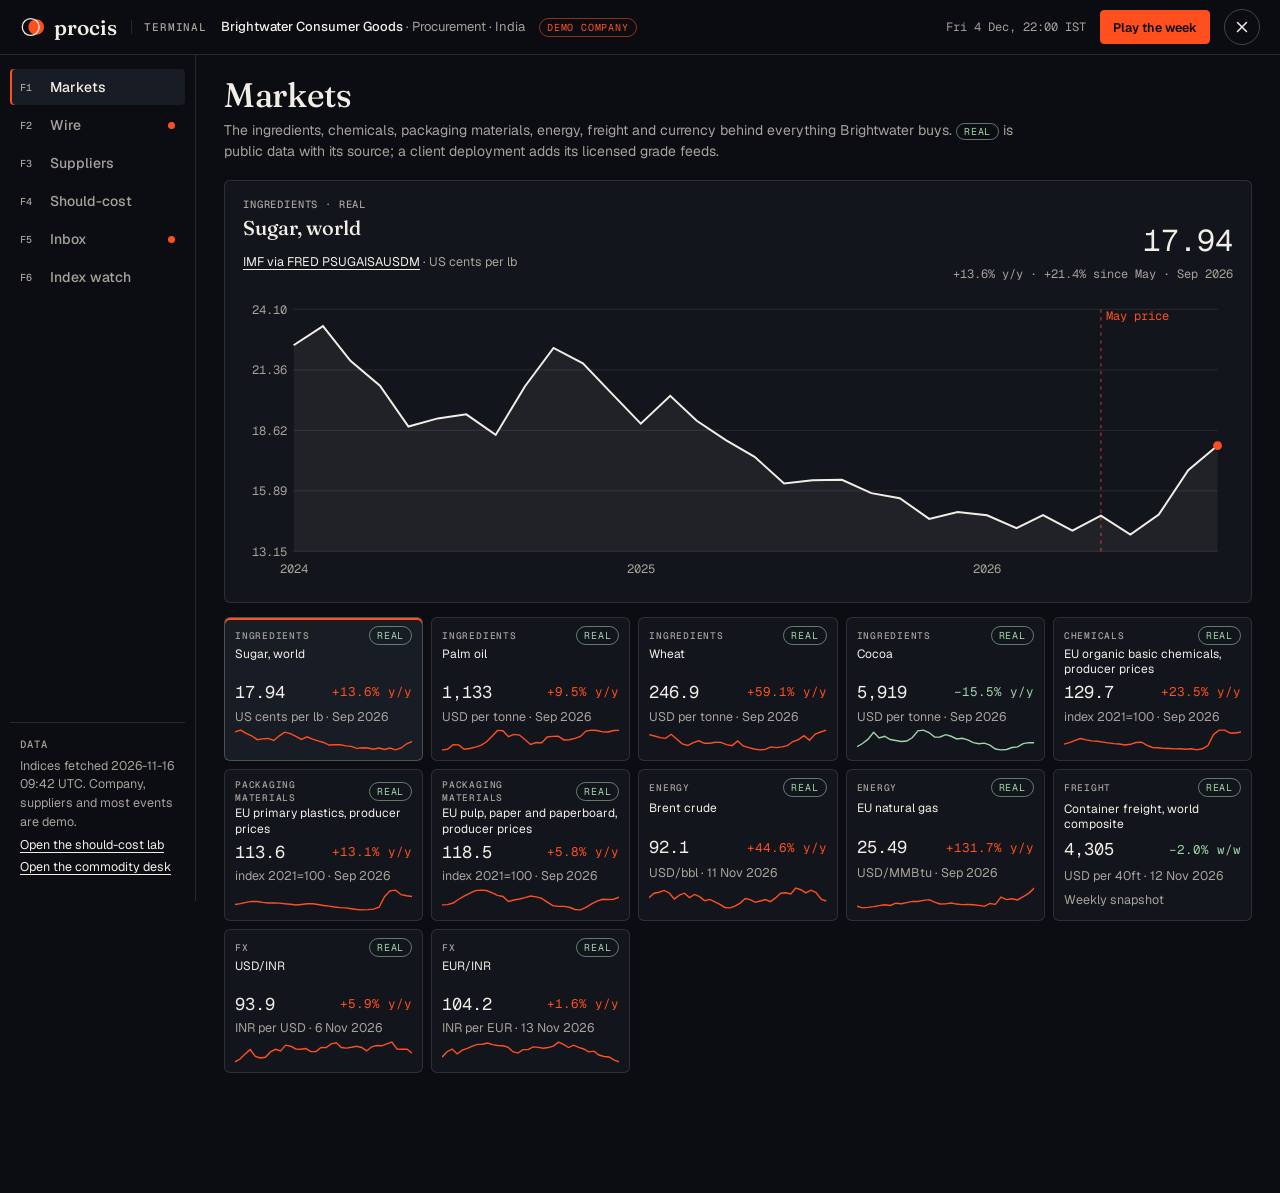
<file: terminal/index.html>
<!doctype html>
<html lang="en">
<head>
<meta charset="utf-8">
<meta name="viewport" content="width=device-width, initial-scale=1, viewport-fit=cover">
<title>Procis Terminal · Procurement command centre (demo)</title>
<meta name="description" content="A procurement command centre for a consumer goods buyer: commodity indices, supplier risk, should-cost, supplier price claims and index watch in one screen. Real public indices; demo company and events.">
<meta name="theme-color" content="#0B0D12">
<meta property="og:title" content="Procis Terminal · Procurement command centre">
<meta property="og:description" content="One week in a procurement command centre, on real indices. Every price, proven.">
<meta property="og:image" content="https://madhuys.github.io/procis/img/og-image.png">
<link rel="icon" type="image/svg+xml" href="../brand/procis-favicon.svg">
<link rel="preload" href="../fonts/Geist-VF.woff2" as="font" type="font/woff2" crossorigin>
<link rel="preload" href="../fonts/GeistMono-VF.woff2" as="font" type="font/woff2" crossorigin>
<link rel="stylesheet" href="terminal.css">
</head>
<body>
<a class="skip" href="#main">Skip to the terminal</a>
<header class="top">
  <a class="brand" href="../" aria-label="Procis home"><img src="../brand/procis-mark-reversed.svg" alt="" width="26" height="26"><span class="word">procis</span></a>
  <span class="lab">Terminal</span>
  <span class="client"><b>Brightwater Consumer Goods</b> · Procurement · India</span>
  <span class="tag" title="Company, suppliers and most events are fictional. Indices marked Real are public data.">Demo company</span>
  <span class="clock mono" id="clock"></span>
  <button class="btn btn--ember" id="tour-btn" type="button">Play the week</button>
<a class="x-close" href="../#showcase" aria-label="Close and go back to Procis" title="Close (Esc)"><svg viewBox="0 0 24 24" width="18" height="18" fill="none" stroke="currentColor" stroke-width="2" stroke-linecap="round" aria-hidden="true"><path d="M6 6l12 12M18 6L6 18"/></svg></a>
</header>

<div class="shell">
  <nav class="rail" aria-label="Screens">
    <button data-screen="markets" aria-current="page"><span class="k">F1</span>Markets</button>
    <button data-screen="wire"><span class="k">F2</span>Wire<i class="dot" id="wire-dot" hidden></i></button>
    <button data-screen="suppliers"><span class="k">F3</span>Suppliers</button>
    <button data-screen="cost"><span class="k">F4</span>Should-cost</button>
    <button data-screen="inbox"><span class="k">F5</span>Inbox<i class="dot" id="inbox-dot" hidden></i></button>
    <button data-screen="watch"><span class="k">F6</span>Index watch</button>
    <div class="rail-foot">
      <p class="lbl">Data</p>
      <p class="small muted" id="built"></p>
      <a class="small" href="../app/">Open the should-cost lab</a>
      <a class="small" href="../desk/">Open the commodity desk</a>
    </div>
  </nav>

  <main id="main" tabindex="-1">
    <!-- MARKETS -->
    <section class="screen" id="s-markets" aria-labelledby="h-markets">
      <div class="head"><h1 id="h-markets">Markets</h1><p class="muted">The ingredients, chemicals, packaging materials, energy, freight and currency behind everything Brightwater buys. <span class="tag tag--real">Real</span> is public data with its source; a client deployment adds its licensed grade feeds.</p></div>
      <div class="chart-card">
        <div class="chart-head"><div><p class="lbl" id="ch-group"></p><h2 id="ch-title"></h2><p class="small muted" id="ch-src"></p></div><div class="chart-fig"><output class="fig big" id="ch-last"></output><span class="sub" id="ch-chg"></span></div></div>
        <svg id="chart" viewBox="0 0 900 260" role="img" aria-label="Chart of the selected series"></svg>
      </div>
      <div class="grid-tiles" id="tiles"></div>
    </section>

    <!-- WIRE -->
    <section class="screen" id="s-wire" hidden aria-labelledby="h-wire">
      <div class="head"><h1 id="h-wire">Wire</h1><p class="muted">Events that move supply and price: index moves, plant shutdowns, weather, shipping and policy, each mapped to the suppliers, indices and items it touches. Items marked <span class="tag tag--real">Real</span> are from the cited source; the rest are demo events.</p></div>
      <div class="filters" id="wire-filters" role="group" aria-label="Filter events"></div>
      <ol class="wire" id="wire"></ol>
    </section>

    <!-- SUPPLIERS -->
    <section class="screen" id="s-suppliers" hidden aria-labelledby="h-sup">
      <div class="head"><h1 id="h-sup">Suppliers</h1><p class="muted">Spend by supplier across every category. Select one to see its exposure by item.</p></div>
      <div class="split">
        <table class="tbl" id="sup-table"><thead><tr><th>Supplier</th><th>Category</th><th class="r">Spend share</th><th>Plant</th><th>Status</th></tr></thead><tbody></tbody></table>
        <aside class="card" id="sup-detail"></aside>
      </div>
    </section>

    <!-- SHOULD-COST -->
    <section class="screen" id="s-cost" hidden aria-labelledby="h-cost">
      <div class="head"><h1 id="h-cost">Should-cost</h1><p class="muted">What each item should cost from its cost blocks, priced on the indices. Pick an item; where a second source is qualified, switch supplier to re-price it.</p></div>
      <div class="split">
        <table class="tbl" id="sku-table"><thead><tr><th>Item</th><th>Supplier</th><th class="r">Paid</th><th class="r">Should-cost</th><th class="r">Gap</th></tr></thead><tbody></tbody></table>
        <aside class="card" id="sku-detail"></aside>
      </div>
    </section>

    <!-- INBOX -->
    <section class="screen" id="s-inbox" hidden aria-labelledby="h-inbox">
      <div class="head"><h1 id="h-inbox">Inbox</h1><p class="muted">Supplier letters, each read and checked against its indices. Nothing goes to a supplier until a person approves it.</p></div>
      <div class="split split--mail">
        <ul class="mail-list" id="mail-list"></ul>
        <article class="card mail" id="mail"></article>
      </div>
    </section>

    <!-- INDEX WATCH -->
    <section class="screen" id="s-watch" hidden aria-labelledby="h-watch">
      <div class="head"><h1 id="h-watch">Index watch</h1><p class="muted">Every contract priced in May, read against its index since. Where the index has fallen, the price should come down; where it has risen, an ask is coming and the fair part is already known.</p></div>
      <div id="watch"></div>
    </section>
  </main>
</div>

<div class="tour" id="tour" hidden role="dialog" aria-live="polite" aria-label="The week, step by step">
  <p class="lbl" id="tour-when"></p>
  <p class="tour-text" id="tour-text"></p>
  <div class="tour-nav"><span class="mono small muted" id="tour-n"></span><button class="btn btn--quiet" id="tour-prev" type="button">Back</button><button class="btn btn--ember" id="tour-next" type="button">Next</button><button class="btn btn--quiet" id="tour-end" type="button">Close</button></div>
</div>
<div class="toast" id="toast" role="status" hidden></div>
<script src="demo.js"></script>
<script src="terminal.js"></script>
<script>(function(){var x=document.querySelector(".x-close");if(!x)return;if(window.top!==window.self){x.remove();return;}function go(e){if(e)e.preventDefault();if(document.referrer&&new URL(document.referrer).pathname.replace(/index\.html$/,"")===new URL("../",location.href).pathname&&history.length>1)history.back();else location.href=x.href;}x.addEventListener("click",go);document.addEventListener("keydown",function(e){if(e.key==="Escape"&&!document.querySelector("dialog[open],.tour:not([hidden])")&&!/INPUT|TEXTAREA|SELECT/.test(e.target.tagName))go(e);});})();</script>
</body>
</html>
</file>
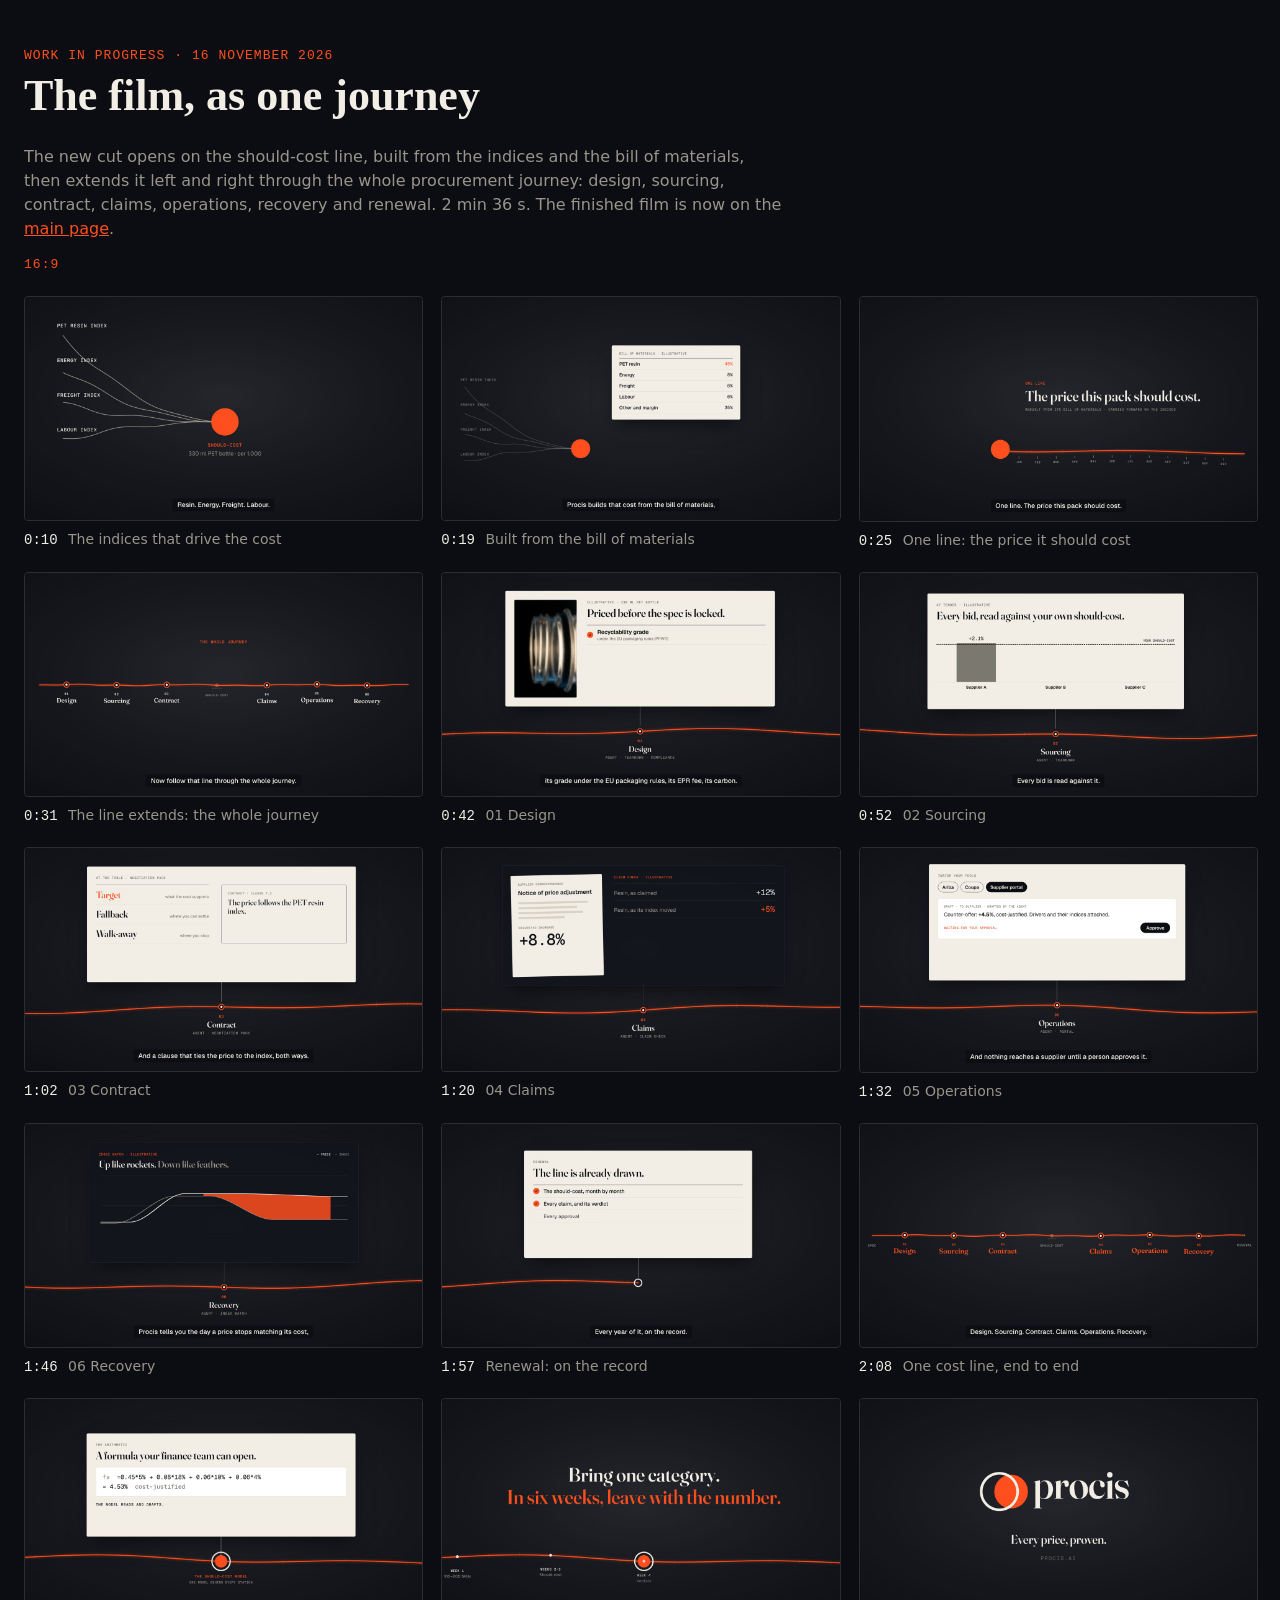
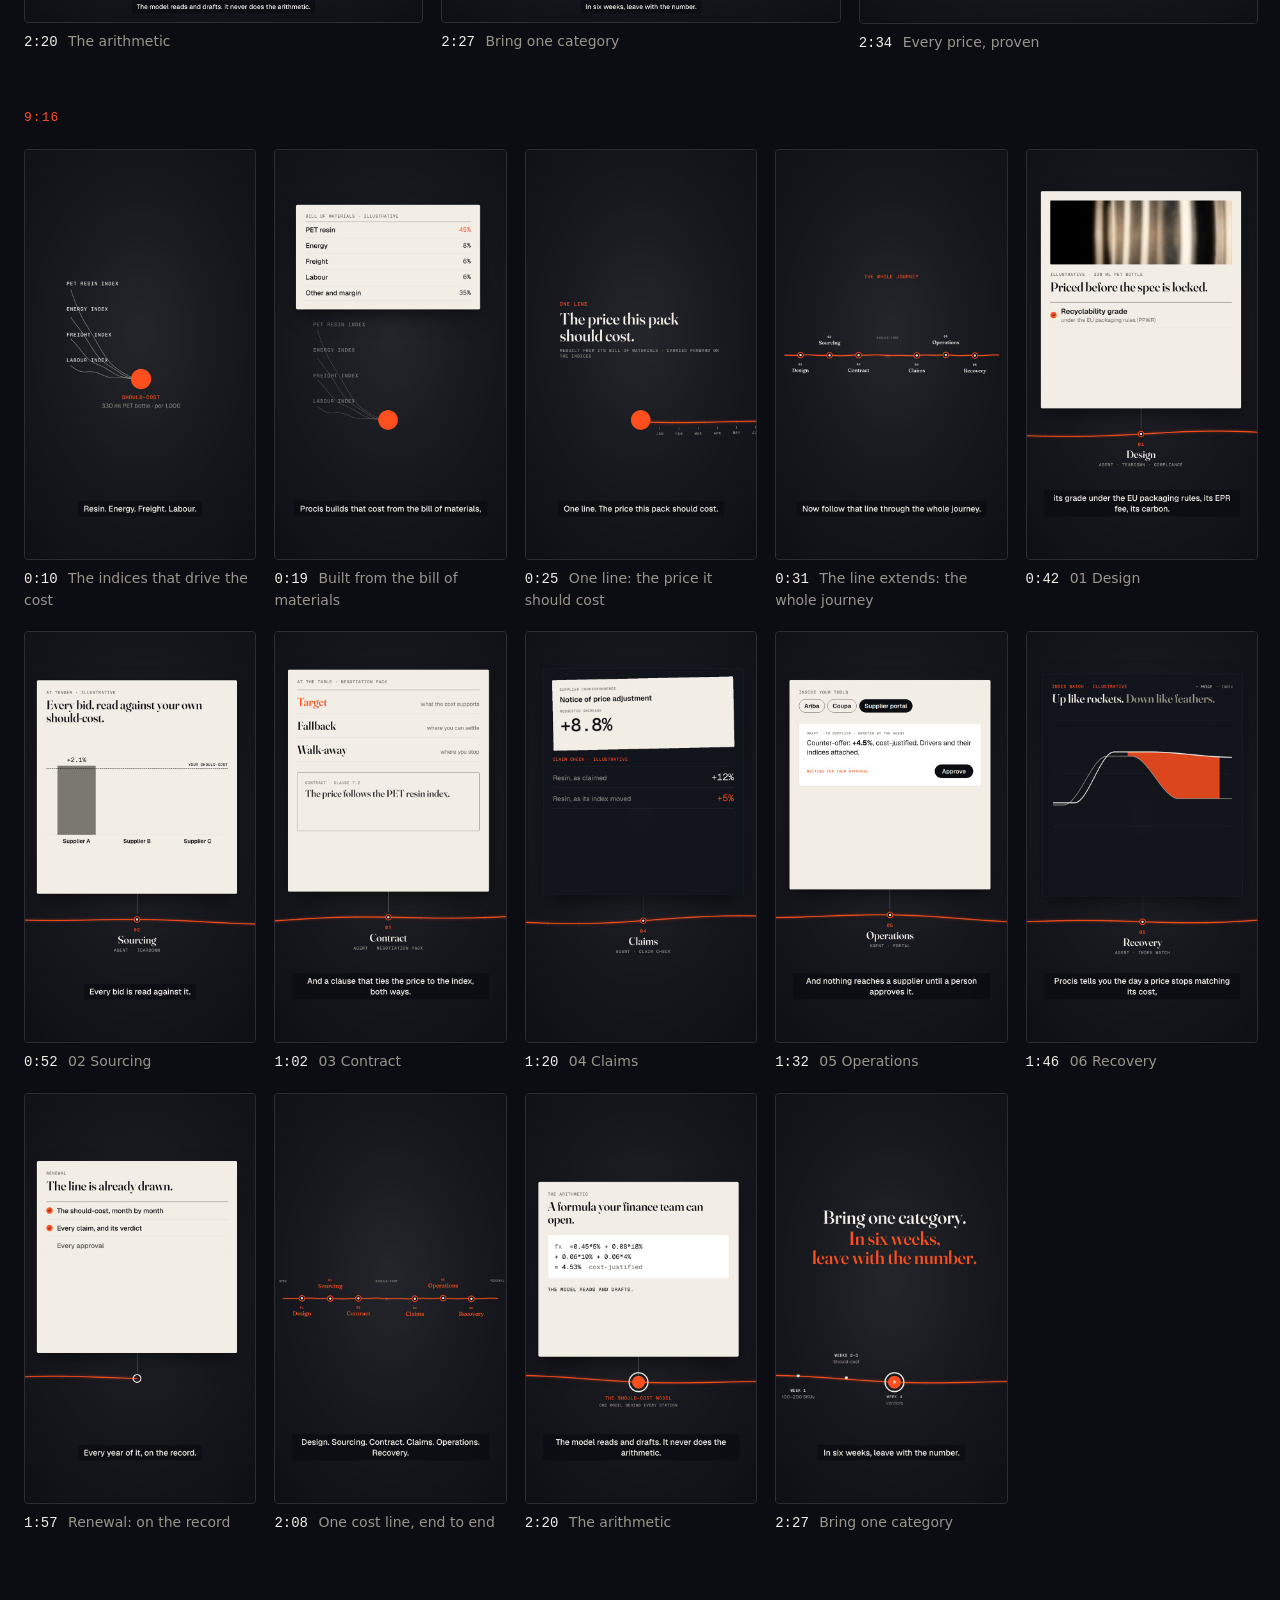
<file: wip/index.html>
<!doctype html><html lang="en"><head><meta charset="utf-8"><meta name="viewport" content="width=device-width,initial-scale=1"><meta name="robots" content="noindex"><title>Procis · film in progress</title>
<style>body{margin:0;background:#0B0D12;color:#F2EEE6;font:16px/1.5 Geist,Inter,system-ui,sans-serif}main{max-width:1280px;margin:auto;padding:48px 24px}h1{font-family:Fraunces,Georgia,serif;font-weight:560;font-size:clamp(30px,8vw,44px);margin:0 0 8px}p{color:#9A958B;max-width:760px}.k{font:500 13px "Geist Mono",monospace;letter-spacing:.08em;text-transform:uppercase;color:#FF4F1F}.g{display:grid;gap:20px;margin:24px 0 56px}.h{grid-template-columns:repeat(auto-fill,minmax(min(380px,100%),1fr))}.v{grid-template-columns:repeat(auto-fill,minmax(200px,1fr))}figure{margin:0}img{width:100%;border-radius:4px;display:block;border:1px solid rgba(242,238,230,.14)}figcaption{font-size:14px;color:#9A958B;margin-top:8px}b{color:#F2EEE6;font-family:"Geist Mono",monospace;font-weight:500;margin-right:6px}a{color:#FF4F1F}@media(max-width:600px){main{padding:28px 16px}.v{grid-template-columns:repeat(2,minmax(0,1fr));gap:12px}.g{gap:14px;margin:16px 0 40px}figcaption{font-size:13px}}</style></head><body><main>
<div class="k">Work in progress · 16 November 2026</div><h1>The film, as one journey</h1>
<p>The new cut opens on the should-cost line, built from the indices and the bill of materials, then extends it left and right through the whole procurement journey: design, sourcing, contract, claims, operations, recovery and renewal. 2 min 36 s. The finished film is now on the <a href="../#film">main page</a>.</p>
<div class="k">16:9</div><div class="g h"><figure><img src="h-10.jpg" loading="lazy" alt=""><figcaption><b>0:10</b> The indices that drive the cost</figcaption></figure>
<figure><img src="h-19.jpg" loading="lazy" alt=""><figcaption><b>0:19</b> Built from the bill of materials</figcaption></figure>
<figure><img src="h-25.jpg" loading="lazy" alt=""><figcaption><b>0:25</b> One line: the price it should cost</figcaption></figure>
<figure><img src="h-31.jpg" loading="lazy" alt=""><figcaption><b>0:31</b> The line extends: the whole journey</figcaption></figure>
<figure><img src="h-42.jpg" loading="lazy" alt=""><figcaption><b>0:42</b> 01 Design</figcaption></figure>
<figure><img src="h-52.jpg" loading="lazy" alt=""><figcaption><b>0:52</b> 02 Sourcing</figcaption></figure>
<figure><img src="h-62.jpg" loading="lazy" alt=""><figcaption><b>1:02</b> 03 Contract</figcaption></figure>
<figure><img src="h-80.jpg" loading="lazy" alt=""><figcaption><b>1:20</b> 04 Claims</figcaption></figure>
<figure><img src="h-92.jpg" loading="lazy" alt=""><figcaption><b>1:32</b> 05 Operations</figcaption></figure>
<figure><img src="h-106.jpg" loading="lazy" alt=""><figcaption><b>1:46</b> 06 Recovery</figcaption></figure>
<figure><img src="h-117.jpg" loading="lazy" alt=""><figcaption><b>1:57</b> Renewal: on the record</figcaption></figure>
<figure><img src="h-128.jpg" loading="lazy" alt=""><figcaption><b>2:08</b> One cost line, end to end</figcaption></figure>
<figure><img src="h-140.jpg" loading="lazy" alt=""><figcaption><b>2:20</b> The arithmetic</figcaption></figure>
<figure><img src="h-147.jpg" loading="lazy" alt=""><figcaption><b>2:27</b> Bring one category</figcaption></figure>
<figure><img src="h-154.jpg" loading="lazy" alt=""><figcaption><b>2:34</b> Every price, proven</figcaption></figure></div><div class="k">9:16</div><div class="g v"><figure><img src="v-10.jpg" loading="lazy" alt=""><figcaption><b>0:10</b> The indices that drive the cost</figcaption></figure>
<figure><img src="v-19.jpg" loading="lazy" alt=""><figcaption><b>0:19</b> Built from the bill of materials</figcaption></figure>
<figure><img src="v-25.jpg" loading="lazy" alt=""><figcaption><b>0:25</b> One line: the price it should cost</figcaption></figure>
<figure><img src="v-31.jpg" loading="lazy" alt=""><figcaption><b>0:31</b> The line extends: the whole journey</figcaption></figure>
<figure><img src="v-42.jpg" loading="lazy" alt=""><figcaption><b>0:42</b> 01 Design</figcaption></figure>
<figure><img src="v-52.jpg" loading="lazy" alt=""><figcaption><b>0:52</b> 02 Sourcing</figcaption></figure>
<figure><img src="v-62.jpg" loading="lazy" alt=""><figcaption><b>1:02</b> 03 Contract</figcaption></figure>
<figure><img src="v-80.jpg" loading="lazy" alt=""><figcaption><b>1:20</b> 04 Claims</figcaption></figure>
<figure><img src="v-92.jpg" loading="lazy" alt=""><figcaption><b>1:32</b> 05 Operations</figcaption></figure>
<figure><img src="v-106.jpg" loading="lazy" alt=""><figcaption><b>1:46</b> 06 Recovery</figcaption></figure>
<figure><img src="v-117.jpg" loading="lazy" alt=""><figcaption><b>1:57</b> Renewal: on the record</figcaption></figure>
<figure><img src="v-128.jpg" loading="lazy" alt=""><figcaption><b>2:08</b> One cost line, end to end</figcaption></figure>
<figure><img src="v-140.jpg" loading="lazy" alt=""><figcaption><b>2:20</b> The arithmetic</figcaption></figure>
<figure><img src="v-147.jpg" loading="lazy" alt=""><figcaption><b>2:27</b> Bring one category</figcaption></figure></div></main></body></html>
</file>
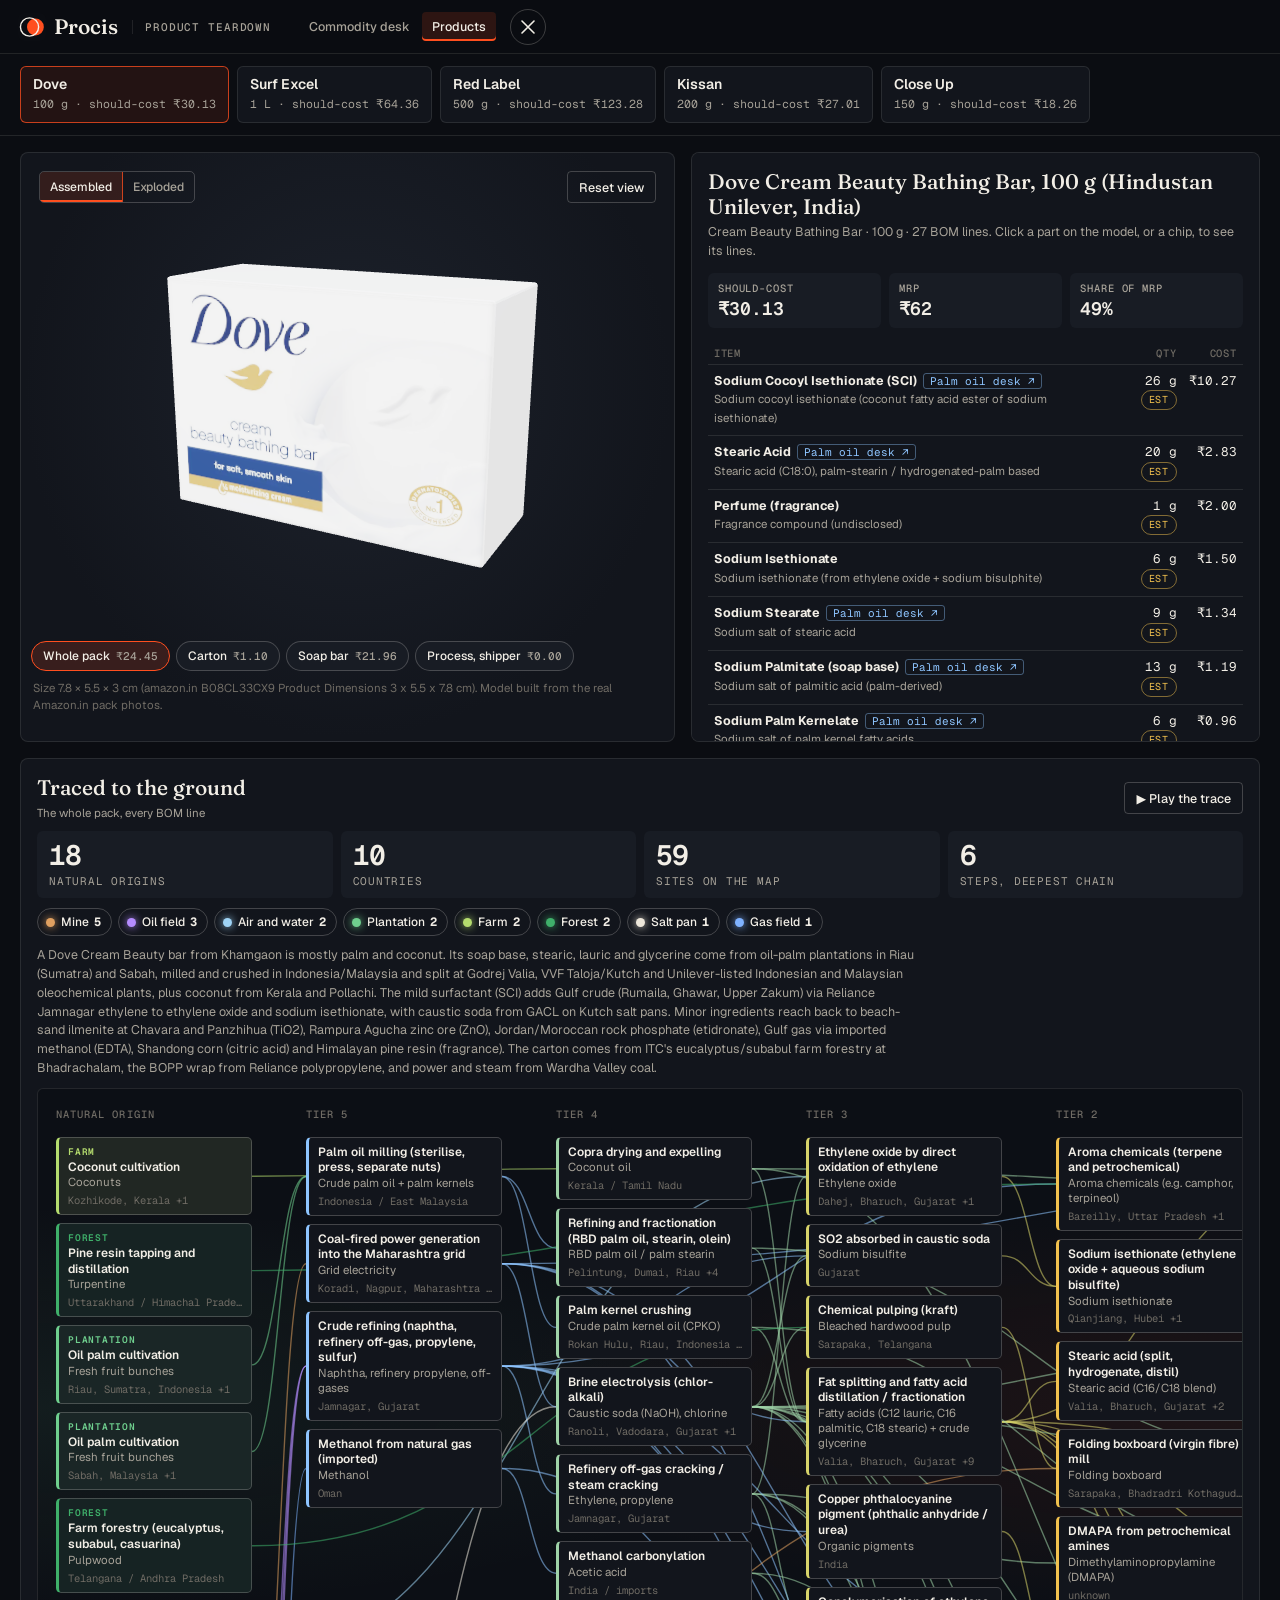
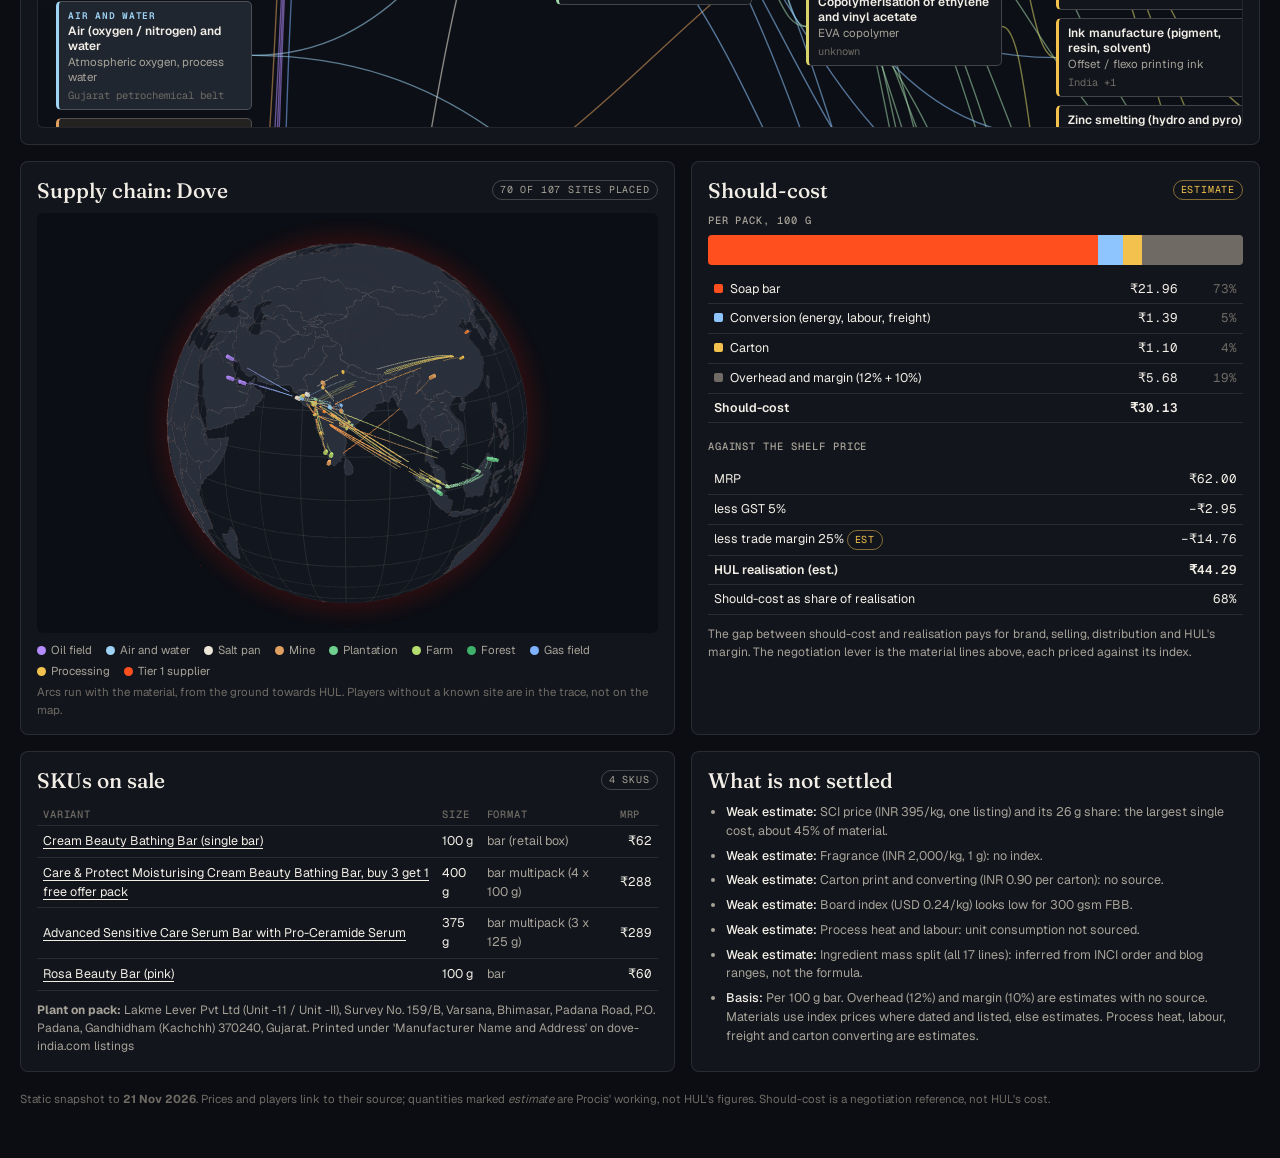
<file: desk/products.html>
<!doctype html>
<html lang="en">
<head>
<meta charset="utf-8">
<meta name="viewport" content="width=device-width, initial-scale=1, viewport-fit=cover">
<title>Procis · Product teardown</title>
<meta name="description" content="Procis product teardown: five HUL flagship packs in 3D. Click a part to see its bill of materials, the supply chain to raw materials on the globe, and its should-cost.">
<meta name="theme-color" content="#0B0D12">
<link rel="icon" href="../brand/procis-mark-reversed.svg" type="image/svg+xml">
<link rel="preload" href="../fonts/Geist-VF.woff2" as="font" type="font/woff2" crossorigin>
<link rel="stylesheet" href="desk.css">
<link rel="stylesheet" href="products.css">
<script type="importmap">{ "imports": { "three": "./vendor/three/three.module.js", "three/addons/": "./vendor/three/jsm/" } }</script>
</head>
<body class="pt">
<a class="skip" href="#main">Skip to content</a>
<header class="top">
  <a class="brand" href="../" aria-label="Procis home"><img src="../brand/procis-mark-reversed.svg" width="28" height="28" alt=""><span class="word">Procis</span></a>
  <span class="lab">Product teardown</span>
  <nav class="pt-switch" aria-label="Desk">
    <a href="index.html">Commodity desk</a>
    <a href="products.html" aria-current="page">Products</a>
  </nav>
  <a class="x-close" href="../" aria-label="Close and go back to Procis" title="Close">
    <svg width="14" height="14" viewBox="0 0 14 14" aria-hidden="true"><path d="M1 1l12 12M13 1L1 13" stroke="currentColor" stroke-width="1.6" stroke-linecap="round"/></svg>
  </a>
</header>

<div class="pt-tabs" id="tabs" role="tablist" aria-label="Products"></div>

<main id="main" class="pt-main">
  <section class="pt-hero">
    <div class="pt-view">
      <div class="pt-canvas" id="viewer" aria-label="3D model. Drag to turn, scroll to zoom, click a part."></div>
      <div class="pt-vbar">
        <div class="seg" role="group" aria-label="View">
          <button id="b-asm" aria-pressed="true">Assembled</button>
          <button id="b-exp" aria-pressed="false">Exploded</button>
        </div>
        <button class="btn" id="b-reset">Reset view</button>
      </div>
      <div class="pt-chips" id="chips" aria-label="Parts"></div>
      <p class="xs faint pt-vnote" id="vnote"></p>
    </div>
    <aside class="pt-side" id="side" aria-live="polite"></aside>
  </section>

  <section class="pt-card pt-trace" aria-labelledby="t-title">
    <div class="pt-h">
      <div><h2 id="t-title">Traced to the ground</h2><p class="sub xs muted" id="t-scope"></p></div>
      <div class="pt-tbar"><button class="btn" id="b-play">▶ Play the trace</button><button class="btn" id="b-clear" hidden>Clear selection</button></div>
    </div>
    <div class="pt-stats" id="t-stats"></div>
    <div class="pt-rtypes" id="t-rtypes"></div>
    <p class="small muted pt-tsum" id="t-sum"></p>
    <p class="xs faint pt-hint">Scroll sideways: the pack is on the right, the ground on the left.</p>
    <div class="pt-flow" id="flow"><div class="pt-flow-in" id="flow-in"><svg class="pt-edges" id="edges" aria-hidden="true"></svg><div class="pt-cols" id="cols"></div></div></div>
    <div class="pt-ndet" id="t-node" aria-live="polite"></div>
  </section>

  <section class="pt-row">
    <div class="pt-card pt-globe-card">
      <div class="pt-h"><h2 id="g-title">Supply chain</h2><span class="tag tag--mute" id="g-count"></span></div>
      <div class="pt-globe" id="pglobe"></div>
      <div class="pt-legend xs muted" id="g-legend"></div>
    </div>
    <div class="pt-card">
      <div class="pt-h"><h2>Should-cost</h2><span class="tag tag--warn">estimate</span></div>
      <div id="cost"></div>
    </div>
  </section>

  <section class="pt-row">
    <div class="pt-card"><div class="pt-h"><h2>SKUs on sale</h2><span class="tag tag--mute" id="sku-n"></span></div><div id="skus"></div></div>
    <div class="pt-card"><div class="pt-h"><h2>What is not settled</h2></div><div id="caveats"></div></div>
  </section>
  <p class="xs faint pt-foot">Static snapshot to <b id="asof"></b>. Prices and players link to their source; quantities marked <i>estimate</i> are Procis' working, not HUL's figures. Should-cost is a negotiation reference, not HUL's cost.</p>
</main>
<div class="toast" id="toast" role="status"></div>
<script src="vendor/globe.gl.min.js"></script>
<script src="data/products.js"></script>
<script type="module" src="products.js"></script>
</body>
</html>
</file>
<file: scrollcraft.css>
/* ============================================================================
   scrollcraft.css: the taste floor
   ----------------------------------------------------------------------------
   Two layers, and the split matters:

     TOKENS   what you override per brand. Colour roles, the type ramp, the
              spacing scale, elevation, motion. A brand is ~12 values.
     DEVICES  what the engine drives. Do not restyle these to taste; they are
              the mechanism. Style your own markup instead.

   Nothing here draws a "component". There are no card, badge, or pill classes,
   because a stylesheet that ships those is how every page built on it ends up
   with the same shapes. You get a floor and a vocabulary; the composition is
   yours.
   ========================================================================== */

/* ---------------------------------------------------------------- tokens -- */
:root {
  /* --- colour roles. Override these six and the page is rebranded. -------- */
  --sc-canvas:      #08090b;   /* the page ground. Drift interpolates this.   */
  --sc-surface:     #101217;   /* anything raised off the ground             */
  --sc-ink:         #f4f2ef;   /* primary text                               */
  --sc-ink-soft:    #9a9ba1;   /* secondary text. Tinted, never flat gray.   */
  --sc-accent:      #d8ff3e;   /* ONE accent. It owns a region, not confetti. */
  --sc-accent-ink:  #08090b;   /* text that sits on the accent               */

  --sc-hairline:    color-mix(in oklab, var(--sc-ink) 12%, transparent);
  --sc-hairline-strong: color-mix(in oklab, var(--sc-ink) 22%, transparent);

  /* --- type. Two families max. Display carries voice, text carries prose. - */
  --sc-font-display: "Instrument Sans", "Geist", system-ui, sans-serif;
  --sc-font-text:    "Geist", system-ui, sans-serif;
  --sc-font-mono:    "Geist Mono", ui-monospace, monospace;

  /* Fluid ramp. Tracking tightens as size grows because a face set at 6rem
     with 0 tracking reads loose; this is optical correction, not decoration. */
  --sc-t-xs:   clamp(0.75rem, 0.72rem + 0.15vw, 0.82rem);
  --sc-t-sm:   clamp(0.875rem, 0.84rem + 0.18vw, 0.95rem);
  --sc-t-base: clamp(1rem, 0.96rem + 0.22vw, 1.125rem);
  --sc-t-lg:   clamp(1.2rem, 1.1rem + 0.5vw, 1.5rem);
  --sc-t-xl:   clamp(1.6rem, 1.35rem + 1.2vw, 2.25rem);
  --sc-t-2xl:  clamp(2.1rem, 1.6rem + 2.4vw, 3.4rem);
  --sc-t-3xl:  clamp(2.8rem, 1.9rem + 4.2vw, 5rem);
  --sc-t-4xl:  clamp(3.4rem, 1.9rem + 6.6vw, 7.5rem);

  --sc-track-tight:  -0.035em;
  --sc-track-snug:   -0.02em;
  --sc-track-normal: -0.005em;
  --sc-track-wide:    0.08em;

  --sc-leading-none: 0.94;
  --sc-leading-tight: 1.06;
  --sc-leading-body: 1.62;

  --sc-measure: 62ch;

  /* --- space. 4px base: the useful middle steps an 8-only scale misses. --- */
  --sc-1: 0.25rem;  --sc-2: 0.5rem;   --sc-3: 0.75rem;  --sc-4: 1rem;
  --sc-5: 1.5rem;   --sc-6: 2rem;     --sc-7: 3rem;     --sc-8: 4rem;
  --sc-9: 6rem;     --sc-10: 8rem;    --sc-11: 12rem;

  /* Section rhythm is fluid so a phone doesn't inherit desktop air. */
  --sc-section: clamp(4.5rem, 9vw, 11rem);
  --sc-gutter:  clamp(1.25rem, 5vw, 5.5rem);
  --sc-maxw:    82rem;

  /* --- radius. Pick one scale for the page and hold it. ------------------- */
  --sc-r-sm: 6px;  --sc-r-md: 12px;  --sc-r-lg: 20px;  --sc-r-pill: 999px;

  /* --- elevation. Every shadow has an offset AND a soft blur, and is tinted
         to the canvas hue. A zero-offset coloured halo is decoration, not
         depth, so there isn't one here. ---------------------------------- */
  --sc-shadow-color: 220 40% 2%;
  --sc-e1: 0 1px 2px hsl(var(--sc-shadow-color) / 0.28),
           0 2px 6px -1px hsl(var(--sc-shadow-color) / 0.20);
  --sc-e2: 0 2px 4px hsl(var(--sc-shadow-color) / 0.24),
           0 8px 18px -4px hsl(var(--sc-shadow-color) / 0.30);
  --sc-e3: 0 4px 8px hsl(var(--sc-shadow-color) / 0.22),
           0 18px 40px -8px hsl(var(--sc-shadow-color) / 0.38),
           0 48px 90px -24px hsl(var(--sc-shadow-color) / 0.30);

  /* Edge light: a 1px top highlight sells a raised surface better than any
     amount of blur, because real raised things catch light on their lip. */
  --sc-edge: inset 0 1px 0 color-mix(in oklab, var(--sc-ink) 10%, transparent);

  /* --- motion. Built-in CSS easings are too weak for UI. ------------------ */
  --sc-ease-out:    cubic-bezier(0.23, 1, 0.32, 1);
  --sc-ease-in-out: cubic-bezier(0.77, 0, 0.175, 1);
  --sc-ease-drawer: cubic-bezier(0.32, 0.72, 0, 1);
  --sc-d-fast: 160ms;  --sc-d-base: 240ms;  --sc-d-slow: 420ms;

  --sc-z-stage: 1; --sc-z-copy: 20; --sc-z-chrome: 60;
}

/* --------------------------------------------------------------- reset -- */
*, *::before, *::after { box-sizing: border-box; }
html { -webkit-text-size-adjust: 100%; scroll-behavior: smooth; }
@media (prefers-reduced-motion: reduce) { html { scroll-behavior: auto; } }

body {
  margin: 0;
  background: var(--sc-canvas);
  color: var(--sc-ink);
  font-family: var(--sc-font-text);
  font-size: var(--sc-t-base);
  line-height: var(--sc-leading-body);
  letter-spacing: var(--sc-track-normal);
  -webkit-font-smoothing: antialiased;
  text-rendering: optimizeLegibility;
  font-synthesis-weight: none;
  overflow-x: clip;
}
img, video, canvas, svg { display: block; max-width: 100%; }
button, input, select, textarea { font: inherit; color: inherit; }

/* ------------------------------------------------- the browser surfaces --
   The parts you did not draw still carry the design. Selection, caret, focus
   ring, scrollbar and tabular numerals all ship with defaults that belong to no
   design system. Theming them is the cheapest signal that a page was built
   rather than assembled, and it is the step that gets skipped most reliably. */
::selection { background: var(--sc-accent); color: var(--sc-accent-ink); }
:root { caret-color: var(--sc-accent); accent-color: var(--sc-accent); }
:focus-visible {
  outline: 2px solid var(--sc-accent);
  outline-offset: 3px;
  border-radius: var(--sc-r-sm);
}
:where(a) { color: inherit; text-decoration-thickness: 1px; text-underline-offset: 0.22em; }
@supports (scrollbar-color: auto) {
  html { scrollbar-color: color-mix(in oklab, var(--sc-ink) 26%, transparent) transparent; scrollbar-width: thin; }
}
:where(table, .sc-nums, [data-sc-count]) { font-variant-numeric: tabular-nums; }

/* ----------------------------------------------------------- typography -- */
.sc-display {
  font-family: var(--sc-font-display);
  font-weight: 500;
  line-height: var(--sc-leading-none);
  letter-spacing: var(--sc-track-tight);
  text-wrap: balance;
  margin: 0;
}
.sc-display--xl { font-size: var(--sc-t-4xl); }
.sc-display--lg { font-size: var(--sc-t-3xl); }
.sc-display--md { font-size: var(--sc-t-2xl); letter-spacing: var(--sc-track-snug); }
.sc-lede {
  font-size: var(--sc-t-lg);
  line-height: 1.44;
  letter-spacing: var(--sc-track-snug);
  color: var(--sc-ink);
  max-width: 46ch;
  text-wrap: pretty;
  margin: 0;
}
.sc-body { max-width: var(--sc-measure); color: var(--sc-ink-soft); text-wrap: pretty; margin: 0; }
.sc-label {
  font-family: var(--sc-font-mono);
  font-size: var(--sc-t-xs);
  letter-spacing: var(--sc-track-wide);
  text-transform: uppercase;
  color: var(--sc-ink-soft);
}

/* ---------------------------------------------------------------- layout -- */
.sc-wrap { width: 100%; max-width: var(--sc-maxw); margin-inline: auto; padding-inline: var(--sc-gutter); }
.sc-section { padding-block: var(--sc-section); }
/* More space above a heading than below it: the gap belongs to the boundary,
   not to the pair. */
.sc-stack > * + * { margin-top: var(--sc-4); }
.sc-stack > :is(h1,h2,h3) { margin-top: var(--sc-7); }
.sc-stack > :is(h1,h2,h3):first-child { margin-top: 0; }
.sc-rule { height: 1px; border: 0; background: var(--sc-hairline); margin: 0; }

/* =============================================================== DEVICES ==
   Driven by the engine. Restyle your own markup, not these.                */

.sc-act--pinned { position: relative; }
.sc-stage {
  position: sticky; top: 0;
  height: 100vh; height: 100svh;
  overflow: clip;
  z-index: var(--sc-z-stage);
}

/* scrub / sequence media */
.sc-stage :is(video[data-sc-scrub], canvas[data-sc-sequence], .sc-stage__poster) {
  position: absolute; inset: 0;
  width: 100%; height: 100%;
  object-fit: cover;
}
video[data-sc-scrub] { opacity: 0; transition: opacity 380ms var(--sc-ease-out); }
.sc-has-clip video[data-sc-scrub] { opacity: 1; }
/* The poster is a live frame-holder, not a placeholder: it stays up until a
   real video frame has painted, which is what stops the blank-stage flash. */
.sc-stage__poster { z-index: 0; transition: opacity 380ms var(--sc-ease-out); }
.sc-has-clip .sc-stage__poster { opacity: 0; }

/* A scrim only where text sits. A full-frame darkening layer flattens the
   image everywhere to fix contrast in one corner. */
.sc-scrim {
  position: absolute; inset: 0; pointer-events: none; z-index: 1;
  background: linear-gradient(
    var(--sc-scrim-angle, 180deg),
    color-mix(in oklab, var(--sc-canvas) var(--sc-scrim-a, 78%), transparent) 0%,
    color-mix(in oklab, var(--sc-canvas) 30%, transparent) 42%,
    transparent 68%);
}
/* Point the scrim at the copy. A scrim gradient that darkens the top while the
   copy sits at the bottom fixes contrast nowhere and flattens the image
   everywhere, which is the most common way text-over-video goes wrong. */
.sc-scrim--bottom { --sc-scrim-angle: 0deg; }
.sc-scrim--left   { --sc-scrim-angle: 90deg; }
.sc-scrim--right  { --sc-scrim-angle: 270deg; }

/* Corner scrims, for copy anchored to a corner. An edge gradient has to darken
   a whole band across the frame to cover one corner; a corner gradient puts the
   density where the text is and leaves the rest of the image alone. Pair with
   .sc-copy--lead / .sc-copy--trail. */
.sc-scrim--lead {
  background: linear-gradient(to top right,
    color-mix(in oklab, var(--sc-canvas) 94%, transparent) 0%,
    color-mix(in oklab, var(--sc-canvas) 72%, transparent) 30%,
    color-mix(in oklab, var(--sc-canvas) 30%, transparent) 52%,
    transparent 72%);
}
.sc-scrim--trail {
  background: linear-gradient(to top left,
    color-mix(in oklab, var(--sc-canvas) 94%, transparent) 0%,
    color-mix(in oklab, var(--sc-canvas) 72%, transparent) 30%,
    color-mix(in oklab, var(--sc-canvas) 30%, transparent) 52%,
    transparent 72%);
}
/* A band across the bottom, for copy that spans the full width of the frame.
   That is what both corner anchors become below 860px, and it is also the right
   shape whenever the copy block is wider than a corner. */
.sc-scrim--band {
  background: linear-gradient(to top,
    color-mix(in oklab, var(--sc-canvas) 94%, transparent) 0%,
    color-mix(in oklab, var(--sc-canvas) 74%, transparent) 22%,
    color-mix(in oklab, var(--sc-canvas) 30%, transparent) 42%,
    transparent 58%);
}
.sc-scrim--vignette {
  background: radial-gradient(120% 90% at 50% 45%, transparent 40%,
              color-mix(in oklab, var(--sc-canvas) 70%, transparent) 100%);
}

/* copy over a stage.
   max-width is in rem, never ch. A `ch` on this container resolves against the
   CONTAINER's font-size (body size), not the display size of the heading inside
   it, so `max-width: 20ch` here silently produces a ~180px column and wraps a
   hero headline to six lines. Set a ch measure on the text element itself. */
.sc-copy {
  position: absolute; z-index: var(--sc-z-copy);
  inset-inline: var(--sc-gutter);
  max-width: min(46rem, 76vw);
  will-change: opacity, transform;
}
.sc-copy--lead   { left: var(--sc-gutter); bottom: clamp(3rem, 12vh, 9rem); }
/* inset-inline FIRST. It is the shorthand for left+right, so declaring it after
   `left: 50%` resets left to auto and the block drifts off the left edge. */
.sc-copy--center { inset-inline: auto; left: 50%; top: 50%; translate: -50% -50%; text-align: center; }
.sc-copy--trail  { inset-inline: auto; right: var(--sc-gutter); bottom: clamp(3rem, 12vh, 9rem); text-align: right; }

/* cue defaults: the engine writes opacity/transform inline, these are the
   pre-paint state so nothing flashes before the first read() */
[data-sc-cue] { opacity: 0; will-change: opacity, transform; }
.sc-ready [data-sc-cue] { transition: none; }

/* kinetic split */
.sc-split { display: inline-block; overflow: hidden; vertical-align: top; }
/* Descenders live below the baseline; a line mask clipped to the line box eats
   the tails off g, y, p, j. The padding buys them room back. */
.sc-split--line { display: block; padding-bottom: 0.14em; margin-bottom: -0.14em; }
.sc-split__i { display: inline-block; will-change: transform, opacity; }
.sc-is-split { opacity: 1 !important; }

/* horizontal rail */
[data-sc-pan] { display: flex; will-change: transform; }

/* reveal + parallax */
[data-sc-reveal] { will-change: clip-path; }
[data-sc-parallax] { will-change: transform; }

/* flow reveal (fires once) */
[data-sc-in], [data-sc-stagger] > * {
  opacity: 0;
  transform: translate3d(0, 14px, 0);
  transition: opacity 620ms var(--sc-ease-out), transform 620ms var(--sc-ease-out);
}
[data-sc-in].sc-in, [data-sc-stagger] > .sc-in { opacity: 1; transform: none; }

/* pointer devices */
[data-sc-tilt] { transform-style: preserve-3d; will-change: transform; }
[data-sc-magnet] { will-change: transform; }
/* isolation always; position only if nothing more specific already set it.
   Written with :where() (zero specificity) on purpose: a plain `position:
   relative` here has the same weight as `.sc-stage` and, being later in the
   file, silently wins. A stage carrying both attributes then stops being
   sticky and the whole act scrolls away instead of pinning. */
[data-sc-spotlight] { isolation: isolate; }
:where([data-sc-spotlight]) { position: relative; }
[data-sc-spotlight]::after {
  content: ""; position: absolute; inset: 0; pointer-events: none; z-index: 2;
  background: radial-gradient(
    28rem 28rem at calc(var(--sc-mx, 0.5) * 100%) calc(var(--sc-my, 0.5) * 100%),
    color-mix(in oklab, var(--sc-accent) 16%, transparent), transparent 70%);
  opacity: 0; transition: opacity var(--sc-d-slow) var(--sc-ease-out);
}
[data-sc-spotlight]:hover::after { opacity: 1; }

/* =========================================================== WORLDFLIGHT ==
   One fixed stage for the whole page. The only thing in document flow is the
   spacer, and it is empty. If you find yourself adding a section here, you want
   act mode instead: the moment a real block scrolls past the fixed stage, the
   page has a seam again and the whole point is gone.                        */

[data-sc-mode="worldflight"] { position: relative; }

.sc-world {
  position: fixed; inset: 0;
  overflow: clip;
  z-index: var(--sc-z-stage);
  background: var(--sc-canvas);
}

/* Every leg is mounted for the life of the page and stacked in the same box.
   The engine owns opacity, visibility and z-index here; do not set them. */
.sc-world__seg {
  position: absolute; inset: 0;
  opacity: 0;
  will-change: opacity;
}
.sc-world__seg > :is(video, img, canvas) {
  position: absolute; inset: 0;
  width: 100%; height: 100%;
  object-fit: cover;
}
/* The poster is the frame-holder AND the first camera move: the engine pushes
   it in slowly until a real decoded frame is available to replace it. */
.sc-world__poster {
  z-index: 0;
  transform-origin: 50% 50%;
  transition: opacity 420ms var(--sc-ease-out);
}
.sc-world__seg > video { z-index: 1; }
.sc-world__seg.sc-has-clip .sc-world__poster { opacity: 0; }
/* The act stylesheet lights a clip through its ancestor act. A worldflight leg
   has no act, so match the class the engine also writes on the clip itself. */
video[data-sc-scrub].sc-has-clip { opacity: 1; }

/* The copy layer is fixed too, and inert by default: the engine hands
   pointer-events back to a block only while it is actually legible. */
.sc-world__copy {
  position: fixed; inset: 0;
  z-index: var(--sc-z-copy);
  pointer-events: none;
}
.sc-world__scrim { position: absolute; inset: 0; pointer-events: none; z-index: 0; }
[data-sc-copy] {
  opacity: 0;
  pointer-events: none;
  will-change: opacity, transform;
}
.sc-ready [data-sc-copy] { transition: none; }

/* The track. Empty on purpose. */
.sc-world__spacer { pointer-events: none; }

/* scroll progress */
[data-sc-progress] {
  position: fixed; inset: 0 0 auto 0; height: 2px; z-index: var(--sc-z-chrome);
  background: var(--sc-accent); transform-origin: 0 50%; transform: scaleX(0);
  will-change: transform;
}

/* ----------------------------------------------------------- atmosphere --
   Depth is not only shadow. Grain keeps a flat dark ground from banding, and
   it is the difference between "a dark page" and "a lit room". */
.sc-grain { position: fixed; inset: 0; pointer-events: none; z-index: 3; opacity: 0.045; }
.sc-grain::before {
  content: ""; position: absolute; inset: -50%;
  background-image: url("data:image/svg+xml;utf8,<svg xmlns='http://www.w3.org/2000/svg' width='140' height='140'><filter id='n'><feTurbulence type='fractalNoise' baseFrequency='0.85' numOctaves='3'/></filter><rect width='140' height='140' filter='url(%23n)'/></svg>");
}

/* -------------------------------------------------------- reduced motion -- */
@media (prefers-reduced-motion: reduce) {
  /* Fewer and gentler, not zero. Opacity still carries the reveal so the page
     is comprehensible; every position change is dropped. */
  [data-sc-in], [data-sc-stagger] > * { transform: none; transition-duration: 220ms; }
  [data-sc-parallax], [data-sc-pan], .sc-split__i { transform: none !important; }
  /* A wipe is a position change too. Show reveal content settled. */
  [data-sc-reveal] { clip-path: none !important; }
  /* A rail's transform IS its navigation, not decoration. Zeroing it the way
     parallax and kinetic type are zeroed parks the act on its first screenful
     and makes everything past the fold unreachable: a device degrading into
     missing content. Hand the travel back to the reader as an ordinary scroll
     region instead, so the same items are all still gettable without motion.
     A build that would rather re-lay the rail out as a grid can still do that;
     this is the floor, not the ceiling. */
  [data-sc-act="pan"] .sc-stage,
  [data-sc-act="pan"] [data-sc-stage] {
    overflow-x: auto; overflow-y: hidden;
    overscroll-behavior-x: contain;
    scroll-snap-type: x proximity;
  }
  [data-sc-pan] > * { scroll-snap-align: center; }
  [data-sc-spotlight]::after { display: none; }
  /* A worldflight keeps its whole story here. No clip is ever fetched, so the
     posters are the film, and they cross-dissolve through exactly the same
     seams at exactly the same scroll positions. The push-in and the copy drift
     are the only things that go. */
  .sc-world__poster, [data-sc-copy] { transform: none !important; }
}

/* --------------------------------------------------------------- mobile -- */
@media (max-width: 860px) {
  .sc-copy { inset-inline: var(--sc-gutter); max-width: none; }
  .sc-copy--trail { text-align: left; }
  .sc-stage { height: 100svh; }
  /* .sc-copy--trail re-anchors to the left and spans the full width here, so a
     bottom-RIGHT corner gradient darkens the one corner the copy just left and
     guarantees a contrast failure over any bright clip. Point the density at
     the copy: the same band .sc-scrim--band paints. */
  .sc-scrim--trail {
    background: linear-gradient(to top,
      color-mix(in oklab, var(--sc-canvas) 94%, transparent) 0%,
      color-mix(in oklab, var(--sc-canvas) 74%, transparent) 22%,
      color-mix(in oklab, var(--sc-canvas) 30%, transparent) 42%,
      transparent 58%);
  }
}
</file>
<file: css/viewer.css>
/* The showcase viewer (js/viewer.js): a deck slide by slide, the memo's pages, the workbook's real cells,
   the film, the live lab. Procis tokens: ink surface, bone text, ember accent. */
.viewer { --v-surface: #12151C; --v-bg: #07080C; --v-line: color-mix(in oklab, var(--bone) 12%, transparent);
  --v-line-2: color-mix(in oklab, var(--bone) 22%, transparent);
  width: min(1240px, calc(100vw - 32px)); height: min(900px, calc(100dvh - 32px)); max-width: none; max-height: none;
  margin: auto; padding: 0; border: 1px solid var(--v-line-2); border-radius: 18px; background: var(--v-surface); color: var(--bone);
  display: grid; grid-template-rows: auto 1fr; overflow: hidden; font-family: var(--sc-font-text);
  box-shadow: 0 40px 120px -30px rgba(0, 0, 0, .8); }
.viewer:not([open]) { display: none; }
.viewer[open] { animation: v-in 260ms cubic-bezier(.2, .8, .2, 1); }
@keyframes v-in { from { opacity: 0; transform: translateY(14px) scale(.985); } }
@media (prefers-reduced-motion: reduce) { .viewer[open] { animation: none; } }
.viewer::backdrop { background: rgba(4, 5, 8, .84); backdrop-filter: blur(6px); -webkit-backdrop-filter: blur(6px); }
.viewer:fullscreen, .viewer.is-full { width: 100vw; height: 100dvh; border: 0; border-radius: 0; }
.viewer-bar { display: flex; align-items: center; gap: 14px; padding: 12px 14px 12px 22px; border-bottom: 1px solid var(--v-line); }
.viewer-id { display: grid; gap: 2px; min-width: 0; margin-right: auto; }
.viewer-kind { font: 500 11px/1.2 var(--sc-font-mono); color: var(--ember); text-transform: uppercase; letter-spacing: .08em; }
.viewer-title { margin: 0; font: 500 20px/1.2 var(--sc-font-display); white-space: nowrap; overflow: hidden; text-overflow: ellipsis; }
.viewer-made { margin: 0; font-size: 13px; color: var(--sc-ink-soft); white-space: nowrap; overflow: hidden; text-overflow: ellipsis; }
.viewer-actions { display: flex; gap: 8px; }
.v-btn { display: inline-flex; align-items: center; gap: .45em; min-height: 40px; padding: 0 14px; border-radius: 999px;
  border: 1px solid var(--v-line-2); background: none; color: var(--bone); font: 500 14px var(--sc-font-text);
  text-decoration: none; white-space: nowrap; cursor: pointer; }
.v-btn:hover, .v-btn:focus-visible { border-color: var(--bone); }
.v-btn--ember { background: var(--ember); border-color: var(--ember); color: var(--ink); }
.v-btn--ember:hover { background: #ff6a40; border-color: #ff6a40; }
.v-icon { width: 40px; height: 40px; padding: 0; justify-content: center; flex: none; font-size: 18px; line-height: 1; }
.v-icon svg { width: 18px; height: 18px; }
.viewer-body { min-height: 0; overflow: auto; background: var(--v-bg); display: grid; }
.pager { display: grid; grid-template-rows: 1fr auto; min-height: 0; height: 100%; outline: none; }
.pager-stage { position: relative; min-height: 0; overflow: hidden; }
.pager-img { position: absolute; inset: 22px 76px; width: calc(100% - 152px); height: calc(100% - 44px); object-fit: contain;
  filter: drop-shadow(0 24px 40px rgba(0, 0, 0, .6)); }
.pager-prev, .pager-next { position: absolute; z-index: 1; top: 50%; translate: 0 -50%; width: 46px; height: 46px; border-radius: 999px;
  border: 1px solid var(--v-line-2); background: var(--v-surface); color: var(--bone); font-size: 18px; cursor: pointer; }
.pager-prev:hover, .pager-next:hover { border-color: var(--ember); color: var(--ember); }
.pager-prev { left: 14px; } .pager-next { right: 14px; }
.pager-foot { display: flex; gap: 16px; align-items: center; padding: 10px 16px; border-top: 1px solid var(--v-line); min-width: 0; background: var(--v-surface); }
.pager-count { font: 13px var(--sc-font-mono); color: var(--sc-ink-soft); flex: none; }
.pager-strip { display: flex; gap: 8px; overflow-x: auto; scrollbar-width: thin; min-width: 0; }
.pager-strip button { flex: none; padding: 0; border: 2px solid transparent; border-radius: 5px; background: none; cursor: pointer; opacity: .6; }
.pager-strip button:hover { opacity: 1; }
.pager-strip button[aria-current] { border-color: var(--ember); opacity: 1; }
.pager-strip img { display: block; height: 54px; width: auto; border-radius: 3px; }
.doc { display: grid; gap: 22px; justify-items: center; padding: 28px 24px; align-content: start; }
.doc img { width: min(100%, 880px); height: auto; box-shadow: 0 24px 70px -24px rgba(0, 0, 0, .75); background: #fff; }
.film { width: 100%; height: 100%; max-height: 100%; background: #000; object-fit: contain; }
.site-frame { width: 100%; height: 100%; border: 0; background: var(--ink); }
.workbook { display: grid; grid-template-rows: auto 1fr auto; min-height: 0; background: #fff; color: #1f1f1f; }
.sheet-fx { display: block; padding: 10px 16px; border-bottom: 1px solid #ddd; font: 13px var(--sc-font-mono); color: #333; min-height: 40px;
  white-space: nowrap; overflow-x: auto; }
.sheet-fx b { color: #b8360f; font-weight: 600; margin-right: 1ch; }
.sheet-pane { overflow: auto; min-height: 0; }
.sheet { border-collapse: collapse; font: 13px/1.35 var(--sc-font-text); }
.sheet th { position: sticky; top: 0; background: #f1f1f1; color: #555; font-weight: 500; border: 1px solid #ddd; padding: 3px 8px; z-index: 1; }
.sheet tbody th { position: sticky; left: 0; top: auto; text-align: right; }
.sheet td { border: 1px solid #e3e3e3; padding: 4px 10px; white-space: nowrap; max-width: 340px; overflow: hidden; text-overflow: ellipsis; }
.sheet td.num { text-align: right; font-variant-numeric: tabular-nums; }
.sheet td.has-f { background: #fff4ec; cursor: pointer; }
.sheet td.is-sel { outline: 2px solid var(--ember); outline-offset: -2px; }
.sheet td:focus { outline: 2px solid var(--ember); outline-offset: -2px; }
.sheet-tabs { display: flex; gap: 2px; padding: 0 8px; border-top: 1px solid #ddd; background: #f6f6f6; overflow-x: auto; }
.sheet-tabs button { border: 0; background: none; padding: 10px 14px; font: 500 13px var(--sc-font-text); color: #555; cursor: pointer; white-space: nowrap; }
.sheet-tabs button[aria-selected="true"] { background: #fff; color: #111; box-shadow: inset 0 2px 0 var(--ember); }
@media (max-width: 700px) {
  .viewer { width: 100vw; height: 100dvh; border-radius: 0; border: 0; }
  .viewer-bar { flex-wrap: wrap; padding: 10px 10px 10px 16px; gap: 8px 10px; }
  .viewer-actions { order: 3; width: 100%; overflow-x: auto; }
  .viewer-title { font-size: 17px; }
  .pager-img { inset: 12px 12px 72px; width: calc(100% - 24px); height: calc(100% - 84px); }
  .pager-prev, .pager-next { top: auto; bottom: 12px; translate: none; }
  .sheet-fx { white-space: normal; overflow-wrap: anywhere; }
  .v-full { display: none; }
}
.doc:focus, .sheet-pane:focus, .pager:focus { outline: none; }
</file>
<file: app/app.css>
@font-face { font-family: "Fraunces"; src: url("../fonts/Fraunces-VF.woff2") format("woff2"); font-weight: 100 900; font-style: normal; font-display: swap; }
@font-face { font-family: "Geist"; src: url("../fonts/Geist-VF.woff2") format("woff2"); font-weight: 100 900; font-style: normal; font-display: swap; }
@font-face { font-family: "Geist Mono"; src: url("../fonts/GeistMono-VF.woff2") format("woff2"); font-weight: 100 900; font-style: normal; font-display: swap; }

:root {
  --ink: #0B0D12; --bone: #F2EEE6; --ember: #FF4F1F;
  --ash: #9A958B; --stone: #6E6A62;
  --bg: #0B0D12; --panel: #12151C; --panel-2: #181C24; --field: #0E1117;
  --text: #F2EEE6; --muted: #A7A298; --line: rgba(242,238,230,0.14); --line-2: rgba(242,238,230,0.24);
  --display: "Fraunces", "Iowan Old Style", Georgia, serif;
  --sans: "Geist", system-ui, -apple-system, "Segoe UI", Arial, sans-serif;
  --mono: "Geist Mono", ui-monospace, "JetBrains Mono", Menlo, monospace;
  --r: 4px;
  --c1: #F2EEE6; --c2: #C9C3B7; --c3: #9A958B; --c4: #6E6A62; --c5: #3A3833; --grid: rgba(242,238,230,.08);
  color-scheme: dark;
}
* { box-sizing: border-box; }
html { -webkit-text-size-adjust: 100%; }
body { margin: 0; background: var(--bg); color: var(--text); font: 400 14px/1.5 var(--sans); font-feature-settings: "ss01"; -webkit-font-smoothing: antialiased; }
.mono, .fig, output, input[type=number], .lbl, .tag, .n { font-family: var(--mono); font-variant-numeric: tabular-nums; }
.muted { color: var(--muted); }
.small { font-size: 12.5px; }
.r { text-align: right; justify-self: end; }
.sr { position: absolute; width: 1px; height: 1px; overflow: hidden; clip: rect(0 0 0 0); white-space: nowrap; }
.skip { position: absolute; left: -999px; top: 8px; background: var(--bone); color: var(--ink); padding: 8px 12px; z-index: 50; }
.skip:focus { left: 8px; }
:focus-visible { outline: 2px solid var(--ember); outline-offset: 2px; }

.lbl { font-size: 10.5px; font-weight: 500; letter-spacing: .08em; text-transform: uppercase; color: var(--muted); }
.tag { font-size: 10px; letter-spacing: .1em; text-transform: uppercase; color: var(--ember); border: 1px solid rgba(255,79,31,.55); padding: 2px 7px; border-radius: 999px; white-space: nowrap; }

/* top bar */
.top { position: sticky; top: 0; z-index: 20; display: flex; align-items: center; gap: 14px; padding: 10px 24px; background: rgba(11,13,18,.92); backdrop-filter: blur(8px); border-bottom: 1px solid var(--line); flex-wrap: wrap; }
.brand { display: inline-flex; align-items: center; gap: 8px; color: var(--text); text-decoration: none; }
.brand img { border-radius: 6px; display: block; }
.brand .word { font: 560 22px/1 var(--display); letter-spacing: -.01em; font-variation-settings: "opsz" 144; }
.lab { font: 500 11px var(--mono); letter-spacing: .08em; text-transform: uppercase; color: var(--muted); padding-left: 12px; border-left: 1px solid var(--line); }
.case { display: flex; align-items: center; gap: 8px; margin-left: auto; }
.actions { display: flex; gap: 6px; flex-wrap: wrap; }

.btn { font: 500 12.5px var(--sans); color: var(--text); background: transparent; border: 1px solid var(--line-2); border-radius: var(--r); padding: 7px 12px; cursor: pointer; text-decoration: none; display: inline-flex; align-items: center; gap: 6px; white-space: nowrap; min-height: 34px; }
.btn:hover { border-color: var(--bone); }
.btn--quiet { color: var(--muted); }
.btn--ember { background: var(--ember); color: var(--ink); border-color: var(--ember); font-weight: 600; }
.btn--ember:hover { background: #ff6a40; border-color: #ff6a40; }

select, input[type=text], input[type=number], textarea {
  font: 400 13px var(--sans); color: var(--text); background: var(--field); border: 1px solid var(--line-2); border-radius: var(--r); padding: 6px 8px; min-height: 32px; width: 100%;
}
input[type=number] { font-family: var(--mono); text-align: right; -moz-appearance: textfield; }
input[type=number]::-webkit-inner-spin-button, input[type=number]::-webkit-outer-spin-button { -webkit-appearance: none; margin: 0; }
select { appearance: none; padding-right: 26px; background-image: linear-gradient(45deg, transparent 50%, var(--muted) 50%), linear-gradient(135deg, var(--muted) 50%, transparent 50%); background-position: calc(100% - 13px) 50%, calc(100% - 8px) 50%; background-size: 5px 5px; background-repeat: no-repeat; }
.case select { width: auto; min-width: 210px; }
input:hover, select:hover, textarea:hover { border-color: rgba(242,238,230,.4); }
.unit { position: relative; display: block; }
.unit input { padding-right: 34px; }
.unit i { position: absolute; right: 8px; top: 50%; transform: translateY(-50%); font: normal 10.5px var(--mono); color: var(--muted); pointer-events: none; }
.field { display: grid; gap: 4px; }
.field--inline { display: inline-flex; align-items: center; gap: 8px; }
.field--inline .unit { width: 120px; }

/* KPI strip */
.kpis { display: grid; grid-template-columns: repeat(5, 1fr); border-bottom: 1px solid var(--line); background: var(--panel); }
.kpi { padding: 14px 24px 12px; display: grid; gap: 2px; border-right: 1px solid var(--line); min-width: 0; }
.kpi:last-child { border-right: 0; }
.kpi .fig { font-size: 26px; font-weight: 500; letter-spacing: -.01em; line-height: 1.15; }
.kpi .sub, .sub { font: 400 11.5px var(--mono); color: var(--muted); }
.kpi--ember .fig { color: var(--ember); }

/* tabs */
.tabs { display: flex; gap: 0; padding: 0 24px; border-bottom: 1px solid var(--line); overflow-x: auto; scrollbar-width: none; }
.tabs button { font: 500 13.5px var(--sans); color: var(--muted); background: none; border: 0; border-bottom: 2px solid transparent; padding: 14px 16px 12px; cursor: pointer; white-space: nowrap; }
.tabs button .n { font-size: 10.5px; color: var(--muted); margin-right: 6px; }
.tabs button[aria-selected=true] { color: var(--text); border-bottom-color: var(--ember); }
.tabs button[aria-selected=true] .n { color: var(--ember); }
.tabs button:hover { color: var(--text); }

main { padding: 24px; max-width: 1440px; margin: 0 auto; }
.pane:focus { outline: none; }
.pane-head { display: grid; grid-template-columns: minmax(280px, 520px) 1fr; gap: 12px 40px; align-items: end; margin-bottom: 20px; }
h1 { font: 500 34px/1.05 var(--display); letter-spacing: -.015em; margin: 0; font-variation-settings: "opsz" 144; }
h2 { font: 600 14px/1.3 var(--sans); margin: 0; letter-spacing: -.005em; }
h2 .muted { font-weight: 400; font-family: var(--mono); font-size: 11.5px; margin-left: 6px; }
.lede { margin: 0; color: var(--muted); max-width: 640px; font-size: 14px; }

.card { background: var(--panel); border: 1px solid var(--line); border-radius: 6px; padding: 18px; min-width: 0; }
.card + .card, .card + .grid2, .grid2 + .card { margin-top: 16px; }
.card-head { display: flex; align-items: center; justify-content: space-between; gap: 12px; margin-bottom: 14px; flex-wrap: wrap; }
.card-head--wrap { align-items: flex-end; }
.card-head .field--inline input[type=text] { width: 220px; }
.grid2 { display: grid; grid-template-columns: minmax(0, 1.65fr) minmax(300px, 1fr); gap: 16px; }
.grid2--wide { grid-template-columns: minmax(0, 1.5fr) minmax(300px, 1fr); }
.stack { display: grid; gap: 16px; align-content: start; }
.row-actions { display: flex; align-items: center; gap: 14px; margin-top: 14px; flex-wrap: wrap; }

/* BOM table */
.bom-row { display: grid; grid-template-columns: minmax(150px, 1.6fr) 118px 132px 132px 92px 58px 30px; gap: 8px; align-items: center; padding: 6px 0; border-bottom: 1px solid var(--line); }
.bom-hd { font: 500 10.5px var(--mono); letter-spacing: .08em; text-transform: uppercase; color: var(--muted); padding-bottom: 8px; }
.bom-om .nm, .bom-total .nm { font-weight: 500; padding-left: 9px; }
.bom-total { border-bottom: 0; border-top: 1px solid var(--line-2); padding-top: 10px; }
.bom-total .big { font-size: 20px; font-weight: 500; }
.cell-note { font-size: 12px; }
.del { width: 30px; height: 30px; border: 1px solid transparent; border-radius: var(--r); background: none; color: var(--muted); cursor: pointer; font-size: 16px; line-height: 1; }
.del:hover { border-color: var(--line-2); color: var(--text); }
.dot { display: inline-block; width: 8px; height: 8px; border-radius: 2px; margin-right: 6px; vertical-align: 1px; }

/* charts */
.chart { width: 100%; position: relative; }
.chart svg { display: block; width: 100%; height: auto; overflow: visible; }
.chart svg text { font-family: var(--mono); font-size: 11px; fill: var(--muted); font-variant-numeric: tabular-nums; }
.chart svg .t-strong { fill: var(--text); font-weight: 500; }
.chart svg .t-ember { fill: var(--ember); font-weight: 500; }
.chart svg [tabindex]:focus { outline: none; }
.chart svg [tabindex]:focus-visible .hit, .chart svg [tabindex]:hover .hit { stroke: var(--ember); stroke-width: 2; }
.chart--donut { max-width: 260px; margin: 0 auto 12px; }
.readout { min-height: 20px; font: 400 12px var(--mono); color: var(--muted); margin: 10px 0 0; }
.sharebars { display: grid; gap: 8px; }
.sb { display: grid; grid-template-columns: 110px 1fr 64px 48px; gap: 10px; align-items: center; font-size: 12.5px; }
.sb .track { height: 8px; background: rgba(242,238,230,.06); border-radius: 2px; overflow: hidden; }
.sb .track span { display: block; height: 100%; }
.sb .mono { text-align: right; }

/* claim */
.claim-row { display: grid; grid-template-columns: minmax(120px, 1.2fr) 64px 128px 128px 96px 104px 136px; gap: 10px; align-items: center; padding: 7px 0; border-bottom: 1px solid var(--line); }
.claim-hd { font: 500 10.5px var(--mono); letter-spacing: .08em; text-transform: uppercase; color: var(--muted); }
.claim-total { border-bottom: 0; border-top: 1px solid var(--line-2); font-weight: 500; }
.claim-total .nm { font-weight: 500; }
.chip { display: inline-flex; align-items: center; gap: 6px; font: 500 11px var(--mono); letter-spacing: .03em; padding: 3px 8px; border-radius: 999px; border: 1px solid var(--line-2); white-space: nowrap; }
.chip::before { content: ""; width: 7px; height: 7px; border-radius: 50%; background: currentColor; }
.chip--ok { color: var(--bone); }
.chip--part { color: #C9C3B7; border-style: dashed; }
.chip--no { color: var(--ember); border-color: rgba(255,79,31,.6); }
.rule { margin: 12px 0 0; }

.big-compare { display: grid; grid-template-columns: 1fr 1fr; gap: 1px; background: var(--line); border: 1px solid var(--line); border-radius: 6px; overflow: hidden; }
.big-compare > div, .recover > div { background: var(--panel-2); padding: 14px 16px; display: grid; gap: 2px; }
.big-compare .fig, .recover .fig, .counter .fig, .pos .fig { font-size: 28px; font-weight: 500; letter-spacing: -.01em; line-height: 1.15; }
.fig--ember { color: var(--ember); }
.counter { border: 1px solid rgba(255,79,31,.45); border-radius: 6px; padding: 14px 16px; display: grid; gap: 4px; background: linear-gradient(180deg, rgba(255,79,31,.07), transparent 70%); }
.counter p { margin: 4px 0 0; color: var(--muted); }

/* watch */
.seg { display: inline-flex; border: 1px solid var(--line-2); border-radius: var(--r); overflow: hidden; flex-wrap: wrap; }
.seg button { font: 500 12.5px var(--sans); background: none; color: var(--muted); border: 0; border-right: 1px solid var(--line); padding: 7px 14px; cursor: pointer; min-height: 34px; }
.seg button:last-child { border-right: 0; }
.seg button[aria-checked=true] { background: var(--bone); color: var(--ink); }
.controls { display: flex; gap: 14px; flex-wrap: wrap; }
.controls select { width: auto; }
.recover { display: grid; grid-template-columns: 1fr 1fr; gap: 1px; background: var(--line); border: 1px solid var(--line); border-radius: 6px; overflow: hidden; margin-top: 16px; }
.rec-table { margin-top: 12px; }
.rec-row { display: grid; grid-template-columns: 1.2fr repeat(3, 1fr); gap: 10px; padding: 6px 0; border-bottom: 1px solid var(--line); font-size: 12.5px; }
.rec-row > :not(:first-child) { text-align: right; font-family: var(--mono); }
.rec-row > :not(:first-child), .bom-total .big { white-space: nowrap; }
.rec-row.hd { font: 500 10.5px var(--mono); letter-spacing: .08em; text-transform: uppercase; color: var(--muted); }

/* pack */
.positions { display: grid; grid-template-columns: repeat(3, 1fr); gap: 16px; margin-bottom: 16px; }
.pos { background: var(--panel); border: 1px solid var(--line); border-radius: 6px; padding: 18px; display: grid; gap: 4px; align-content: start; }
.pos p { margin: 6px 0 0; color: var(--muted); }
.pos--target { border-color: rgba(255,79,31,.55); }
.pos--target .fig { color: var(--ember); }
.pos .field--inline { margin-top: 8px; color: var(--muted); }
.pos .field--inline .unit { width: 130px; }
.pos .unit input { padding-right: 70px; }
textarea { font: 400 12.5px/1.55 var(--mono); resize: vertical; min-height: 280px; }
.chart--ladder { margin-bottom: 14px; }
.field--inline .unit input { min-width: 0; }
#vol { padding-right: 96px; } #vol-w { padding-right: 60px; }
.card .field--inline .unit:has(#vol) { width: 200px; }
.card .field--inline .unit:has(#vol-w) { width: 140px; }

.foot { display: flex; align-items: center; justify-content: space-between; gap: 16px; padding: 18px 24px 28px; border-top: 1px solid var(--line); margin-top: 16px; color: var(--muted); font-size: 12.5px; flex-wrap: wrap; }
.foot p { margin: 0; }
.toast { position: fixed; left: 50%; bottom: 22px; transform: translate(-50%, 20px); background: var(--bone); color: var(--ink); font: 500 12.5px var(--sans); padding: 9px 14px; border-radius: var(--r); opacity: 0; pointer-events: none; transition: opacity .2s, transform .2s; z-index: 60; }
.toast.on { opacity: 1; transform: translate(-50%, 0); }

/* ---------- responsive ---------- */
@media (max-width: 1180px) {
  .grid2, .grid2--wide { grid-template-columns: 1fr; }
  .kpi { padding: 12px 16px; }
  .kpi .fig { font-size: 22px; }
}
@media (max-width: 900px) {
  .top { padding: 10px 16px; gap: 10px; }
  .case { margin-left: 0; order: 5; width: 100%; }
  .case select { flex: 1; min-width: 0; }
  .actions { order: 6; width: 100%; }
  .actions .btn { flex: 1; justify-content: center; padding: 7px 6px; }
  .kpis { grid-template-columns: repeat(2, 1fr); }
  .kpi { border-bottom: 1px solid var(--line); }
  .kpi:nth-child(2n) { border-right: 0; }
  .kpi:last-child { grid-column: 1 / -1; }
  .tabs { padding: 0 8px; }
  .tabs button { padding: 12px 10px 10px; font-size: 13px; }
  main { padding: 16px; }
  .pane-head { grid-template-columns: 1fr; }
  h1 { font-size: 28px; }
  .card { padding: 14px; }
  .bom-hd, .claim-hd { display: none; }
  .bom-row { grid-template-columns: 1fr 1fr 64px; grid-template-areas: "nm nm del" "dr dr ." "q q cost" "r r sh"; row-gap: 6px; padding: 10px 0; }
  .bom-row > :nth-child(1) { grid-area: nm; } .bom-row > :nth-child(2) { grid-area: dr; }
  .bom-row > :nth-child(3) { grid-area: q; } .bom-row > :nth-child(4) { grid-area: r; }
  .bom-row > :nth-child(5) { grid-area: cost; } .bom-row > :nth-child(6) { grid-area: sh; } .bom-row > :nth-child(7) { grid-area: del; justify-self: end; }
  .bom-om { grid-template-areas: "nm dr cost" "q r sh"; }
  .bom-total { grid-template-areas: "nm nm cost" "q r sh"; }
  .bom-row .r { font-size: 14px; }
  .claim-row { grid-template-columns: 1fr 1fr; grid-template-areas: "nm v" "a i" "ae ie"; row-gap: 6px; padding: 10px 0; }
  .claim-row > :nth-child(1) { grid-area: nm; } .claim-row > :nth-child(2) { display: none; }
  .claim-row > :nth-child(3) { grid-area: a; } .claim-row > :nth-child(4) { grid-area: i; }
  .claim-row > :nth-child(5) { grid-area: ae; justify-self: start; text-align: left; } .claim-row > :nth-child(6) { grid-area: ie; }
  .claim-row > :nth-child(7) { grid-area: v; justify-self: end; }
  .claim-row [data-m]::before { content: attr(data-m) " "; font: 500 10px var(--mono); letter-spacing: .06em; text-transform: uppercase; color: var(--muted); }
  .positions { grid-template-columns: 1fr; }
  .recover, .big-compare { grid-template-columns: 1fr; }
  .sb { grid-template-columns: 90px 1fr 58px 42px; }
  .card-head .field--inline input[type=text] { width: 100%; }
  .card-head .field--inline { width: 100%; }
}
@media (max-width: 420px) {
  .kpi .fig { font-size: 20px; }
  .lab { display: none; }
}

/* ---------- print: light, every pane, no chrome ---------- */
@media print {
  @page { size: A4; margin: 14mm; }
  :root { --bg: #fff; --panel: #fff; --panel-2: #F7F5F0; --field: #fff; --text: #0B0D12; --muted: #6E6A62; --line: #D8D2C6; --line-2: #B9B2A5; color-scheme: light;
    --c1: #0B0D12; --c2: #3A3833; --c3: #6E6A62; --c4: #9A958B; --c5: #D8D2C6; --grid: #ECE7DD; }
  body { font-size: 11px; }
  .top { position: static; background: #fff; backdrop-filter: none; }
  .brand img { filter: invert(1) hue-rotate(180deg); }
  .actions, .case, .tabs, .skip, .toast, #add-line, .del, .btn, .seg { display: none !important; }
  .pane[hidden] { display: block !important; }
  .pane { break-before: page; }
  .pane:first-child { break-before: auto; }
  .card, .pos, .kpi { break-inside: avoid; }
  input, select, textarea { border-color: transparent; background: transparent; color: #0B0D12; }
  textarea { min-height: 0; height: auto; }
  .chart svg text { fill: #6E6A62; }
  .chart svg .t-strong { fill: #0B0D12; }
  .chart svg .t-ember, .kpi--ember .fig, .fig--ember, .pos--target .fig, .chip--no { color: #C2360F; fill: #C2360F; }
  .chip--ok, .chip--part { color: #0B0D12; }
  .foot { color: #0B0D12; }
  .foot a[href^="mailto"]::after { content: " hello@procis.ai"; }
}
@media (prefers-reduced-motion: reduce) { * { transition: none !important; } }

/* close: back to the Procis page (hidden when shown inside the site viewer) */
.x-close { margin-left: 0; flex: none; width: 36px; height: 36px; display: inline-flex; align-items: center; justify-content: center; border: 1px solid rgba(242,238,230,0.24); border-radius: 999px; color: #F2EEE6; text-decoration: none; }
.x-close:hover, .x-close:focus-visible { border-color: #FF4F1F; color: #FF4F1F; }
@media print { .x-close { display: none; } }

/* touch: 16px inputs stop iOS focus-zoom; 44px targets; tab strip hints that it scrolls */
@media (pointer: coarse) {
  input, select, textarea { font-size: 16px !important; min-height: 40px; }
  button, .btn { min-height: 40px; }
  .x-close { width: 44px; height: 44px; }
}
@media (max-width: 900px) {
  .tabs { -webkit-mask-image: linear-gradient(90deg, #000 85%, transparent); mask-image: linear-gradient(90deg, #000 85%, transparent); scroll-snap-type: x proximity; }
  .tabs button { scroll-snap-align: start; min-height: 44px; }
}
</file>
<file: desk/desk.css>
[hidden] { display: none !important; }
@font-face { font-family: "Fraunces"; src: url("../fonts/Fraunces-VF.woff2") format("woff2"); font-weight: 100 900; font-display: swap; }
@font-face { font-family: "Geist"; src: url("../fonts/Geist-VF.woff2") format("woff2"); font-weight: 100 900; font-display: swap; }
@font-face { font-family: "Geist Mono"; src: url("../fonts/GeistMono-VF.woff2") format("woff2"); font-weight: 100 900; font-display: swap; }
:root {
  --ink: #0B0D12; --bone: #F2EEE6; --ember: #FF4F1F; --ok: #9FD3A8; --warn: #F2C14E; --bad: #FF6B57; --sky: #8EC5FF; --wheat: #E8B85C;
  --bg: #0B0D12; --panel: #12151C; --panel-2: #181C24; --panel-3: #1F242E; --text: #F2EEE6; --muted: #A7A298; --faint: #6F6B64;
  --line: rgba(242,238,230,.10); --line-2: rgba(242,238,230,.22);
  --display: "Fraunces", Georgia, serif; --sans: "Geist", system-ui, sans-serif; --mono: "Geist Mono", ui-monospace, Menlo, monospace;
  --top-h: 54px; color-scheme: dark;
}
* { box-sizing: border-box; }
html, body { margin: 0; background: var(--bg); color: var(--text); }
body { font: 400 14px/1.5 var(--sans); -webkit-font-smoothing: antialiased; overflow-x: hidden; }
.mono, .fig, .lbl, .tag, .k, td.n, th.n { font-family: var(--mono); font-variant-numeric: tabular-nums; }
.muted { color: var(--muted); } .faint { color: var(--faint); } .small { font-size: 12.5px; } .xs { font-size: 11.5px; }
.up { color: var(--bad); } .dn { color: var(--ok); } .flat { color: var(--muted); }
.bull { color: var(--bad); } .bear { color: var(--ok); }
a { color: var(--bone); text-underline-offset: 3px; }
button { font: inherit; color: inherit; }
.skip { position: absolute; left: -999px; } .skip:focus { left: 8px; top: 8px; background: var(--bone); color: var(--ink); padding: 8px; z-index: 99; }
:focus-visible { outline: 2px solid var(--ember); outline-offset: 2px; }
.lbl { font-size: 10.5px; font-weight: 500; letter-spacing: .09em; text-transform: uppercase; color: var(--muted); margin: 0; }
.tag { display: inline-block; font-size: 10px; letter-spacing: .08em; text-transform: uppercase; color: var(--ember); border: 1px solid rgba(255,79,31,.5); padding: 1px 7px; border-radius: 999px; white-space: nowrap; line-height: 1.6; }
.tag--ok { color: var(--ok); border-color: rgba(159,211,168,.5); }
.tag--warn { color: var(--warn); border-color: rgba(242,193,78,.5); }
.tag--bad { color: var(--bad); border-color: rgba(255,107,87,.55); }
.tag--mute { color: var(--muted); border-color: var(--line-2); }
.tag--sky { color: var(--sky); border-color: rgba(142,197,255,.45); }
.btn { font: 500 12.5px var(--sans); color: var(--text); background: transparent; border: 1px solid var(--line-2); border-radius: 4px; padding: 6px 11px; cursor: pointer; min-height: 32px; white-space: nowrap; }
.btn:hover { border-color: var(--bone); }
.btn--ember { background: var(--ember); color: var(--ink); border-color: var(--ember); font-weight: 600; }
.btn[aria-pressed=true], .seg button[aria-pressed=true] { background: rgba(255,79,31,.14); color: var(--text); border-color: rgba(255,79,31,.75); box-shadow: inset 0 0 0 1px rgba(255,79,31,.25); }
.seg button[aria-pressed=true] { box-shadow: inset 0 -2px 0 var(--ember); }
.seg { display: inline-flex; border: 1px solid var(--line-2); border-radius: 5px; overflow: hidden; flex-wrap: wrap; }
.seg button { background: none; border: 0; border-right: 1px solid var(--line); padding: 5px 10px; font: 500 12px var(--sans); color: var(--muted); cursor: pointer; min-height: 30px; }
.seg button:last-child { border-right: 0; }
.seg button:hover { color: var(--text); }
.btn[aria-pressed=true]:hover, .seg button[aria-pressed=true]:hover { color: var(--text); border-color: var(--ember); }
.mx-key { display: grid; grid-template-columns: repeat(auto-fill, minmax(230px, 1fr)); gap: 4px 14px; margin-top: 10px; font-size: 12px; }
.mx-key button { all: unset; cursor: pointer; display: flex; gap: 8px; align-items: baseline; color: var(--muted); padding: 3px 0; }
.mx-key button:hover, .mx-key button:focus-visible { color: var(--text); }
.mx-key b { font: 600 11px var(--mono); min-width: 18px; }
select, input[type=number], input[type=text] { background: var(--panel-2); color: var(--text); border: 1px solid var(--line-2); border-radius: 4px; padding: 5px 8px; font: 13px var(--sans); min-height: 32px; }
input[type=range] { accent-color: var(--ember); width: 100%; }

/* top bar */
.top { position: sticky; top: 0; z-index: 30; height: var(--top-h); display: flex; align-items: center; gap: 14px; padding: 0 18px; background: rgba(11,13,18,.94); backdrop-filter: blur(10px); -webkit-backdrop-filter: blur(10px); border-bottom: 1px solid var(--line); }
.brand { display: inline-flex; align-items: center; gap: 8px; color: var(--text); text-decoration: none; min-height: 40px; }
.brand img { border-radius: 6px; }
.brand .word { font: 560 21px/1 var(--display); }
.lab { font: 500 11px var(--mono); letter-spacing: .08em; text-transform: uppercase; color: var(--muted); padding-left: 12px; border-left: 1px solid var(--line); white-space: nowrap; }
.cmdty { display: inline-flex; align-items: center; gap: 8px; font: 500 13px var(--sans); }
.cmdty select { font-weight: 600; }
.ticker { display: flex; gap: 18px; margin-left: auto; align-items: baseline; font: 12px var(--mono); white-space: nowrap; overflow: hidden; }
.ticker b { font-weight: 500; color: var(--text); }
.ticker .px { font-size: 15px; color: var(--text); }
.live-dot { width: 7px; height: 7px; border-radius: 50%; background: var(--ok); display: inline-block; margin-right: 6px; box-shadow: 0 0 0 0 rgba(159,211,168,.6); animation: pulse 2s infinite; }
@keyframes pulse { 0% { box-shadow: 0 0 0 0 rgba(159,211,168,.55); } 70% { box-shadow: 0 0 0 8px rgba(159,211,168,0); } 100% { box-shadow: 0 0 0 0 rgba(159,211,168,0); } }
.x-close { flex: none; width: 36px; height: 36px; display: inline-flex; align-items: center; justify-content: center; border: 1px solid var(--line-2); border-radius: 999px; color: var(--bone); text-decoration: none; }
.x-close:hover, .x-close:focus-visible { border-color: var(--ember); color: var(--ember); }

/* shell */
.shell { display: grid; grid-template-columns: 188px minmax(0, 1fr); min-height: calc(100vh - var(--top-h)); }
.rail { border-right: 1px solid var(--line); padding: 12px 10px; display: flex; flex-direction: column; gap: 1px; position: sticky; top: var(--top-h); height: calc(100vh - var(--top-h)); overflow-y: auto; }
.rail button { display: flex; align-items: center; gap: 10px; width: 100%; text-align: left; background: none; border: 0; color: var(--muted); font: 500 13.5px var(--sans); padding: 8px 10px; border-radius: 4px; cursor: pointer; }
.rail button:hover { color: var(--text); background: var(--panel); }
.rail button[aria-current] { color: var(--text); background: var(--panel-2); box-shadow: inset 2px 0 0 var(--ember); }
.rail .k { font-size: 10px; color: var(--faint); width: 18px; }
.rail .cnt { margin-left: auto; font: 11px var(--mono); color: var(--ember); }
.rail-foot { margin-top: auto; padding: 10px; border-top: 1px solid var(--line); font-size: 11.5px; color: var(--muted); }
.rail-foot p { margin: 4px 0; }
main { padding: 20px 24px 110px; min-width: 0; }
.screen { display: none; animation: fade .28s ease; }
.screen.on { display: block; }
@keyframes fade { from { opacity: 0; transform: translateY(4px); } to { opacity: 1; transform: none; } }
.head { display: flex; align-items: flex-end; justify-content: space-between; gap: 16px; flex-wrap: wrap; margin-bottom: 14px; }
.head h1 { font: 460 30px/1.1 var(--display); margin: 0 0 4px; letter-spacing: -.01em; }
.head p { margin: 0; max-width: 760px; color: var(--muted); }
h2 { font: 500 18px/1.25 var(--display); margin: 0 0 2px; }
h3 { font: 600 13.5px/1.35 var(--sans); margin: 0 0 4px; }

/* panels & grids */
.grid { display: grid; gap: 12px; }
.g-2 { grid-template-columns: repeat(2, minmax(0, 1fr)); }
.g-3 { grid-template-columns: repeat(3, minmax(0, 1fr)); }
.g-main { grid-template-columns: minmax(0, 1.7fr) minmax(300px, 1fr); }
.g-side { grid-template-columns: minmax(0, 1fr) 340px; }
.panel { background: var(--panel); border: 1px solid var(--line); border-radius: 8px; padding: 14px 16px; min-width: 0; position: relative; }
.panel__h { display: flex; align-items: center; justify-content: space-between; gap: 10px; margin-bottom: 10px; flex-wrap: wrap; }
.panel__h .lbl { color: var(--text); }
.note { font-size: 11.5px; color: var(--faint); margin: 8px 0 0; }
.note a { color: var(--muted); }

.kpis { display: grid; grid-template-columns: repeat(6, minmax(0, 1fr)); gap: 8px; margin-bottom: 12px; }
.kpi { background: var(--panel); border: 1px solid var(--line); border-radius: 8px; padding: 10px 12px; min-width: 0; }
.kpi .fig { font-size: 22px; line-height: 1.2; display: block; margin: 3px 0 1px; }
.kpi .sub { font-size: 11.5px; color: var(--muted); }
.kpi--call { background: linear-gradient(160deg, rgba(255,79,31,.16), var(--panel) 60%); border-color: rgba(255,79,31,.35); }
.gauge { height: 4px; border-radius: 2px; background: var(--panel-3); margin-top: 6px; overflow: hidden; }
.gauge i { display: block; height: 100%; background: linear-gradient(90deg, var(--ok), var(--warn), var(--bad)); }

/* globe */
.globe-wrap { position: relative; height: clamp(520px, calc(100vh - var(--top-h) - 40px), 720px); border-radius: 8px; overflow: hidden; background: radial-gradient(ellipse at 50% 55%, #141a26 0%, #0B0D12 70%); border: 1px solid var(--line); }
#globe { position: absolute; inset: 0; }
#globe canvas { display: block; }
.layers { position: absolute; left: 12px; top: 12px; z-index: 3; display: flex; flex-wrap: wrap; gap: 6px; max-width: calc(100% - 24px); }
.layers button { background: rgba(11,13,18,.78); backdrop-filter: blur(6px); border: 1px solid var(--line-2); color: var(--muted); border-radius: 999px; padding: 4px 11px; font: 500 11.5px var(--sans); cursor: pointer; min-height: 30px; display: inline-flex; align-items: center; gap: 6px; }
.layers button i { width: 8px; height: 8px; border-radius: 50%; display: inline-block; }
.layers button[aria-pressed=true] { color: var(--text); border-color: var(--bone); }
.legend { position: absolute; left: 12px; bottom: 12px; z-index: 3; font: 11px var(--mono); color: var(--muted); background: rgba(11,13,18,.78); padding: 7px 10px; border-radius: 6px; border: 1px solid var(--line); max-width: calc(100% - 24px); }
.globe-card { position: absolute; right: 12px; top: 12px; z-index: 4; width: 280px; max-width: calc(100% - 24px); background: rgba(18,21,28,.96); border: 1px solid var(--line-2); border-radius: 8px; padding: 12px 14px; display: none; box-shadow: 0 18px 40px rgba(0,0,0,.45); }
.globe-card.on { display: block; animation: fade .2s ease; }
.globe-card .x { position: absolute; right: 6px; top: 6px; background: none; border: 0; color: var(--muted); cursor: pointer; width: 32px; height: 32px; font-size: 18px; }
.globe-fallback { position: absolute; inset: 0; display: flex; align-items: center; justify-content: center; color: var(--muted); font-size: 13px; }
.spin-hint { position: absolute; right: 12px; bottom: 12px; z-index: 3; }

/* wire */
.wire { display: grid; gap: 0; max-height: 560px; overflow-y: auto; }
.wire .it { padding: 10px 0; border-bottom: 1px solid var(--line); display: grid; gap: 3px; cursor: pointer; }
.wire .it:last-child { border-bottom: 0; }
.wire .it:hover h3 { text-decoration: underline; text-underline-offset: 3px; }
.wire .meta { display: flex; gap: 8px; align-items: center; flex-wrap: wrap; font: 11px var(--mono); color: var(--muted); }
.wire .it.new { animation: flash 1.6s ease; }
@keyframes flash { 0% { background: rgba(255,79,31,.18); } 100% { background: transparent; } }

.callbox { display: grid; gap: 8px; }
.callbox .row { display: grid; grid-template-columns: 74px 1fr; gap: 10px; align-items: start; font-size: 13px; }
.callbox .row b { font: 500 10.5px var(--mono); letter-spacing: .08em; text-transform: uppercase; padding-top: 2px; }

/* tables */
.tbl-wrap { overflow-x: auto; -webkit-overflow-scrolling: touch; }
table.tbl { width: 100%; border-collapse: collapse; font-size: 13px; }
.tbl th { font: 500 10.5px var(--mono); letter-spacing: .07em; text-transform: uppercase; color: var(--muted); text-align: left; padding: 7px 8px; border-bottom: 1px solid var(--line-2); white-space: nowrap; cursor: default; }
.tbl th[data-sort] { cursor: pointer; } .tbl th[data-sort]:hover { color: var(--text); }
.tbl th.n, .tbl td.n { text-align: right; }
.tbl td { padding: 8px; border-bottom: 1px solid var(--line); vertical-align: middle; }
.tbl tr.sel td { background: var(--panel-2); }
.tbl tbody tr { cursor: pointer; } .tbl tbody tr:hover td { background: rgba(242,238,230,.03); }
.bar-cell { position: relative; min-width: 120px; }
.bar-cell .bc { display: flex; align-items: center; gap: 6px; }
.bar-cell i { flex: none; height: 8px; min-width: 2px; background: var(--wheat); border-radius: 2px; opacity: .8; }
.bar-cell span { font: 12px var(--mono); white-space: nowrap; }
.flag { font-size: 16px; margin-right: 6px; }

/* charts */
.chart { width: 100%; position: relative; }
.chart svg { display: block; width: 100%; height: auto; overflow: visible; }
.chart .ax { font: 10.5px var(--mono); fill: var(--faint); }
.chart .grid line { stroke: var(--line); }
.chart .tip { position: absolute; pointer-events: none; background: rgba(11,13,18,.96); border: 1px solid var(--line-2); border-radius: 5px; padding: 6px 9px; font: 11.5px var(--mono); white-space: nowrap; display: none; z-index: 5; }
.chart .tip b { font-weight: 500; }
.chart-legend { display: flex; gap: 14px; flex-wrap: wrap; font: 11.5px var(--mono); color: var(--muted); margin-top: 6px; }
.chart-legend i { display: inline-block; width: 12px; height: 3px; vertical-align: middle; margin-right: 6px; border-radius: 2px; }

/* calendar */
.cal { display: grid; grid-template-columns: 120px repeat(12, minmax(0, 1fr)); gap: 2px; font: 10.5px var(--mono); }
.cal .h { color: var(--faint); text-align: center; padding-bottom: 3px; }
.cal .c { height: 20px; border-radius: 2px; background: var(--panel-3); }
.cal .c.p { background: rgba(142,197,255,.45); } .cal .c.g { background: rgba(159,211,168,.28); } .cal .c.h2 { background: var(--wheat); }
.cal .nm { color: var(--muted); white-space: nowrap; overflow: hidden; text-overflow: ellipsis; align-self: center; font-family: var(--sans); font-size: 12px; }
.cal .now { outline: 1px solid var(--ember); }

/* detail */
.detail h2 { font-size: 22px; }
.detail dl { display: grid; grid-template-columns: auto 1fr; gap: 4px 12px; margin: 10px 0; font-size: 13px; }
.detail dt { color: var(--muted); font: 11px var(--mono); letter-spacing: .05em; text-transform: uppercase; padding-top: 2px; }
.detail dd { margin: 0; }

/* scenarios */
.shock { display: grid; grid-template-columns: auto 1fr; gap: 4px 10px; padding: 10px 0; border-bottom: 1px solid var(--line); align-items: center; }
.shock:last-child { border-bottom: 0; }
.shock input[type=checkbox] { width: 18px; height: 18px; accent-color: var(--ember); }
.shock label { font-weight: 500; font-size: 13px; cursor: pointer; }
.shock .ctl { grid-column: 2; display: grid; grid-template-columns: 1fr 74px; gap: 10px; align-items: center; }
.shock .ctl output { font: 12px var(--mono); text-align: right; }
.shock .why { grid-column: 2; font-size: 11.5px; color: var(--faint); }
.shock.off .ctl { opacity: .4; }
.presets { display: flex; flex-wrap: wrap; gap: 6px; margin-bottom: 8px; }
.res-figs { display: grid; grid-template-columns: repeat(4, minmax(0, 1fr)); gap: 8px; margin-bottom: 10px; }
.res-figs .kpi .fig { font-size: 20px; }
.wf { display: grid; gap: 6px; }
.wf .r { display: grid; grid-template-columns: 170px 1fr 70px; gap: 10px; align-items: center; font-size: 12.5px; }
.wf .trk { position: relative; height: 12px; background: var(--panel-3); border-radius: 2px; }
.wf .trk i { position: absolute; top: 0; bottom: 0; border-radius: 2px; }
.wf .trk .mid { position: absolute; left: 50%; top: -3px; bottom: -3px; width: 1px; background: var(--line-2); }
.action { border-left: 2px solid var(--ember); padding: 6px 0 6px 12px; margin: 8px 0; font-size: 13px; }

/* logistics */
.choke { display: grid; grid-template-columns: repeat(auto-fill, minmax(240px, 1fr)); gap: 10px; }
.choke .card { background: var(--panel-2); border: 1px solid var(--line); border-radius: 8px; padding: 12px; display: grid; gap: 5px; cursor: pointer; }
.choke .card:hover { border-color: var(--line-2); }
.choke .card .top2 { display: flex; justify-content: space-between; gap: 8px; align-items: center; }
.map2d svg { width: 100%; height: auto; display: block; }
.map2d .land { fill: #1B202A; stroke: #262c38; stroke-width: .4; }
.map2d .land.hl { fill: #3a3325; }
.map2d .route { fill: none; stroke-width: 1.6; stroke-linecap: round; opacity: .85; stroke-dasharray: 4 5; animation: dash 1.6s linear infinite; }
@keyframes dash { to { stroke-dashoffset: -18; } }

/* news */
.filters { display: flex; flex-wrap: wrap; gap: 8px; align-items: center; margin-bottom: 12px; }
.news-list { display: grid; gap: 8px; }
.news-card { background: var(--panel); border: 1px solid var(--line); border-radius: 8px; padding: 12px 14px; display: grid; grid-template-columns: 54px 1fr auto; gap: 12px; align-items: start; }
.news-card .dt { font: 11px var(--mono); color: var(--muted); line-height: 1.3; }
.news-card .dt b { display: block; font-size: 18px; color: var(--text); font-weight: 500; }
.news-card .so { font-size: 12.5px; color: var(--muted); margin-top: 4px; }
.imp { display: inline-flex; gap: 2px; } .imp i { width: 5px; height: 12px; background: var(--panel-3); border-radius: 1px; } .imp i.on { background: var(--ember); }
.star { background: none; border: 1px solid var(--line-2); border-radius: 999px; color: var(--muted); cursor: pointer; width: 32px; height: 32px; font-size: 15px; line-height: 1; flex: none; }
.star[aria-pressed=true] { color: var(--wheat); border-color: var(--wheat); }

/* innovation */
.cat-tabs { display: flex; gap: 6px; flex-wrap: wrap; margin-bottom: 12px; }
.cat-tabs button { background: var(--panel); border: 1px solid var(--line); border-radius: 999px; padding: 6px 13px; font: 500 12.5px var(--sans); color: var(--muted); cursor: pointer; display: inline-flex; gap: 7px; align-items: center; min-height: 34px; }
.cat-tabs button i { width: 9px; height: 9px; border-radius: 50%; display: inline-block; }
.cat-tabs button[aria-pressed=true] { color: var(--text); border-color: var(--bone); background: var(--panel-2); }
.inno-list { display: grid; grid-template-columns: repeat(auto-fill, minmax(280px, 1fr)); gap: 10px; }
.inno { background: var(--panel); border: 1px solid var(--line); border-radius: 8px; padding: 12px 14px; display: grid; gap: 6px; align-content: start; position: relative; }
.inno .cbar { position: absolute; left: 0; top: 12px; bottom: 12px; width: 2px; border-radius: 2px; }
.inno .hd { display: flex; justify-content: space-between; gap: 8px; align-items: start; }
.inno .org { font-size: 12px; color: var(--muted); }
.inno .ms { font-size: 12px; border-top: 1px solid var(--line); padding-top: 6px; color: var(--muted); }
.stage { display: grid; grid-template-columns: repeat(5, 1fr); gap: 2px; margin: 2px 0; }
.stage i { height: 4px; background: var(--panel-3); border-radius: 1px; } .stage i.on { background: var(--sky); }

/* models */
.model-row { display: grid; grid-template-columns: 1fr 90px 90px 120px; gap: 10px; align-items: center; padding: 9px 0; border-bottom: 1px solid var(--line); font-size: 13px; }
.model-row:last-child { border-bottom: 0; }
.wbar { height: 8px; background: var(--panel-3); border-radius: 2px; overflow: hidden; } .wbar i { display: block; height: 100%; background: var(--sky); }

/* playbook */
.rule { display: grid; grid-template-columns: 96px 1fr; gap: 12px; padding: 12px 0; border-bottom: 1px solid var(--line); }
.rule:last-child { border-bottom: 0; }
.rule .st { font: 500 10.5px var(--mono); letter-spacing: .07em; text-transform: uppercase; padding: 4px 8px; border-radius: 4px; text-align: center; align-self: start; }
.st.fire { background: rgba(255,79,31,.16); color: var(--ember); border: 1px solid rgba(255,79,31,.45); }
.st.arm { background: rgba(242,193,78,.1); color: var(--warn); border: 1px solid rgba(242,193,78,.35); }
.st.calm { background: transparent; color: var(--muted); border: 1px solid var(--line-2); }
.ladder { display: grid; grid-template-columns: repeat(4, minmax(0, 1fr)); gap: 8px; }
.ladder .step { background: var(--panel-2); border-radius: 6px; padding: 10px; border: 1px solid var(--line); }
.ladder .step .fig { font-size: 20px; display: block; }

/* watchlist */
.wl-empty { padding: 30px; text-align: center; color: var(--muted); border: 1px dashed var(--line-2); border-radius: 8px; }
.alert-form { display: flex; flex-wrap: wrap; gap: 8px; align-items: center; }
.toast { position: fixed; right: 16px; bottom: 16px; z-index: 60; background: var(--panel-2); border: 1px solid var(--ember); border-radius: 8px; padding: 10px 14px; font-size: 13px; max-width: 340px; box-shadow: 0 12px 30px rgba(0,0,0,.5); display: none; }
.toast.on { display: block; animation: fade .25s ease; }

.src { font-size: 11px; color: var(--faint); }
.src a { color: var(--muted); }
.pill-row { display: flex; flex-wrap: wrap; gap: 6px; }

/* responsive */
@media (max-width: 1280px) {
  .kpis { grid-template-columns: repeat(3, minmax(0, 1fr)); }
  .g-main, .g-side { grid-template-columns: minmax(0, 1fr); }
  .wire { max-height: none; }
}
@media (max-width: 900px) {
  :root { --top-h: 52px; }
  .top { padding: 0 12px; gap: 10px; }
  .lab, .ticker .hide-m { display: none; }
  .ticker { gap: 10px; font-size: 11px; }
  .ticker .px { font-size: 13.5px; }
  .shell { grid-template-columns: minmax(0, 1fr); }
  .rail { position: sticky; top: var(--top-h); z-index: 25; height: auto; flex-direction: row; overflow-x: auto; overflow-y: hidden; border-right: 0; border-bottom: 1px solid var(--line); padding: 6px 8px; background: rgba(11,13,18,.96); scroll-snap-type: x proximity; -webkit-mask-image: linear-gradient(90deg,#000 88%,transparent); mask-image: linear-gradient(90deg,#000 88%,transparent); scrollbar-width: none; }
  .rail::-webkit-scrollbar { display: none; }
  .rail button { width: auto; flex: none; white-space: nowrap; min-height: 40px; padding: 8px 12px; scroll-snap-align: start; }
  .rail button[aria-current] { box-shadow: inset 0 -2px 0 var(--ember); }
  .rail .k, .rail-foot { display: none; }
  main { padding: 14px 12px 90px; }
  .head h1 { font-size: 25px; }
  .kpis { grid-template-columns: repeat(2, minmax(0, 1fr)); }
  .kpi .fig { font-size: 19px; }
  .g-2, .g-3 { grid-template-columns: minmax(0, 1fr); }
  .globe-wrap { height: min(440px, 62vh); min-height: 0; }
  .globe-card { left: 12px; right: 12px; top: auto; bottom: 12px; width: auto; }
  .res-figs { grid-template-columns: repeat(2, minmax(0, 1fr)); }
  .wf .r { grid-template-columns: 116px 1fr 58px; font-size: 12px; }
  .model-row { grid-template-columns: 1fr 64px 64px; } .model-row .wcol { display: none; }
  .news-card { grid-template-columns: 44px 1fr; } .news-card .star { grid-column: 2; justify-self: start; }
  .ladder { grid-template-columns: repeat(2, minmax(0, 1fr)); }
  .rule { grid-template-columns: 1fr; gap: 6px; } .rule .st { justify-self: start; }
  .cal { grid-template-columns: 84px repeat(12, minmax(0, 1fr)); }
  .cal .nm { font-size: 11px; }
  .lbl { font-size: 11px; } .tag { font-size: 10.5px; }
  .btn, .seg button, select, input[type=number], input[type=text] { min-height: 40px; }
  input[type=number], input[type=text], select { font-size: 16px; }
  .layers button { min-height: 34px; }
  .x-close { width: 44px; height: 44px; }
  .star { width: 40px; height: 40px; }
}
@media (max-width: 420px) {
  .cmdty .lbl { display: none; }
  .ticker .chg, .ticker > span:nth-child(n+2) { display: none; }
  .ticker { min-width: 0; }
  .brand .word { display: none; }
}
@media (prefers-reduced-motion: reduce) { *, *::before, *::after { animation: none !important; transition: none !important; } }

.pair { display: inline-flex; align-items: center; gap: 6px; white-space: nowrap; }
.res-figs, #exposure .res-figs { grid-template-columns: repeat(auto-fit, minmax(140px, 1fr)) !important; }
@media (max-width: 600px) { .hs { display: none; } #co-tbl th, #co-tbl td { padding-left: 5px; padding-right: 5px; } #co-tbl .bar-cell { min-width: 64px; } #co-tbl td:nth-child(2) { white-space: normal !important; } #co-tbl td:last-child, #co-tbl th:last-child { padding-left: 0; } }
@media (min-width: 1281px) { .news-side { position: sticky; top: calc(var(--top-h) + 16px); align-self: start; } }
@media (min-width: 1281px) { .globe-panel { align-self: start; position: sticky; top: calc(var(--top-h) + 12px); } }
@media (min-width: 901px) and (max-width: 1280px) { .globe-wrap { height: 560px; } }

#mk-series .btn{white-space:normal;text-align:left;max-width:100%}
</file>
<file: terminal/terminal.css>
@font-face { font-family: "Fraunces"; src: url("../fonts/Fraunces-VF.woff2") format("woff2"); font-weight: 100 900; font-display: swap; }
@font-face { font-family: "Geist"; src: url("../fonts/Geist-VF.woff2") format("woff2"); font-weight: 100 900; font-display: swap; }
@font-face { font-family: "Geist Mono"; src: url("../fonts/GeistMono-VF.woff2") format("woff2"); font-weight: 100 900; font-display: swap; }
:root {
  --ink: #0B0D12; --bone: #F2EEE6; --ember: #FF4F1F; --ok: #9FD3A8; --warn: #F2C14E;
  --bg: #0B0D12; --panel: #12151C; --panel-2: #181C24; --text: #F2EEE6; --muted: #A7A298;
  --line: rgba(242,238,230,.12); --line-2: rgba(242,238,230,.24);
  --display: "Fraunces", Georgia, serif; --sans: "Geist", system-ui, sans-serif; --mono: "Geist Mono", ui-monospace, Menlo, monospace;
  color-scheme: dark;
}
* { box-sizing: border-box; }
body { margin: 0; background: var(--bg); color: var(--text); font: 400 14px/1.5 var(--sans); -webkit-font-smoothing: antialiased; }
.mono, .fig, output, .lbl, .tag, .k { font-family: var(--mono); font-variant-numeric: tabular-nums; }
.muted { color: var(--muted); } .small { font-size: 12.5px; } .r { text-align: right; }
a { color: var(--bone); text-underline-offset: 3px; }
.skip { position: absolute; left: -999px; } .skip:focus { left: 8px; top: 8px; background: var(--bone); color: var(--ink); padding: 8px; z-index: 99; }
:focus-visible { outline: 2px solid var(--ember); outline-offset: 2px; }
.lbl { font-size: 10.5px; font-weight: 500; letter-spacing: .08em; text-transform: uppercase; color: var(--muted); margin: 0; }
.tag { font-size: 10px; letter-spacing: .08em; text-transform: uppercase; color: var(--ember); border: 1px solid rgba(255,79,31,.55); padding: 1px 7px; border-radius: 999px; white-space: nowrap; }
.tag--real { color: var(--ok); border-color: rgba(159,211,168,.55); }
.tag--warn { color: var(--warn); border-color: rgba(242,193,78,.55); }
.btn { font: 500 12.5px var(--sans); color: var(--text); background: transparent; border: 1px solid var(--line-2); border-radius: 4px; padding: 7px 12px; cursor: pointer; min-height: 34px; }
.btn:hover { border-color: var(--bone); }
.btn--ember { background: var(--ember); color: var(--ink); border-color: var(--ember); font-weight: 600; }
.btn--quiet { color: var(--muted); }
.btn[disabled] { opacity: .45; cursor: default; }

.top { position: sticky; top: 0; z-index: 20; display: flex; align-items: center; gap: 14px; padding: 9px 20px; background: rgba(11,13,18,.94); border-bottom: 1px solid var(--line); flex-wrap: wrap; }
.brand { display: inline-flex; align-items: center; gap: 8px; color: var(--text); text-decoration: none; }
.brand img { border-radius: 6px; }
.brand .word { font: 560 21px/1 var(--display); }
.lab { font: 500 11px var(--mono); letter-spacing: .08em; text-transform: uppercase; color: var(--muted); padding-left: 12px; border-left: 1px solid var(--line); }
.client { font-size: 13px; color: var(--muted); } .client b { color: var(--text); font-weight: 500; }
.clock { margin-left: auto; font-size: 12px; color: var(--muted); }

.shell { display: grid; grid-template-columns: 196px 1fr; min-height: calc(100vh - 54px); }
.rail { border-right: 1px solid var(--line); padding: 14px 10px; display: flex; flex-direction: column; gap: 2px; position: sticky; top: 54px; height: calc(100vh - 54px); }
.rail button { display: flex; align-items: center; gap: 10px; width: 100%; text-align: left; background: none; border: 0; color: var(--muted); font: 500 14px var(--sans); padding: 9px 10px; border-radius: 4px; cursor: pointer; position: relative; }
.rail button:hover { color: var(--text); background: var(--panel); }
.rail button[aria-current] { color: var(--text); background: var(--panel-2); box-shadow: inset 2px 0 0 var(--ember); }
.rail .k { font-size: 10px; color: var(--muted); width: 20px; }
.rail .dot { width: 7px; height: 7px; border-radius: 50%; background: var(--ember); margin-left: auto; }
.rail-foot { margin-top: auto; padding: 10px; border-top: 1px solid var(--line); }
.rail-foot p { margin: 4px 0; }
.rail-foot a { display: block; margin-top: 4px; }

main { padding: 22px 28px 120px; min-width: 0; }
.head h1 { font: 480 34px/1.1 var(--display); margin: 0 0 6px; letter-spacing: -.01em; }
.head p { max-width: 820px; margin: 0 0 18px; }
h2 { font: 500 20px/1.25 var(--display); margin: 2px 0; }
h3 { font: 600 14px/1.35 var(--sans); margin: 0 0 4px; }

.grid-tiles { display: grid; grid-template-columns: repeat(auto-fill, minmax(178px, 1fr)); gap: 8px; margin-top: 14px; }
.tile { background: var(--panel); border: 1px solid var(--line); border-radius: 6px; padding: 10px 12px; cursor: pointer; text-align: left; color: var(--text); font: inherit; display: grid; gap: 2px; }
.tile:hover, .tile[aria-pressed=true] { border-color: var(--line-2); background: var(--panel-2); }
.tile[aria-pressed=true] { box-shadow: inset 0 2px 0 var(--ember); }
.tile .row { display: flex; justify-content: space-between; align-items: center; gap: 6px; }
.tile .nm { font-size: 12px; line-height: 1.3; min-height: 2.6em; }
.tile { padding: 8px 10px; }
.tile .grp { font: 500 9.5px var(--mono); letter-spacing: .08em; text-transform: uppercase; color: var(--muted); }
.tile .fig { font-size: 17px; }
.tile svg { width: 100%; height: 24px; display: block; }
.up { color: var(--ember); } .down { color: var(--ok); } .warn { color: var(--warn); }
.group-lbl { grid-column: 1/-1; margin-top: 6px; }

.chart-card, .card { background: var(--panel); border: 1px solid var(--line); border-radius: 6px; padding: 16px 18px; }
.chart-head { display: flex; justify-content: space-between; gap: 16px; align-items: flex-end; flex-wrap: wrap; }
.chart-fig { text-align: right; } .fig.big { font-size: 30px; display: block; } .sub { font: 12px var(--mono); color: var(--muted); }
#chart { width: 100%; height: auto; margin-top: 10px; }
#chart text { font: 11px var(--mono); fill: var(--muted); }

.filters { display: flex; gap: 6px; flex-wrap: wrap; margin-bottom: 12px; }
.filters button { font: 500 12px var(--sans); color: var(--muted); background: none; border: 1px solid var(--line); border-radius: 999px; padding: 4px 11px; cursor: pointer; }
.filters button[aria-pressed=true] { color: var(--ink); background: var(--bone); border-color: var(--bone); }

.wire { list-style: none; margin: 0; padding: 0; display: grid; gap: 8px; }
.wire li { background: var(--panel); border: 1px solid var(--line); border-left: 3px solid var(--line-2); border-radius: 6px; padding: 12px 14px; display: grid; grid-template-columns: 112px 1fr auto; gap: 14px; }
.wire li.sev-high { border-left-color: var(--ember); } .wire li.sev-med { border-left-color: var(--warn); }
.wire li.new { animation: flash 1.6s ease-out 1; }
@keyframes flash { from { background: rgba(255,79,31,.22); } to { background: var(--panel); } }
.wire .when { font: 12px var(--mono); color: var(--muted); } .wire p { margin: 3px 0 0; }
.chips { display: flex; gap: 5px; flex-wrap: wrap; margin-top: 8px; }
.chip { font: 11px var(--mono); border: 1px solid var(--line-2); border-radius: 4px; padding: 1px 6px; color: var(--text); background: none; cursor: pointer; }
.chip:hover { border-color: var(--bone); }

.split { display: grid; grid-template-columns: minmax(0, 1.25fr) minmax(300px, 1fr); gap: 16px; align-items: start; }
.split--mail { grid-template-columns: 300px 1fr; }
.tbl { width: 100%; border-collapse: collapse; font-size: 13px; }
.tbl th { font: 500 10.5px var(--mono); letter-spacing: .07em; text-transform: uppercase; color: var(--muted); text-align: left; padding: 7px 8px; border-bottom: 1px solid var(--line-2); }
.tbl th.r { text-align: right; }
.tbl td { padding: 9px 8px; border-bottom: 1px solid var(--line); vertical-align: top; }
.tbl td.r { font-family: var(--mono); }
.tbl tbody tr { cursor: pointer; } .tbl tbody tr:hover { background: var(--panel); }
.tbl tbody tr[aria-selected=true] { background: var(--panel-2); box-shadow: inset 2px 0 0 var(--ember); }
.status { font: 11px var(--mono); } .status.bad { color: var(--ember); } .status.mid { color: var(--warn); } .status.ok { color: var(--ok); }
.kv { display: grid; grid-template-columns: 1fr auto; gap: 4px 12px; font-size: 13px; margin: 10px 0; }
.kv .v { font-family: var(--mono); text-align: right; }
.bar { height: 8px; background: var(--panel-2); border-radius: 2px; overflow: hidden; } .bar i { display: block; height: 100%; background: var(--bone); }
.bar.ember i { background: var(--ember); }
.stack { display: flex; height: 22px; border-radius: 3px; overflow: hidden; margin: 10px 0 6px; }
.stack span { display: block; height: 100%; }
.legend { display: grid; grid-template-columns: 12px 1fr auto auto; gap: 4px 8px; font-size: 12.5px; align-items: center; }
.legend i { width: 10px; height: 10px; border-radius: 2px; display: block; }
.legend .v { font-family: var(--mono); text-align: right; }
.seg { display: inline-flex; border: 1px solid var(--line-2); border-radius: 4px; overflow: hidden; }
.seg button { background: none; border: 0; color: var(--muted); font: 500 12px var(--sans); padding: 6px 10px; cursor: pointer; }
.seg button[aria-pressed=true] { background: var(--bone); color: var(--ink); }
.note { font-size: 12px; color: var(--muted); border-top: 1px solid var(--line); padding-top: 8px; margin-top: 12px; }

.mail-list { list-style: none; margin: 0; padding: 0; display: grid; gap: 6px; }
.mail-list button { width: 100%; text-align: left; background: var(--panel); border: 1px solid var(--line); border-radius: 6px; padding: 10px 12px; color: var(--text); font: inherit; cursor: pointer; }
.mail-list button[aria-current] { border-color: var(--line-2); box-shadow: inset 2px 0 0 var(--ember); background: var(--panel-2); }
.mail-list .from { font-weight: 500; } .mail-list .subj { font-size: 12.5px; color: var(--muted); display: block; }
.mail .meta { font: 12px var(--mono); color: var(--muted); }
.letter { background: var(--bone); color: var(--ink); border-radius: 4px; padding: 16px 18px; font: 13.5px/1.55 var(--sans); margin: 12px 0; }
.letter mark { background: rgba(255,79,31,.25); color: inherit; padding: 0 2px; }
.verdict td:last-child { font: 11px var(--mono); }
.v-yes { color: var(--ok); } .v-part { color: var(--warn); } .v-no { color: var(--ember); }
.total { display: grid; grid-template-columns: repeat(3, 1fr); gap: 10px; margin: 14px 0; }
.total div { background: var(--panel-2); border-radius: 4px; padding: 10px 12px; } .total .fig { font-size: 22px; display: block; }
.total .em { box-shadow: inset 0 2px 0 var(--ember); }
.draft { border: 1px dashed var(--line-2); border-radius: 6px; padding: 12px 14px; margin-top: 12px; }
.draft pre { white-space: pre-wrap; font: 13px/1.55 var(--sans); margin: 8px 0; }
.approve { display: flex; gap: 8px; align-items: center; flex-wrap: wrap; }

#watch .tbl { margin-bottom: 4px; }
#tally .fig { font-size: 26px; }

.tour { position: fixed; right: 22px; bottom: 22px; width: min(420px, calc(100vw - 32px)); background: var(--bone); color: var(--ink); border-radius: 8px; padding: 14px 16px; box-shadow: 0 18px 50px rgba(0,0,0,.5); z-index: 60; }
.tour .lbl { color: #6E6A62; } .tour-text { font: 15px/1.5 var(--sans); margin: 6px 0 12px; }
.tour-nav { display: flex; gap: 6px; align-items: center; } .tour-nav .mono { margin-right: auto; color: #6E6A62; }
.tour .btn { color: var(--ink); border-color: rgba(11,13,18,.3); } .tour .btn--ember { color: var(--ink); }
.hl { outline: 2px solid var(--ember); outline-offset: 3px; border-radius: 6px; transition: outline-color .3s; }
.toast { position: fixed; left: 50%; bottom: 22px; transform: translateX(-50%); background: var(--panel-2); border: 1px solid var(--line-2); border-radius: 6px; padding: 10px 14px; z-index: 70; font-size: 13px; }

@media (max-width: 900px) {
  .shell { grid-template-columns: minmax(0, 1fr); } .rail { min-width: 0; } .split > * { min-width: 0; } .verdict { display: block; overflow-x: auto; }
  .rail { position: sticky; top: 0; height: auto; flex-direction: row; overflow-x: auto; border-right: 0; border-bottom: 1px solid var(--line); padding: 6px; z-index: 10; background: var(--bg); }
  .rail button { white-space: nowrap; width: auto; } .rail .k, .rail-foot { display: none; }
  .split, .split--mail { grid-template-columns: 1fr; }
  main { padding: 16px 14px 160px; } .client, .lab { display: none; } .clock { margin-left: 0; }
  .wire li { grid-template-columns: 1fr; gap: 4px; }
  .total { grid-template-columns: 1fr 1fr 1fr; } .total .fig { font-size: 17px; }
  .tbl { font-size: 12px; } .tbl td, .tbl th { padding: 7px 5px; }
}
@media (prefers-reduced-motion: reduce) { * { animation: none !important; transition: none !important; } }
main:focus { outline: none; }
@media (max-width: 900px) { #tally { grid-template-columns: 1fr; } #tally .fig { font-size: 20px; } #watch .tbl { display: block; overflow-x: auto; } }
#watch > .lbl { margin-bottom: 12px; }

/* close: back to the Procis page (hidden when shown inside the site viewer) */
.x-close { margin-left: 0; flex: none; width: 36px; height: 36px; display: inline-flex; align-items: center; justify-content: center; border: 1px solid rgba(242,238,230,0.24); border-radius: 999px; color: #F2EEE6; text-decoration: none; }
.x-close:hover, .x-close:focus-visible { border-color: #FF4F1F; color: #FF4F1F; }
@media print { .x-close { display: none; } }

/* phone: legible micro-labels, a rail that shows it scrolls, 44px close */
@media (max-width: 900px) {
  .tag { font-size: 11px; }
  .tile .grp { font-size: 10.5px; }
  .rail { -webkit-mask-image: linear-gradient(90deg, #000 85%, transparent); mask-image: linear-gradient(90deg, #000 85%, transparent); scroll-snap-type: x proximity; }
  .rail > * { scroll-snap-align: start; }
}
@media (pointer: coarse) { .x-close { width: 44px; height: 44px; } }
</file>
<file: desk/products.css>
.pt .top { position: sticky; top: 0; z-index: 20; }
.pt-switch { display: flex; gap: 2px; margin-left: 14px; }
.pt-switch a { text-decoration: none; color: var(--muted); font: 500 12.5px var(--sans); padding: 6px 10px; border-radius: 4px; }
.pt-switch a[aria-current=page] { color: var(--text); background: rgba(255,79,31,.14); box-shadow: inset 0 -2px 0 var(--ember); }
.pt-tabs { display: flex; gap: 8px; padding: 12px 20px; overflow-x: auto; border-bottom: 1px solid var(--line); background: var(--bg); position: sticky; top: var(--top-h); z-index: 15; }
.pt-tab { flex: 0 0 auto; text-align: left; background: var(--panel); border: 1px solid var(--line); border-radius: 6px; padding: 8px 12px; cursor: pointer; min-width: 170px; }
.pt-tab b { display: block; font: 600 14px var(--sans); }
.pt-tab span { font: 11.5px var(--mono); color: var(--muted); }
.pt-tab[aria-selected=true] { border-color: rgba(255,79,31,.75); background: rgba(255,79,31,.10); }
.pt-main { padding: 16px 20px 40px; max-width: 1500px; margin: 0 auto; }
.pt-hero { display: grid; grid-template-columns: minmax(0, 1.15fr) minmax(0, 1fr); gap: 16px; }
.pt-view { background: radial-gradient(ellipse at 50% 40%, #1d222c 0%, var(--panel) 70%); border: 1px solid var(--line); border-radius: 8px; padding: 10px; position: relative; }
.pt-canvas { height: 470px; border-radius: 6px; overflow: hidden; cursor: grab; touch-action: none; }
.pt-canvas:active { cursor: grabbing; }
.pt-vbar { position: absolute; top: 18px; left: 18px; right: 18px; display: flex; justify-content: space-between; pointer-events: none; }
.pt-vbar > * { pointer-events: auto; }
.pt-chips { display: flex; flex-wrap: wrap; gap: 6px; margin-top: 8px; }
.pt-chip { font: 500 12px var(--sans); background: var(--panel-2); color: var(--text); border: 1px solid var(--line-2); border-radius: 999px; padding: 5px 11px; cursor: pointer; min-height: 30px; }
.pt-chip i { font-style: normal; color: var(--muted); font-family: var(--mono); font-size: 11px; margin-left: 6px; }
.pt-chip[aria-pressed=true] { background: rgba(255,79,31,.16); border-color: var(--ember); }
.pt-vnote { margin: 8px 2px 0; }
.pt-side { background: var(--panel); border: 1px solid var(--line); border-radius: 8px; padding: 16px; max-height: 590px; overflow: auto; }
.pt-side h2, .pt-h h2 { font: 500 21px/1.2 var(--display); margin: 0; }
.pt-side .sub { color: var(--muted); font-size: 12.5px; margin: 4px 0 12px; }
.pt-kpis { display: grid; grid-template-columns: repeat(3, 1fr); gap: 8px; margin: 10px 0 14px; }
.pt-kpi { background: var(--panel-2); border-radius: 6px; padding: 8px 10px; }
.pt-kpi .v { font: 600 18px var(--mono); }
.pt-bom { width: 100%; border-collapse: collapse; font-size: 12.5px; }
.pt-bom th { text-align: left; font: 500 10.5px var(--mono); letter-spacing: .08em; text-transform: uppercase; color: var(--faint); padding: 4px 6px; border-bottom: 1px solid var(--line); }
.pt-bom td { padding: 7px 6px; border-bottom: 1px solid var(--line); vertical-align: top; }
.pt-bom td.n, .pt-bom th.n { text-align: right; white-space: nowrap; }
.pt-bom tr.it { cursor: pointer; }
.pt-bom tr.it:hover td { background: var(--panel-2); }
.pt-bom tr.it[aria-expanded=true] td { background: rgba(255,79,31,.07); }
.pt-bom tr.det td { background: var(--panel-2); padding: 10px 12px 12px; }
.pt-chain { list-style: none; margin: 6px 0 0; padding: 0; border-left: 2px solid var(--line-2); }
.pt-chain li { position: relative; padding: 0 0 10px 14px; }
.pt-chain li::before { content: ""; position: absolute; left: -6px; top: 4px; width: 10px; height: 10px; border-radius: 50%; background: var(--tc, var(--sky)); }
.pt-chain .st { font-weight: 600; }
.pt-chain .pl { font-size: 12px; color: var(--muted); }
.pt-chain .pl a { color: var(--text); }
.pt-link { font: 10px var(--mono); text-transform: uppercase; letter-spacing: .06em; padding: 0 5px; border-radius: 3px; border: 1px solid var(--line-2); margin-left: 4px; }
.pt-link.confirmed { color: var(--ok); border-color: rgba(159,211,168,.5); }
.pt-link.likely { color: var(--warn); border-color: rgba(242,193,78,.5); }
.pt-row { display: grid; grid-template-columns: minmax(0, 1.15fr) minmax(0, 1fr); gap: 16px; margin-top: 16px; }
.pt-card { background: var(--panel); border: 1px solid var(--line); border-radius: 8px; padding: 16px; min-width: 0; }
.pt-h { display: flex; align-items: center; justify-content: space-between; gap: 10px; margin-bottom: 10px; }
.pt-globe { position: relative; height: 420px; border-radius: 6px; overflow: hidden; background: #0b0e14; }
.pt-legend { display: flex; flex-wrap: wrap; gap: 4px 14px; margin-top: 8px; }
.pt-legend i { display: inline-block; width: 9px; height: 9px; border-radius: 50%; margin-right: 5px; vertical-align: -1px; }
.pt-bar { display: flex; height: 30px; border-radius: 4px; overflow: hidden; margin: 6px 0 4px; background: var(--panel-3); }
.pt-bar span { display: block; height: 100%; min-width: 2px; }
.pt-cl { width: 100%; border-collapse: collapse; font-size: 12.5px; margin-top: 10px; }
.pt-cl td { padding: 5px 6px; border-bottom: 1px solid var(--line); }
.pt-cl td.n { text-align: right; font-family: var(--mono); white-space: nowrap; }
.pt-cl tr.tot td { font-weight: 600; border-top: 1px solid var(--line-2); }
.pt-cl i.sw { display: inline-block; width: 9px; height: 9px; border-radius: 2px; margin-right: 7px; }
.pt-note { font-size: 12px; color: var(--muted); margin: 10px 0 0; }
.pt-skus { width: 100%; border-collapse: collapse; font-size: 12.5px; }
.pt-skus th { text-align: left; font: 500 10.5px var(--mono); letter-spacing: .08em; text-transform: uppercase; color: var(--faint); padding: 4px 6px; border-bottom: 1px solid var(--line); }
.pt-skus td { padding: 6px; border-bottom: 1px solid var(--line); }
.pt-skus td.n { text-align: right; font-family: var(--mono); }
.pt-cav { margin: 0; padding-left: 18px; font-size: 12.5px; color: var(--muted); }
.pt-cav li { margin-bottom: 6px; }
.pt-cav b { color: var(--text); font-weight: 500; }
.pt-foot { margin-top: 18px; }
.pt-desk { font: 11px var(--mono); color: var(--sky); text-decoration: none; border: 1px solid rgba(142,197,255,.4); padding: 0 6px; border-radius: 3px; margin-left: 6px; white-space: nowrap; }
.pt-trace { margin-top: 16px; }
.pt-trace .sub { margin: 4px 0 0; }
.pt-tbar { display: flex; gap: 8px; }
.pt-stats { display: grid; grid-template-columns: repeat(4, minmax(0, 1fr)); gap: 8px; margin: 4px 0 10px; }
.pt-stat { background: var(--panel-2); border-radius: 6px; padding: 10px 12px; }
.pt-stat .v { font: 600 28px/1 var(--mono); letter-spacing: -.02em; }
.pt-stat .l { font: 11px var(--mono); color: var(--muted); text-transform: uppercase; letter-spacing: .07em; margin-top: 5px; }
.pt-rtypes { display: flex; flex-wrap: wrap; gap: 6px; }
.pt-rt { font: 500 12px var(--sans); background: transparent; color: var(--text); border: 1px solid var(--line-2); border-radius: 999px; padding: 4px 10px 4px 8px; cursor: pointer; min-height: 28px; }
.pt-rt i { display: inline-block; width: 9px; height: 9px; border-radius: 50%; background: var(--rc); margin-right: 6px; vertical-align: -1px; box-shadow: 0 0 8px var(--rc); }
.pt-rt b { font-family: var(--mono); margin-left: 5px; }
.pt-rt[aria-pressed=true] { border-color: var(--rc); background: color-mix(in srgb, var(--rc) 16%, transparent); }
.pt-tsum { margin: 10px 0; max-width: 110ch; }
.pt-flow { overflow: auto; max-height: 640px; border: 1px solid var(--line); border-radius: 6px; background:
  radial-gradient(ellipse at 0% 50%, rgba(111,207,142,.07), transparent 45%), radial-gradient(ellipse at 100% 50%, rgba(255,79,31,.08), transparent 45%), #0c0f15; }
.pt-flow-in { position: relative; min-width: max-content; }
.pt-edges { position: absolute; left: 0; top: 0; pointer-events: none; overflow: visible; }
.pt-edges path { fill: none; stroke-width: 1.4; opacity: .55; transition: opacity .25s, stroke-width .25s; }
.pt-edges path.on { opacity: 1; stroke-width: 2.4; }
.pt-edges path.off { opacity: .07; }
.pt-edges.draw path { stroke-dasharray: var(--len); stroke-dashoffset: var(--len); animation: ptdraw 1.1s ease forwards; animation-delay: var(--dl); }
@keyframes ptdraw { to { stroke-dashoffset: 0; } }
.pt-cols { position: relative; display: flex; gap: 54px; padding: 12px 18px 18px; align-items: flex-start; }
.pt-col { width: 196px; flex: 0 0 196px; display: flex; flex-direction: column; gap: 8px; }
.pt-col > h3 { font: 500 10.5px var(--mono); letter-spacing: .1em; text-transform: uppercase; color: var(--faint); margin: 0 0 2px; position: sticky; top: 0; background: #0c0f15; padding: 6px 0; z-index: 2; }
.pt-node { text-align: left; width: 100%; background: var(--panel); border: 1px solid var(--line-2); border-left: 3px solid var(--nc); border-radius: 5px; padding: 7px 9px; cursor: pointer; color: var(--text); font: 12px/1.3 var(--sans); transition: opacity .25s, transform .25s, border-color .2s, box-shadow .2s; }
.pt-node:hover { border-color: var(--nc); }
.pt-node .s { font-weight: 600; display: block; }
.pt-node .m { color: var(--muted); display: block; font-size: 11.5px; }
.pt-node .w { color: var(--faint); display: block; font: 10.5px var(--mono); margin-top: 3px; white-space: nowrap; overflow: hidden; text-overflow: ellipsis; }
.pt-node .rt { font: 600 9.5px var(--mono); text-transform: uppercase; letter-spacing: .08em; color: var(--nc); display: block; margin-bottom: 2px; }
.pt-node.root { background: color-mix(in srgb, var(--nc) 9%, var(--panel)); }
.pt-node.pack { border-left-color: var(--ember); background: rgba(255,79,31,.08); }
.pt-node.on { box-shadow: 0 0 0 1px var(--nc), 0 0 18px color-mix(in srgb, var(--nc) 45%, transparent); }
.pt-node.sel { box-shadow: 0 0 0 2px var(--nc), 0 0 26px color-mix(in srgb, var(--nc) 60%, transparent); }
.pt-node.off { opacity: .22; }
.pt-flow.anim .pt-node { animation: ptin .5s ease both; animation-delay: var(--dl); }
@keyframes ptin { from { opacity: 0; transform: translateX(-10px); } }
.pt-ndet { margin-top: 12px; }
.pt-hint { display: none; margin: 0 0 6px; }
.pt-ndet:empty { display: none; }
.pt-nd { background: var(--panel-2); border-radius: 6px; padding: 12px 14px; border-left: 3px solid var(--nc); }
.pt-nd h3 { font: 600 15px var(--sans); margin: 0 0 2px; }
.pt-nd .pl { font-size: 12.5px; margin: 6px 0 0; }
.pt-nd .pl .site { color: var(--muted); }
.pt-nd .flow2 { font-size: 12px; color: var(--muted); margin-top: 8px; }
.pt-trlink { font: 11px var(--mono); color: var(--ember); cursor: pointer; background: none; border: 0; padding: 0; text-decoration: underline; }
@media (prefers-reduced-motion: reduce) { .pt-edges.draw path, .pt-flow.anim .pt-node { animation: none; stroke-dashoffset: 0; } }
@media (max-width: 980px) {
  .pt-stats { grid-template-columns: repeat(2, 1fr); }
  .pt-stat .v { font-size: 22px; }
  .pt-flow { max-height: 520px; }
  .pt-hint { display: block; }
  .pt-col { width: 168px; flex-basis: 168px; } .pt-cols { gap: 36px; }
  .pt-hero, .pt-row { grid-template-columns: 1fr; }
  .pt-canvas { height: 360px; }
  .pt-side { max-height: none; }
  .pt-globe { height: 340px; }
  .pt-switch { display: none; }
  .pt-tabs { padding: 10px 12px; } .pt-main { padding: 12px; }
}
</file>
